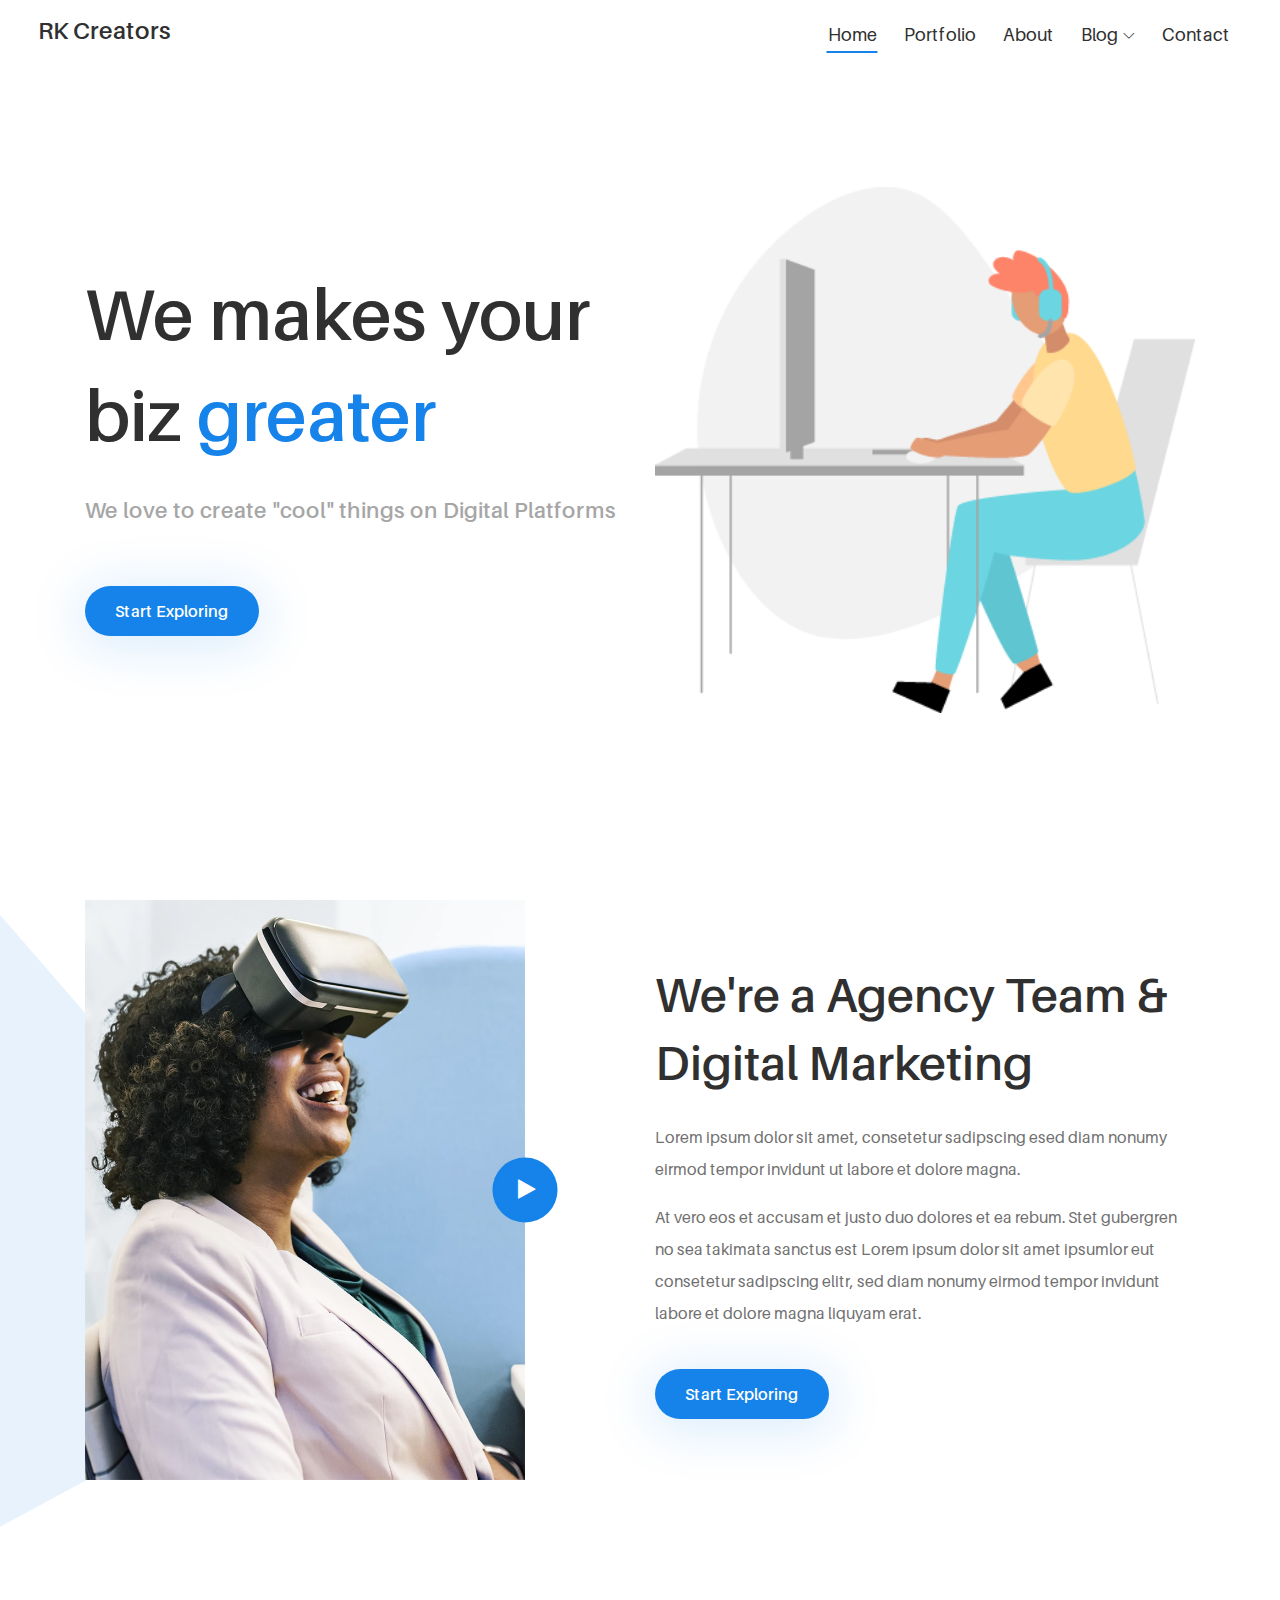
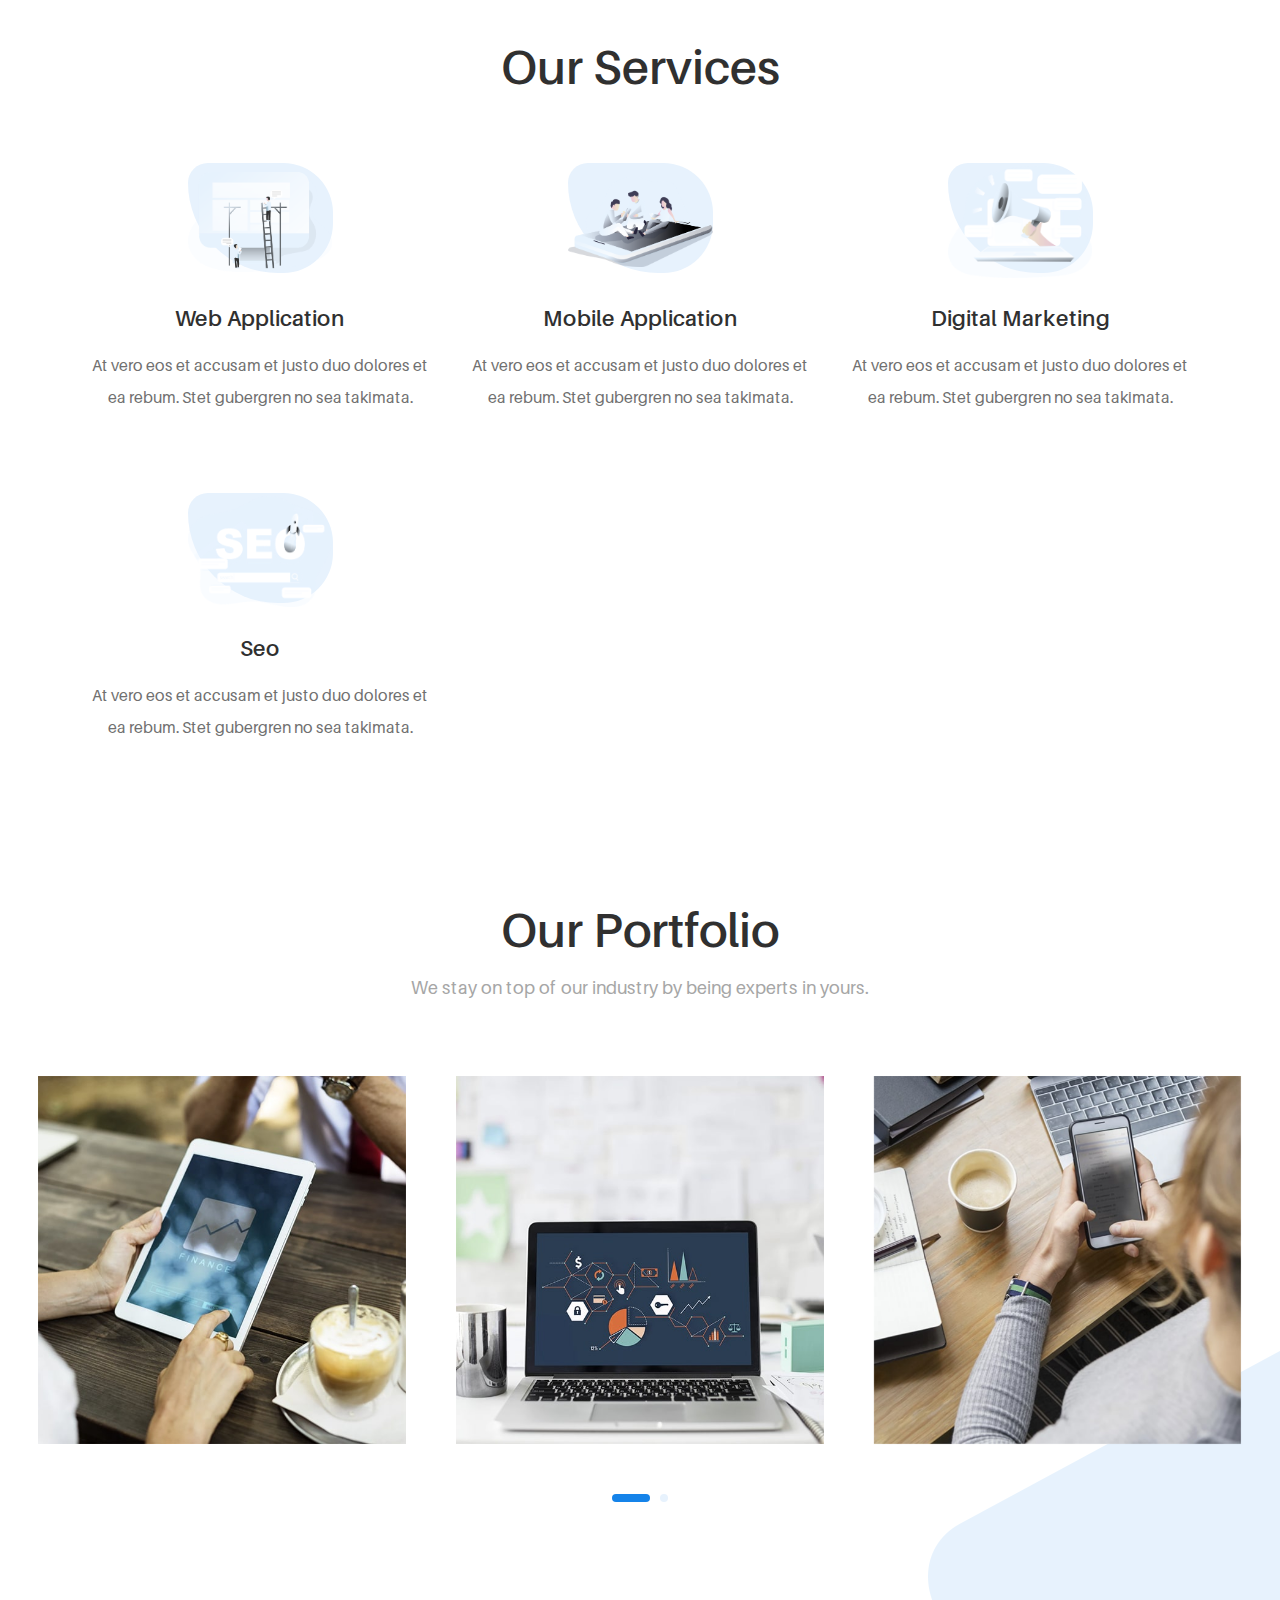
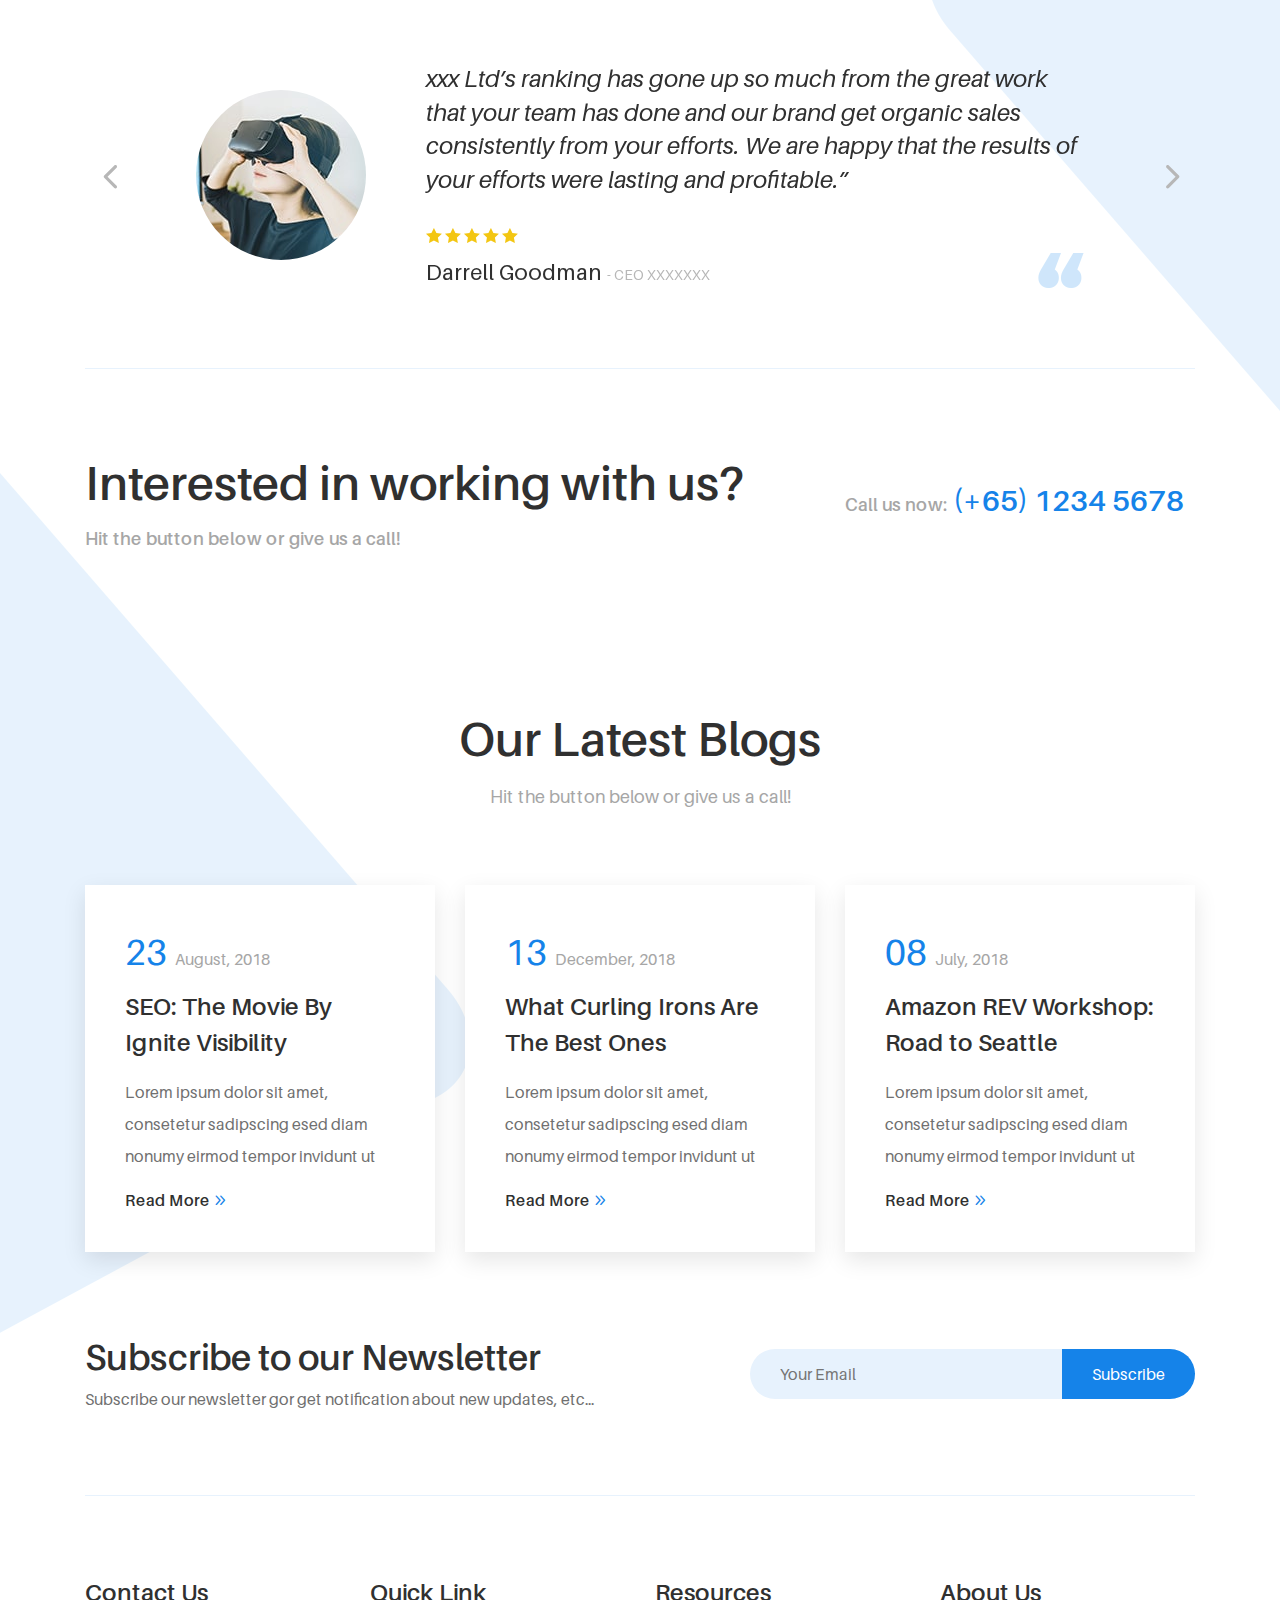
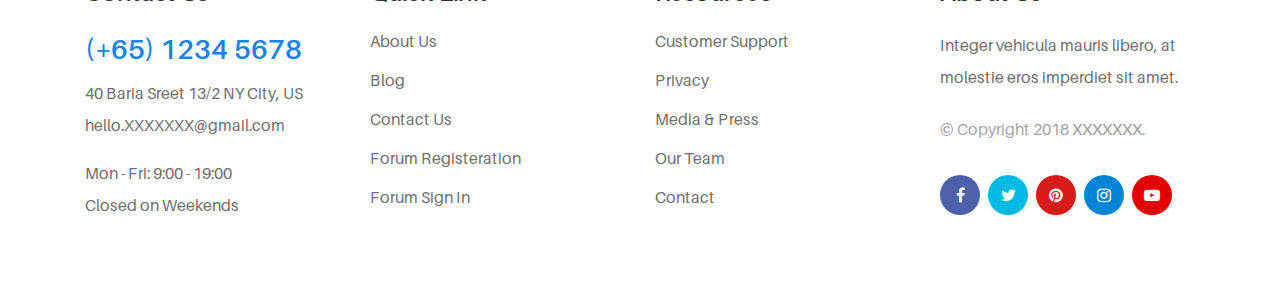
<file: index.html>
<!DOCTYPE html>
<html lang="en">

<head>
    <meta charset="UTF-8">
    <meta name="description" content="RK Creators">
    <meta http-equiv="X-UA-Compatible" content="IE=edge">
    <meta name="viewport" content="width=device-width, initial-scale=1, shrink-to-fit=no">

    <!-- Title -->
    <title>RK Creators</title>

    <!-- Favicon -->
    <link rel="icon" href="./img/core-img/favicon.ico">

    <!-- Core Stylesheet -->
    <link rel="stylesheet" href="style.css">

</head>

<body>
    <!-- Preloader -->
    <div id="preloader">
        <div class="wrapper">
            <div class="cssload-loader"></div>
        </div>
    </div>

    <!-- ***** Top Search Area Start ***** -->
    <div class="top-search-area">
        <!-- Search Modal -->
        <div class="modal fade" id="searchModal" tabindex="-1" role="dialog" aria-hidden="true">
            <div class="modal-dialog modal-dialog-centered" role="document">
                <div class="modal-content">
                    <div class="modal-body">
                        <!-- Close Button -->
                        <button type="button" class="btn close-btn" data-dismiss="modal"><i class="fa fa-times"></i></button>
                        <!-- Form -->
                        <form action="index.html" method="post">
                            <input type="search" name="top-search-bar" class="form-control" placeholder="Search and hit enter...">
                            <button type="submit">Search</button>
                        </form>
                    </div>
                </div>
            </div>
        </div>
    </div>
    <!-- ***** Top Search Area End ***** -->

    <!-- ***** Header Area Start ***** -->
    <header class="header-area">
        <!-- Main Header Start -->
        <div class="main-header-area">
            <div class="classy-nav-container breakpoint-off">
                <!-- Classy Menu -->
                <nav class="classy-navbar justify-content-between" id="uzaNav">

                    <!-- Logo -->
                    <a class="nav-brand" href="index.html"><h4>RK Creators</h4></a>

                    <!-- Navbar Toggler -->
                    <div class="classy-navbar-toggler">
                        <span class="navbarToggler"><span></span><span></span><span></span></span>
                    </div>

                    <!-- Menu -->
                    <div class="classy-menu">
                        <!-- Menu Close Button -->
                        <div class="classycloseIcon">
                            <div class="cross-wrap"><span class="top"></span><span class="bottom"></span></div>
                        </div>

                        <!-- Nav Start -->
                        <div class="classynav">
                            <ul id="nav">
                                <li class="current-item"><a href="./index.html">Home</a></li>
                                <li><a href="./portfolio.html">Portfolio</a></li>
                                <li><a href="./about.html">About</a></li>
                                <li><a href="#">Blog</a>
                                    <ul class="dropdown">
                                        <li><a href="./blog.html">- Blog</a></li>
                                        <li><a href="./single-blog.html">- Blog Details</a></li>
                                    </ul>
                                </li>
                                <li><a href="./contact.html">Contact</a></li>
                            </ul>
                        </div>
                        <!-- Nav End -->

                    </div>
                </nav>
            </div>
        </div>
    </header>
    <!-- ***** Header Area End ***** -->

    <!-- ***** Welcome Area Start ***** -->
    <section class="welcome-area">
        <div class="welcome-slides owl-carousel">

            <!-- Single Welcome Slide -->
            <div class="single-welcome-slide">
                <!-- Background Curve -->
                <div class="background-curve">
                    <!-- <img src="./img/core-img/curve-1.png" alt=""> -->
                </div>

                <!-- Welcome Content -->
                <div class="welcome-content h-100">
                    <div class="container h-100">
                        <div class="row h-100 align-items-center">
                            <!-- Welcome Text -->
                            <div class="col-12 col-md-6">
                                <div class="welcome-text">
                                    <h2 data-animation="fadeInUp" data-delay="100ms">We makes your <br> biz <span>greater</span></h2>
                                    <h5 data-animation="fadeInUp" data-delay="400ms">We love to create "cool" things on Digital Platforms</h5>
                                    <a href="#" class="btn uza-btn btn-2" data-animation="fadeInUp" data-delay="700ms">Start Exploring</a>
                                </div>
                            </div>
                            <!-- Welcome Thumbnail -->
                            <div class="col-12 col-md-6">
                                <div class="welcome-thumbnail">
                                    <img src="./img/web-img/gamer-colour-400px.png" alt="" data-animation="slideInRight" data-delay="400ms">
                                </div>
                            </div>
                        </div>
                    </div>
                </div>
            </div>

            <!-- Single Welcome Slide -->
            <div class="single-welcome-slide">
                <!-- Background Curve -->
                <div class="background-curve">
                    <!-- <img src="./img/core-img/curve-1.png" alt=""> -->
                </div>

                <!-- Welcome Content -->
                <div class="welcome-content h-100">
                    <div class="container h-100">
                        <div class="row h-100 align-items-center">
                            <!-- Welcome Text -->
                            <div class="col-12 col-md-6">
                                <div class="welcome-text">
                                    <h2 data-animation="fadeInUp" data-delay="100ms">We makes your <br> biz <span>greater</span></h2>
                                    <h5 data-animation="fadeInUp" data-delay="400ms">We love to create "cool" things on Digital Platforms</h5>
                                    <a href="#" class="btn uza-btn btn-2" data-animation="fadeInUp" data-delay="700ms">Start Exploring</a>
                                </div>
                            </div>
                            <!-- Welcome Thumbnail -->
                            <div class="col-12 col-md-6">
                                <div class="welcome-thumbnail">
                                    <img src="./img/web-img/gamer-colour-400px.png" alt="" data-animation="slideInRight" data-delay="400ms">
                                </div>
                            </div>
                        </div>
                    </div>
                </div>
            </div>

            <!-- Single Welcome Slide -->
            <div class="single-welcome-slide">
                <!-- Background Curve -->
                <div class="background-curve">
                    <!-- <img src="./img/core-img/curve-1.png" alt=""> -->
                </div>

                <!-- Welcome Content -->
                <div class="welcome-content h-100">
                    <div class="container h-100">
                        <div class="row h-100 align-items-center">
                            <!-- Welcome Text -->
                            <div class="col-12 col-md-6">
                                <div class="welcome-text">
                                    <h2 data-animation="fadeInUp" data-delay="100ms">We makes your <br> biz <span>greater</span></h2>
                                    <h5 data-animation="fadeInUp" data-delay="400ms">We love to create "cool" things on Digital Platforms</h5>
                                    <a href="#" class="btn uza-btn btn-2" data-animation="fadeInUp" data-delay="700ms">Start Exploring</a>
                                </div>
                            </div>
                            <!-- Welcome Thumbnail -->
                            <div class="col-12 col-md-6">
                                <div class="welcome-thumbnail">
                                    <img src="./img/web-img/revenue-graph-colour-400px.png" alt="" data-animation="slideInRight" data-delay="400ms">
                                </div>
                            </div>
                        </div>
                    </div>
                </div>
            </div>

        </div>
    </section>
    <!-- ***** Welcome Area End ***** -->

    <!-- ***** About Us Area Start ***** -->
    <section class="uza-about-us-area">
        <div class="container">
            <div class="row align-items-center">

                <!-- About Thumbnail -->
                <div class="col-12 col-md-6">
                    <div class="about-us-thumbnail mb-80">
                        <img src="./img/bg-img/2.jpg" alt="">
                        <!-- Video Area -->
                        <div class="uza-video-area hi-icon-effect-8">
                            <a href="https://www.youtube.com/watch?v=sSakBz_eYzQ" class="hi-icon video-play-btn"><i class="fa fa-play" aria-hidden="true"></i></a>
                        </div>
                    </div>
                </div>

                <!-- About Us Content -->
                <div class="col-12 col-md-6">
                    <div class="about-us-content mb-80">
                        <h2>We're a Agency Team &amp; Digital Marketing</h2>
                        <p>Lorem ipsum dolor sit amet, consetetur sadipscing esed diam nonumy eirmod tempor invidunt ut labore et dolore magna.</p>
                        <p>At vero eos et accusam et justo duo dolores et ea rebum. Stet gubergren no sea takimata sanctus est Lorem ipsum dolor sit amet ipsumlor eut consetetur sadipscing elitr, sed diam nonumy eirmod tempor invidunt labore et dolore magna
                            liquyam erat.</p>
                        <a href="#" class="btn uza-btn btn-2 mt-4">Start Exploring</a>
                    </div>
                </div>
            </div>
        </div>

        <!-- About Background Pattern -->
        <div class="about-bg-pattern">
            <img src="./img/core-img/curve-2.png" alt="">
        </div>
    </section>
    <!-- ***** About Us Area End ***** -->

    <!-- ***** Services Area Start ***** -->
    <section class="uza-services-area section-padding-80-0">
        <div class="container">
            <div class="row">
                <!-- Section Heading -->
                <div class="col-12">
                    <div class="section-heading text-center">
                        <h2>Our Services</h2>
                    </div>
                </div>
            </div>

            <div class="row">

                <!-- Single Service Area -->
                <div class="col-12 col-lg-4">
                    <div class="single-service-area mb-80">
                        <!-- Service Icon -->
                        <div class="service-icon">
                            <img src="./img/web-img/building_website.png" alt="">
                        </div>
                        <h5>Web Application</h5>
                        <p>At vero eos et accusam et justo duo dolores et ea rebum. Stet gubergren no sea takimata.</p>
                    </div>
                </div>

                <!-- Single Service Area -->
                <div class="col-12 col-lg-4">
                    <div class="single-service-area mb-80">
                        <!-- Service Icon -->
                        <div class="service-icon">
                            <img src="./img/web-img/mobile_testing.png" alt="">
                        </div>
                        <h5>Mobile Application</h5>
                        <p>At vero eos et accusam et justo duo dolores et ea rebum. Stet gubergren no sea takimata.</p>
                    </div>
                </div>

                <!-- Single Service Area -->
                <div class="col-12 col-lg-4">
                    <div class="single-service-area mb-80">
                        <!-- Service Icon -->
                        <div class="service-icon">
                            <img src="./img/web-img/marketing_2.png" alt="">
                        </div>
                        <h5>Digital Marketing</h5>
                        <p>At vero eos et accusam et justo duo dolores et ea rebum. Stet gubergren no sea takimata.</p>
                    </div>
                </div>

                 <!-- Single Service Area -->
                 <div class="col-12 col-lg-4">
                    <div class="single-service-area mb-80">
                        <!-- Service Icon -->
                        <div class="service-icon">
                            <img src="./img/web-img/seo.png" alt="">
                        </div>
                        <h5>Seo</h5>
                        <p>At vero eos et accusam et justo duo dolores et ea rebum. Stet gubergren no sea takimata.</p>
                    </div>
                </div>

            </div>
        </div>
    </section>
    <!-- ***** Services Area End ***** -->

    <!-- ***** Portfolio Area Start ***** -->
    <section class="uza-portfolio-area section-padding-80">
        <div class="container">
            <div class="row">
                <!-- Section Heading -->
                <div class="col-12">
                    <div class="section-heading text-center">
                        <h2>Our Portfolio</h2>
                        <p>We stay on top of our industry by being experts in yours.</p>
                    </div>
                </div>
            </div>
        </div>

        <div class="container-fluid">
            <div class="row">
                <!-- Portfolio Slides -->
                <div class="portfolio-sildes owl-carousel">

                    <!-- Single Portfolio Slide -->
                    <div class="single-portfolio-slide">
                        <img src="./img/bg-img/3.jpg" alt="">
                        <!-- Overlay Effect -->
                        <div class="overlay-effect">
                            <h4>Digital Marketing</h4>
                            <p>At vero eos et accusam et justo duo dolores et ea rebum. Stet gubergren no sea takimata sanctus est</p>
                        </div>
                        <!-- View More -->
                        <div class="view-more-btn">
                            <a href="#"><i class="arrow_right"></i></a>
                        </div>
                    </div>

                    <!-- Single Portfolio Slide -->
                    <div class="single-portfolio-slide">
                        <img src="./img/bg-img/4.jpg" alt="">
                        <!-- Overlay Effect -->
                        <div class="overlay-effect">
                            <h4>Digital Marketing</h4>
                            <p>At vero eos et accusam et justo duo dolores et ea rebum. Stet gubergren no sea takimata sanctus est</p>
                        </div>
                        <!-- View More -->
                        <div class="view-more-btn">
                            <a href="#"><i class="arrow_right"></i></a>
                        </div>
                    </div>

                    <!-- Single Portfolio Slide -->
                    <div class="single-portfolio-slide">
                        <img src="./img/bg-img/5.jpg" alt="">
                        <!-- Overlay Effect -->
                        <div class="overlay-effect">
                            <h4>Digital Marketing</h4>
                            <p>At vero eos et accusam et justo duo dolores et ea rebum. Stet gubergren no sea takimata sanctus est</p>
                        </div>
                        <!-- View More -->
                        <div class="view-more-btn">
                            <a href="#"><i class="arrow_right"></i></a>
                        </div>
                    </div>

                    <!-- Single Portfolio Slide -->
                    <div class="single-portfolio-slide">
                        <img src="./img/bg-img/6.jpg" alt="">
                        <!-- Overlay Effect -->
                        <div class="overlay-effect">
                            <h4>Digital Marketing</h4>
                            <p>At vero eos et accusam et justo duo dolores et ea rebum. Stet gubergren no sea takimata sanctus est</p>
                        </div>
                        <!-- View More -->
                        <div class="view-more-btn">
                            <a href="#"><i class="arrow_right"></i></a>
                        </div>
                    </div>

                    <!-- Single Portfolio Slide -->
                    <div class="single-portfolio-slide">
                        <img src="./img/bg-img/5.jpg" alt="">
                        <!-- Overlay Effect -->
                        <div class="overlay-effect">
                            <h4>Digital Marketing</h4>
                            <p>At vero eos et accusam et justo duo dolores et ea rebum. Stet gubergren no sea takimata sanctus est</p>
                        </div>
                        <!-- View More -->
                        <div class="view-more-btn">
                            <a href="#"><i class="arrow_right"></i></a>
                        </div>
                    </div>

                    <!-- Single Portfolio Slide -->
                    <div class="single-portfolio-slide">
                        <img src="./img/bg-img/6.jpg" alt="">
                        <!-- Overlay Effect -->
                        <div class="overlay-effect">
                            <h4>Digital Marketing</h4>
                            <p>At vero eos et accusam et justo duo dolores et ea rebum. Stet gubergren no sea takimata sanctus est</p>
                        </div>
                        <!-- View More -->
                        <div class="view-more-btn">
                            <a href="#"><i class="arrow_right"></i></a>
                        </div>
                    </div>

                </div>
            </div>
        </div>

        <!-- Client Feedback Area Start -->
        <div class="clients-feedback-area mt-80 section-padding-80 clearfix">
            <div class="container">
                <div class="row">
                    <div class="col-12">
                        <!-- Testimonial Slides -->
                        <div class="testimonial-slides owl-carousel">

                            <!-- Single Testimonial Slide -->
                            <div class="single-testimonial-slide d-flex align-items-center">
                                <!-- Testimonial Thumbnail -->
                                <div class="testimonial-thumbnail">
                                    <img src="./img/bg-img/7.jpg" alt="">
                                </div>
                                <!-- Testimonial Content -->
                                <div class="testimonial-content">
                                    <h4>xxx Ltd’s ranking has gone up so much from the great work that your team has done and our brand get organic sales consistently from your efforts. We are happy that the results of your efforts were lasting and profitable.”</h4>
                                    <!-- Ratings -->
                                    <div class="ratings">
                                        <i class="icon_star"></i>
                                        <i class="icon_star"></i>
                                        <i class="icon_star"></i>
                                        <i class="icon_star"></i>
                                        <i class="icon_star"></i>
                                    </div>
                                    <!-- Author Info -->
                                    <div class="author-info">
                                        <h5>Darrell Goodman <span>- CEO XXXXXXX</span></h5>
                                    </div>
                                    <!-- Quote Icon -->
                                    <div class="quote-icon"><img src="img/core-img/quote.png" alt=""></div>
                                </div>
                            </div>

                            <!-- Single Testimonial Slide -->
                            <div class="single-testimonial-slide d-flex align-items-center">
                                <!-- Testimonial Thumbnail -->
                                <div class="testimonial-thumbnail">
                                    <img src="./img/bg-img/23.jpg" alt="">
                                </div>
                                <!-- Testimonial Content -->
                                <div class="testimonial-content">
                                    <h4>xxx Ltd’s ranking has gone up so much from the great work that your team has done and our brand get organic sales consistently from your efforts. We are happy that the results of your efforts were lasting and profitable.”</h4>
                                    <!-- Ratings -->
                                    <div class="ratings">
                                        <i class="icon_star"></i>
                                        <i class="icon_star"></i>
                                        <i class="icon_star"></i>
                                        <i class="icon_star"></i>
                                        <i class="icon_star"></i>
                                    </div>
                                    <!-- Author Info -->
                                    <div class="author-info">
                                        <h5>Darrell Goodman <span>- CEO XXXXXXX</span></h5>
                                    </div>
                                    <!-- Quote Icon -->
                                    <div class="quote-icon"><img src="img/core-img/quote.png" alt=""></div>
                                </div>
                            </div>

                            <!-- Single Testimonial Slide -->
                            <div class="single-testimonial-slide d-flex align-items-center">
                                <!-- Testimonial Thumbnail -->
                                <div class="testimonial-thumbnail">
                                    <img src="./img/bg-img/24.jpg" alt="">
                                </div>
                                <!-- Testimonial Content -->
                                <div class="testimonial-content">
                                    <h4>xxx Ltd’s ranking has gone up so much from the great work that your team has done and our brand get organic sales consistently from your efforts. We are happy that the results of your efforts were lasting and profitable.”</h4>
                                    <!-- Ratings -->
                                    <div class="ratings">
                                        <i class="icon_star"></i>
                                        <i class="icon_star"></i>
                                        <i class="icon_star"></i>
                                        <i class="icon_star"></i>
                                        <i class="icon_star"></i>
                                    </div>
                                    <!-- Author Info -->
                                    <div class="author-info">
                                        <h5>Darrell Goodman <span>- CEO XXXXXXX</span></h5>
                                    </div>
                                    <!-- Quote Icon -->
                                    <div class="quote-icon"><img src="img/core-img/quote.png" alt=""></div>
                                </div>
                            </div>

                        </div>
                    </div>
                </div>
            </div>
        </div>
        <!-- Client Feedback Area End -->

        <!-- Border -->
        <div class="container">
            <div class="border-line"></div>
        </div>

        <!-- Background Curve -->
        <div class="portfolio-bg-curve">
            <img src="./img/core-img/curve-3.png" alt="">
        </div>
    </section>
    <!-- ***** Portfolio Area End ***** -->

    <!-- ***** Blog Area Start ***** -->
    <section class="uza-blog-area">
        <!-- Background Curve -->
        <div class="blog-bg-curve">
            <img src="./img/core-img/curve-4.png" alt="">
        </div>

        <!-- CTA Area Start -->
        <div class="uza-cta-area section-padding-0-80">
            <div class="container">
                <div class="row align-items-center">
                    <div class="col-12 col-lg-8">
                        <div class="cta-content mb-80">
                            <h2>Interested in working with us?</h2>
                            <h6>Hit the button below or give us a call!</h6>
                        </div>
                    </div>

                    <div class="col-12 col-lg-4">
                        <div class="cta-content mb-80">
                            <div class="call-now-btn">
                                <a href="#"><span>Call us now:</span> (+65) 1234 5678</a>
                            </div>
                        </div>
                    </div>
                </div>
            </div>
        </div>
        <!-- CTA Area End -->

        <div class="container">
            <div class="row">
                <!-- Section Heading -->
                <div class="col-12">
                    <div class="section-heading text-center">
                        <h2>Our Latest Blogs</h2>
                        <p>Hit the button below or give us a call!</p>
                    </div>
                </div>
            </div>

            <div class="row">

                <!-- Single Blog Post -->
                <div class="col-12 col-lg-4">
                    <div class="single-blog-post bg-img mb-80" style="background-image: url(./img/bg-img/8.jpg);">
                        <!-- Post Content -->
                        <div class="post-content">
                            <span class="post-date"><span>23</span> August, 2018</span>
                            <a href="#" class="post-title">SEO: The Movie By Ignite Visibility</a>
                            <p>Lorem ipsum dolor sit amet, consetetur sadipscing esed diam nonumy eirmod tempor invidunt ut</p>
                            <a href="#" class="read-more-btn">Read More <i class="arrow_carrot-2right"></i></a>
                        </div>
                    </div>
                </div>

                <!-- Single Blog Post -->
                <div class="col-12 col-lg-4">
                    <div class="single-blog-post bg-img mb-80" style="background-image: url(./img/bg-img/9.jpg);">
                        <!-- Post Content -->
                        <div class="post-content">
                            <span class="post-date"><span>13</span> December, 2018</span>
                            <a href="#" class="post-title">What Curling Irons Are The Best Ones</a>
                            <p>Lorem ipsum dolor sit amet, consetetur sadipscing esed diam nonumy eirmod tempor invidunt ut</p>
                            <a href="#" class="read-more-btn">Read More <i class="arrow_carrot-2right"></i></a>
                        </div>
                    </div>
                </div>

                <!-- Single Blog Post -->
                <div class="col-12 col-lg-4">
                    <div class="single-blog-post bg-img mb-80" style="background-image: url(./img/bg-img/10.jpg);">
                        <!-- Post Content -->
                        <div class="post-content">
                            <span class="post-date"><span>08</span> July, 2018</span>
                            <a href="#" class="post-title">Amazon REV Workshop: Road to Seattle</a>
                            <p>Lorem ipsum dolor sit amet, consetetur sadipscing esed diam nonumy eirmod tempor invidunt ut</p>
                            <a href="#" class="read-more-btn">Read More <i class="arrow_carrot-2right"></i></a>
                        </div>
                    </div>
                </div>

            </div>
        </div>
    </section>
    <!-- ***** Blog Area End ***** -->

    <!-- ***** Newsletter Area Start ***** -->
    <section class="uza-newsletter-area">
        <div class="container">
            <div class="row align-items-center justify-content-between">
                <!-- Newsletter Content -->
                <div class="col-12 col-md-6 col-lg-6">
                    <div class="nl-content mb-80">
                        <h2>Subscribe to our Newsletter</h2>
                        <p>Subscribe our newsletter gor get notification about new updates, etc...</p>
                    </div>
                </div>
                <!-- Newsletter Form -->
                <div class="col-12 col-md-6 col-lg-5">
                    <div class="nl-form mb-80">
                        <form action="#" method="post">
                            <input type="email" name="nl-email" value="" placeholder="Your Email">
                            <button type="submit">Subscribe</button>
                        </form>
                    </div>
                </div>
            </div>
            <!-- Border Bottom -->
            <div class="border-line"></div>
        </div>
    </section>
    <!-- ***** Newsletter Area End ***** -->

    <!-- ***** Footer Area Start ***** -->
    <footer class="footer-area section-padding-80-0">
        <div class="container">
            <div class="row justify-content-between">

                <!-- Single Footer Widget -->
                <div class="col-12 col-sm-6 col-lg-3">
                    <div class="single-footer-widget mb-80">
                        <!-- Widget Title -->
                        <h4 class="widget-title">Contact Us</h4>

                        <!-- Footer Content -->
                        <div class="footer-content mb-15">
                            <h3>(+65) 1234 5678</h3>
                            <p>40 Baria Sreet 13/2 NY City, US <br> hello.XXXXXXX@gmail.com</p>
                        </div>
                        <p class="mb-0">Mon - Fri: 9:00 - 19:00 <br>
                            Closed on Weekends</p>
                    </div>
                </div>

                <!-- Single Footer Widget -->
                <div class="col-12 col-sm-6 col-lg-3">
                    <div class="single-footer-widget mb-80">
                        <!-- Widget Title -->
                        <h4 class="widget-title">Quick Link</h4>

                        <!-- Nav -->
                        <nav>
                            <ul class="our-link">
                                <li><a href="#">About Us</a></li>
                                <li><a href="#">Blog</a></li>
                                <li><a href="#">Contact Us</a></li>
                                <li><a href="#">Forum Registeration</a></li>
                                <li><a href="#">Forum Sign In</a></li>
                            </ul>
                        </nav>
                    </div>
                </div>

                <!-- Single Footer Widget -->
                <div class="col-12 col-sm-6 col-lg-3">
                    <div class="single-footer-widget mb-80">
                        <!-- Widget Title -->
                        <h4 class="widget-title">Resources</h4>

                        <!-- Nav -->
                        <nav>
                            <ul class="our-link">
                                <li><a href="#">Customer Support</a></li>
                                <li><a href="#">Privacy</a></li>
                                <li><a href="#">Media &amp; Press</a></li>
                                <li><a href="#">Our Team</a></li>
                                <li><a href="#">Contact</a></li>
                            </ul>
                        </nav>
                    </div>
                </div>

                <!-- Single Footer Widget -->
                <div class="col-12 col-sm-6 col-lg-3">
                    <div class="single-footer-widget mb-80">
                        <!-- Widget Title -->
                        <h4 class="widget-title">About Us</h4>
                        <p>Integer vehicula mauris libero, at molestie eros imperdiet sit amet.</p>

                        <!-- Copywrite Text -->
                        <div class="copywrite-text mb-30">
                            <p>&copy; Copyright 2018 <a href="#">XXXXXXX</a>.</p>
                        </div>

                        <!-- Social Info -->
                        <div class="footer-social-info">
                            <a href="#" class="facebook" data-toggle="tooltip" data-placement="top" title="Facebook"><i class="fa fa-facebook"></i></a>
                            <a href="#" class="twitter" data-toggle="tooltip" data-placement="top" title="Twitter"><i class="fa fa-twitter"></i></a>
                            <a href="#" class="pinterest" data-toggle="tooltip" data-placement="top" title="Pinterest"><i class="fa fa-pinterest"></i></a>
                            <a href="#" class="instagram" data-toggle="tooltip" data-placement="top" title="Instagram"><i class="fa fa-instagram"></i></a>
                            <a href="#" class="youtube" data-toggle="tooltip" data-placement="top" title="YouTube"><i class="fa fa-youtube-play"></i></a>
                        </div>
                    </div>
                </div>

            </div>



        </div>
    </footer>
    <!-- ***** Footer Area End ***** -->

    <!-- ******* All JS Files ******* -->
    <!-- jQuery js -->
    <script src="js/jquery.min.js"></script>
    <!-- Popper js -->
    <script src="js/popper.min.js"></script>
    <!-- Bootstrap js -->
    <script src="js/bootstrap.min.js"></script>
    <!-- All js -->
    <script src="js/uza.bundle.js"></script>
    <!-- Active js -->
    <script src="js/default-assets/active.js"></script>

</body>

</html>
</file>
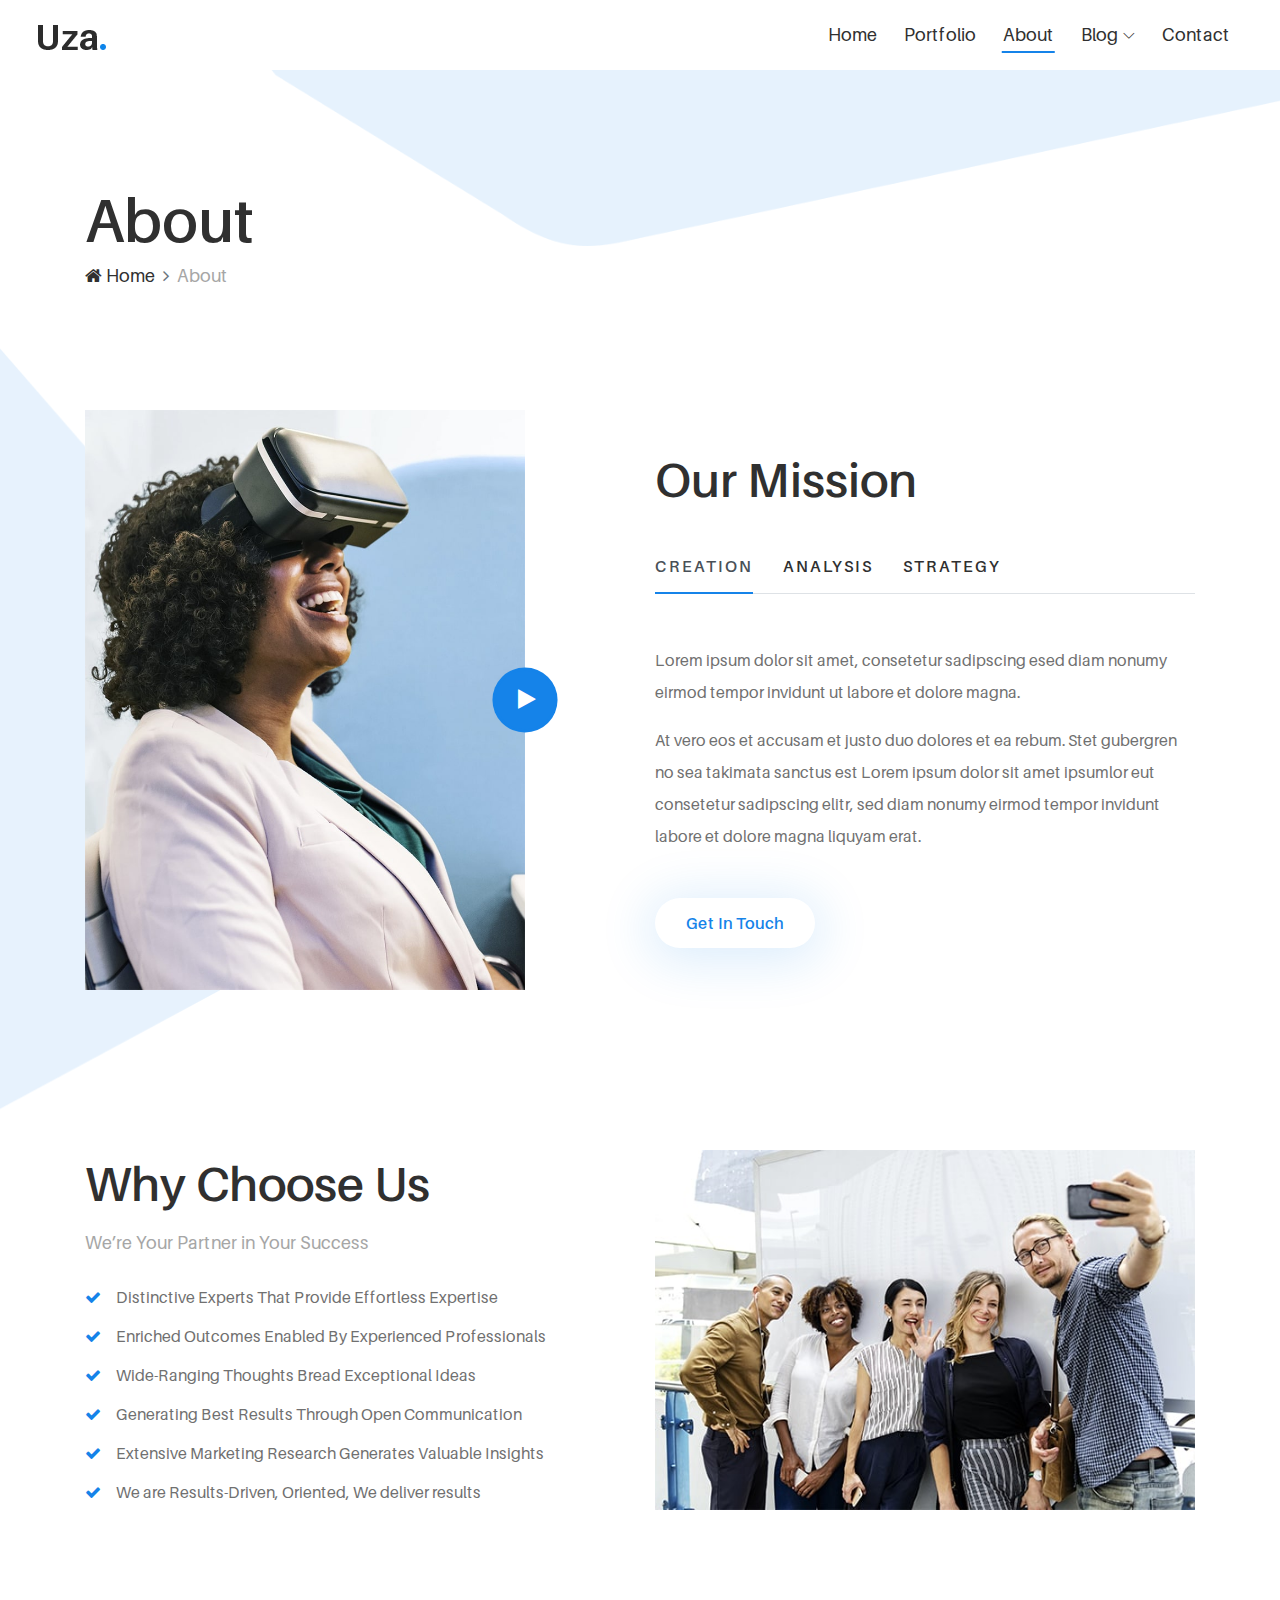
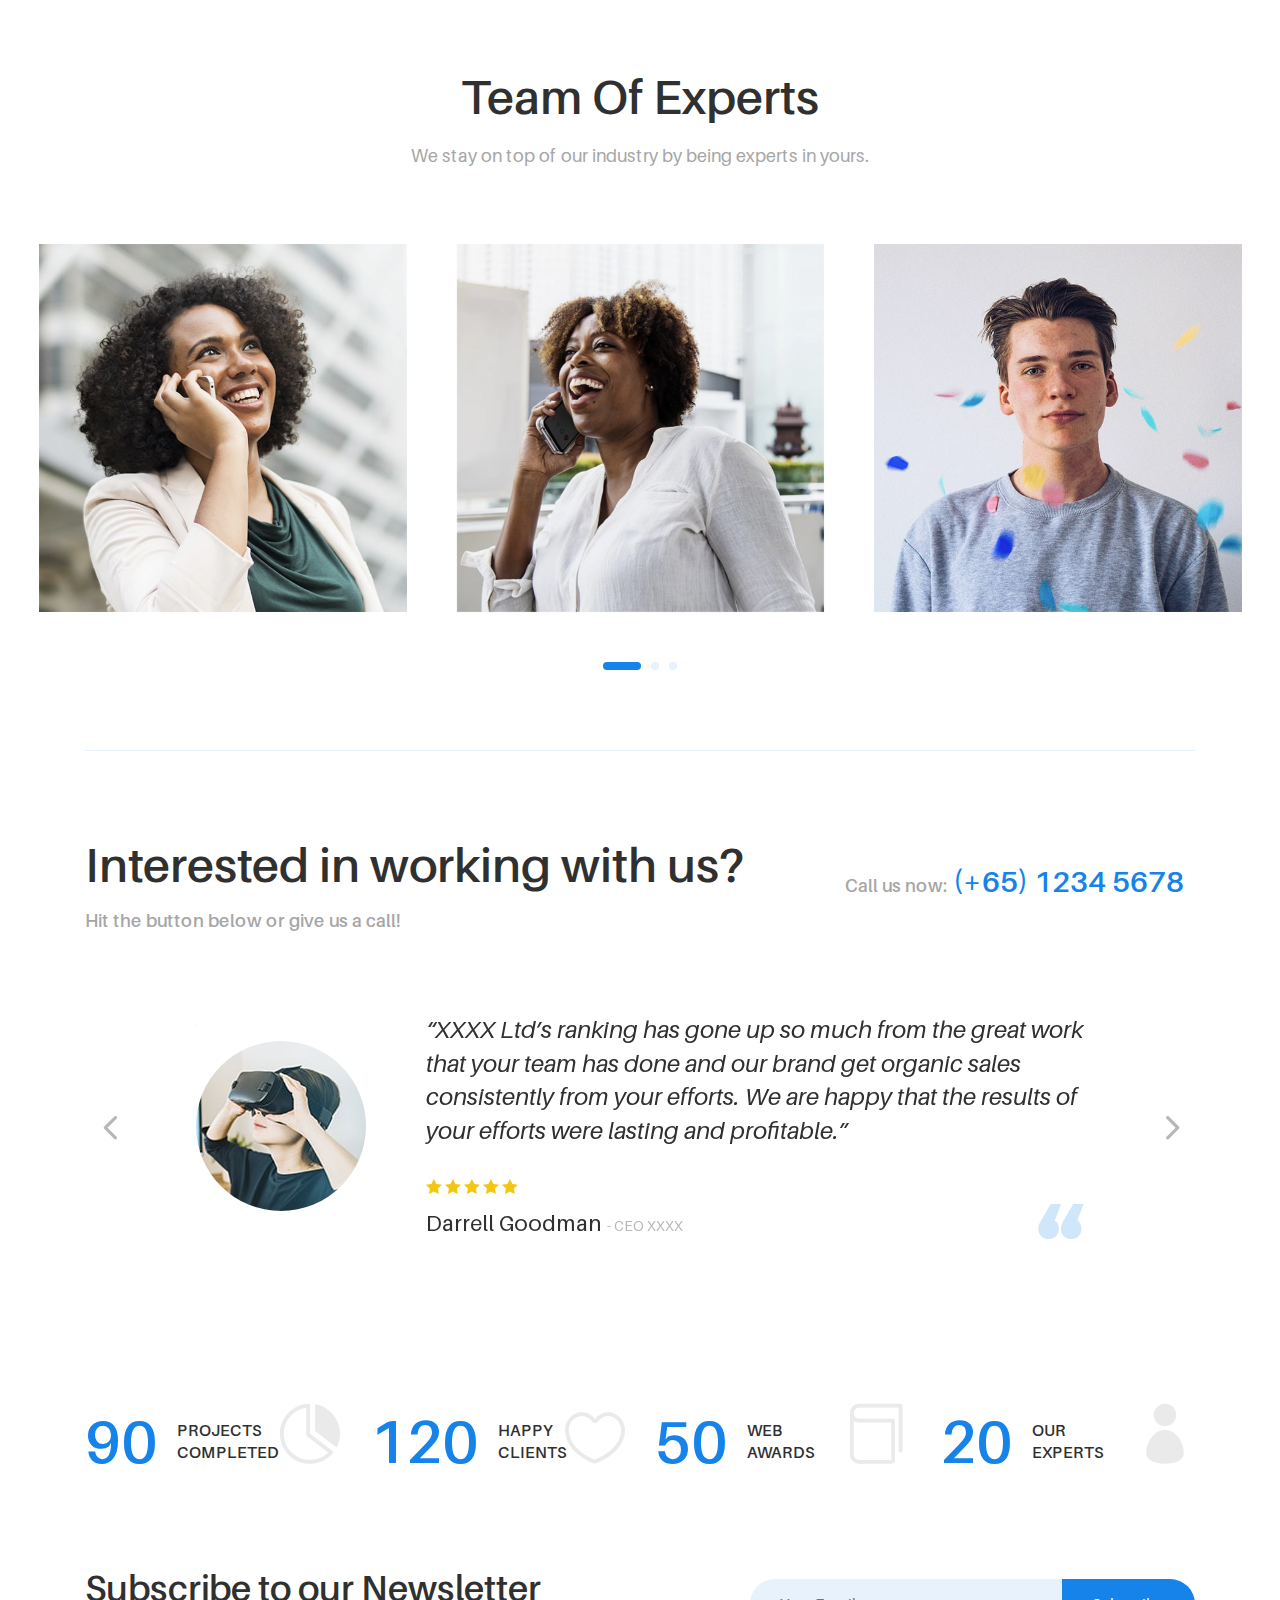
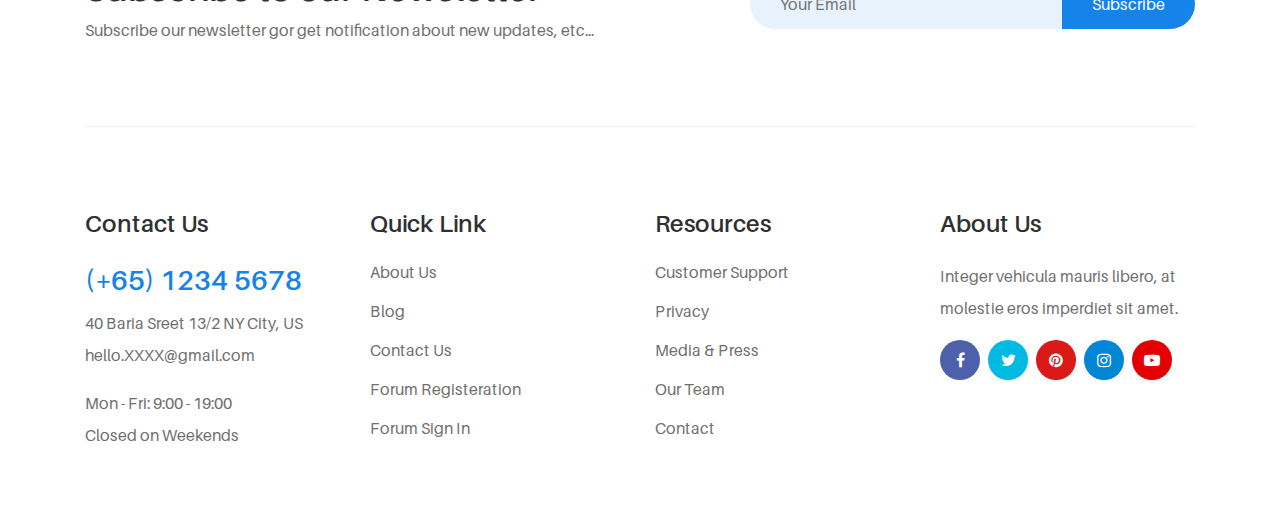
<file: about.html>
<!DOCTYPE html>
<html lang="en">

<head>
    <meta charset="UTF-8">
    <meta name="description" content="FutureComp - Model Agency HTML5 Template">
    <meta http-equiv="X-UA-Compatible" content="IE=edge">
    <meta name="viewport" content="width=device-width, initial-scale=1, shrink-to-fit=no">

    <!-- Title -->
    <title>FutureComp - Creative Agency HTML5 Template</title>

    <!-- Favicon -->
    <link rel="icon" href="./img/core-img/favicon.ico">

    <!-- Core Stylesheet -->
    <link rel="stylesheet" href="style.css">

</head>

<body>
    <!-- Preloader -->
    <div id="preloader">
        <div class="wrapper">
            <div class="cssload-loader"></div>
        </div>
    </div>

    <!-- ***** Top Search Area Start ***** -->
    <div class="top-search-area">
        <!-- Search Modal -->
        <div class="modal fade" id="searchModal" tabindex="-1" role="dialog" aria-hidden="true">
            <div class="modal-dialog modal-dialog-centered" role="document">
                <div class="modal-content">
                    <div class="modal-body">
                        <!-- Close Button -->
                        <button type="button" class="btn close-btn" data-dismiss="modal"><i class="fa fa-times"></i></button>
                        <!-- Form -->
                        <form action="index.html" method="post">
                            <input type="search" name="top-search-bar" class="form-control" placeholder="Search and hit enter...">
                            <button type="submit">Search</button>
                        </form>
                    </div>
                </div>
            </div>
        </div>
    </div>
    <!-- ***** Top Search Area End ***** -->

    <!-- ***** Header Area Start ***** -->
    <header class="header-area">
        <!-- Main Header Start -->
        <div class="main-header-area">
            <div class="classy-nav-container breakpoint-off">
                <!-- Classy Menu -->
                <nav class="classy-navbar justify-content-between" id="uzaNav">

                    <!-- Logo -->
                    <a class="nav-brand" href="index.html"><img src="./img/core-img/logo.png" alt=""></a>

                    <!-- Navbar Toggler -->
                    <div class="classy-navbar-toggler">
                        <span class="navbarToggler"><span></span><span></span><span></span></span>
                    </div>

                    <!-- Menu -->
                    <div class="classy-menu">
                        <!-- Menu Close Button -->
                        <div class="classycloseIcon">
                            <div class="cross-wrap"><span class="top"></span><span class="bottom"></span></div>
                        </div>

                        <!-- Nav Start -->
                        <div class="classynav">
                            <ul id="nav">
                                <li><a href="./index.html">Home</a></li>
                                <li><a href="./portfolio.html">Portfolio</a></li>
                                <li class="current-item"><a href="./about.html">About</a></li>
                                <li><a href="#">Blog</a>
                                    <ul class="dropdown">
                                        <li><a href="./blog.html">- Blog</a></li>
                                        <li><a href="./single-blog.html">- Blog Details</a></li>
                                    </ul>
                                </li>
                                <li><a href="./contact.html">Contact</a></li>
                            </ul>
                        </div>
                        <!-- Nav End -->

                    </div>
                </nav>
            </div>
        </div>
    </header>
    <!-- ***** Header Area End ***** -->

    <!-- ***** Breadcrumb Area Start ***** -->
    <div class="breadcrumb-area">
        <div class="container h-100">
            <div class="row h-100 align-items-end">
                <div class="col-12">
                    <div class="breadcumb--con">
                        <h2 class="title">About</h2>
                        <nav aria-label="breadcrumb">
                            <ol class="breadcrumb">
                                <li class="breadcrumb-item"><a href="#"><i class="fa fa-home"></i> Home</a></li>
                                <li class="breadcrumb-item active" aria-current="page">About</li>
                            </ol>
                        </nav>
                    </div>
                </div>
            </div>
        </div>

        <!-- Background Curve -->
        <div class="breadcrumb-bg-curve">
            <img src="./img/core-img/curve-5.png" alt="">
        </div>
    </div>
    <!-- ***** Breadcrumb Area End ***** -->

    <!-- ***** About Us Area Start ***** -->
    <section class="uza-about-us-area section-padding-80">
        <div class="container">
            <div class="row align-items-center">
                <!-- About Thumbnail -->
                <div class="col-12 col-lg-6">
                    <div class="about-us-thumbnail mb-80">
                        <img src="./img/bg-img/2.jpg" alt="">
                        <!-- Video Area -->
                        <div class="uza-video-area hi-icon-effect-8">
                            <a href="https://www.youtube.com/watch?v=sSakBz_eYzQ" class="hi-icon video-play-btn"><i class="fa fa-play" aria-hidden="true"></i></a>
                        </div>
                    </div>
                </div>

                <!-- About Us Content -->
                <div class="col-12 col-lg-6">
                    <div class="section-heading mb-5">
                        <h2>Our Mission</h2>
                    </div>

                    <div class="about-us-content mb-80">
                        <div class="about-tab-area">
                            <ul class="nav nav-tabs mb-50" id="mona_modelTab" role="tablist">
                                <li class="nav-item">
                                    <a class="nav-link active" id="tab1" data-toggle="tab" href="#tab-1" role="tab" aria-controls="tab-1" aria-selected="true">CREATION</a>
                                </li>
                                <li class="nav-item">
                                    <a class="nav-link" id="tab2" data-toggle="tab" href="#tab-2" role="tab" aria-controls="tab-2" aria-selected="false"> ANALYSIS</a>
                                </li>
                                <li class="nav-item">
                                    <a class="nav-link" id="tab3" data-toggle="tab" href="#tab-3" role="tab" aria-controls="tab-3" aria-selected="false">STRATEGY</a>
                                </li>
                            </ul>
                        </div>

                        <!-- Mona Tab Content -->
                        <div class="about-tab-content">
                            <div class="tab-content" id="mona_modelTabContent">
                                <div class="tab-pane fade show active" id="tab-1" role="tabpanel" aria-labelledby="tab1">
                                    <!-- Tab Content Text -->
                                    <div class="tab-content-text">
                                        <p>Lorem ipsum dolor sit amet, consetetur sadipscing esed diam nonumy eirmod tempor invidunt ut labore et dolore magna.</p>
                                        <p>At vero eos et accusam et justo duo dolores et ea rebum. Stet gubergren no sea takimata sanctus est Lorem ipsum dolor sit amet ipsumlor eut consetetur sadipscing elitr, sed diam nonumy eirmod tempor invidunt labore et dolore magna liquyam erat.</p>
                                        <a href="#" class="btn uza-btn mt-30">Get In Touch</a>
                                    </div>
                                </div>

                                <div class="tab-pane fade" id="tab-2" role="tabpanel" aria-labelledby="tab2">
                                    <!-- Tab Content Text -->
                                    <div class="tab-content-text">
                                        <p>At vero eos et accusam et justo duo dolores et ea rebum. Stet gubergren no sea takimata sanctus est Lorem ipsum dolor sit amet ipsumlor eut consetetur sadipscing elitr, sed diam nonumy eirmod tempor invidunt labore et dolore magna liquyam erat.</p>
                                        <p>Lorem ipsum dolor sit amet, consetetur sadipscing esed diam nonumy eirmod tempor invidunt ut labore et dolore magna.</p>
                                        <a href="#" class="btn uza-btn mt-30">Get In Touch</a>
                                    </div>
                                </div>

                                <div class="tab-pane fade" id="tab-3" role="tabpanel" aria-labelledby="tab3">
                                    <!-- Tab Content Text -->
                                    <div class="tab-content-text">
                                        <p>At vero eos et accusam et justo duo dolores et ea rebum. Stet gubergren no sea takimata. Lorem ipsum dolor sit amet, consetetur sadipscing esed diam nonumy eirmod tempor invidunt ut labore et dolore magna.</p>
                                        <p>sanctus est Lorem ipsum dolor sit amet ipsumlor eut consetetur sadipscing elitr, sed diam nonumy eirmod tempor invidunt labore et dolore magna liquyam erat.</p>
                                        <a href="#" class="btn uza-btn mt-30">Get In Touch</a>
                                    </div>
                                </div>
                            </div>
                        </div>
                    </div>
                </div>
            </div>
        </div>

        <!-- About Background Pattern -->
        <div class="about-bg-pattern">
            <img src="./img/core-img/curve-2.png" alt="">
        </div>
    </section>
    <!-- ***** About Us Area End ***** -->

    <!-- ***** Why Choose Us Area Start ***** -->
    <section class="uza-why-choose-us-area">
        <div class="container">
            <div class="row align-items-center">
                <!-- Choose Us Content -->
                <div class="col-12 col-lg-6">
                    <div class="choose-us-content mb-80">
                        <div class="section-heading mb-4">
                            <h2>Why Choose Us</h2>
                            <p>We’re Your Partner in Your Success</p>
                        </div>
                        <ul>
                            <li><i class="fa fa-check" aria-hidden="true"></i> Distinctive Experts That Provide Effortless Expertise</li>
                            <li><i class="fa fa-check" aria-hidden="true"></i> Enriched Outcomes Enabled By Experienced Professionals</li>
                            <li><i class="fa fa-check" aria-hidden="true"></i> Wide-Ranging Thoughts Bread Exceptional Ideas</li>
                            <li><i class="fa fa-check" aria-hidden="true"></i> Generating Best Results Through Open Communication</li>
                            <li><i class="fa fa-check" aria-hidden="true"></i> Extensive Marketing Research Generates Valuable Insights</li>
                            <li><i class="fa fa-check" aria-hidden="true"></i> We are Results-Driven, Oriented, We deliver results</li>
                        </ul>
                    </div>
                </div>
                <!-- Choose Us Thumbnail -->
                <div class="col-12 col-lg-6">
                    <div class="choose-us-thumbnail mb-80">
                        <img class="w-100" src="img/bg-img/22.jpg" alt="">
                    </div>
                </div>
            </div>
        </div>
    </section>
    <!-- ***** Why Choose Us Area End ***** -->

    <!-- ***** Team Member Area Start ***** -->
    <section class="uza-portfolio-area section-padding-80">
        <div class="container">
            <div class="row">
                <!-- Section Heading -->
                <div class="col-12">
                    <div class="section-heading text-center">
                        <h2>Team of Experts</h2>
                        <p>We stay on top of our industry by being experts in yours.</p>
                    </div>
                </div>
            </div>
        </div>

        <div class="container-fluid">
            <div class="row">
                <!-- Team Member Slides -->
                <div class="team-sildes owl-carousel">

                    <!-- Single Team Slide -->
                    <div class="single-team-slide">
                        <img src="./img/bg-img/18.jpg" alt="">
                        <!-- Overlay Effect -->
                        <div class="overlay-effect">
                            <h6>DESIGNER</h6>
                            <h4>Roger Black</h4>
                            <p>At vero eos et accusam et justo duo dolores et ea rebum. Stet gubergren no sea takimata sanctus est.</p>
                        </div>
                        <!-- Social Info -->
                        <div class="team-social-info">
                            <a href="#" class="facebook" data-toggle="tooltip" data-placement="top" title="Facebook"><i class="fa fa-facebook"></i></a>
                            <a href="#" class="twitter" data-toggle="tooltip" data-placement="top" title="Twitter"><i class="fa fa-twitter"></i></a>
                            <a href="#" class="pinterest" data-toggle="tooltip" data-placement="top" title="Pinterest"><i class="fa fa-pinterest"></i></a>
                            <a href="#" class="instagram" data-toggle="tooltip" data-placement="top" title="Instagram"><i class="fa fa-instagram"></i></a>
                            <a href="#" class="youtube" data-toggle="tooltip" data-placement="top" title="YouTube"><i class="fa fa-youtube-play"></i></a>
                        </div>
                    </div>

                    <!-- Single Team Slide -->
                    <div class="single-team-slide">
                        <img src="./img/bg-img/19.jpg" alt="">
                        <!-- Overlay Effect -->
                        <div class="overlay-effect">
                            <h6>DESIGNER</h6>
                            <h4>Roger Black</h4>
                            <p>At vero eos et accusam et justo duo dolores et ea rebum. Stet gubergren no sea takimata sanctus est.</p>
                        </div>
                        <!-- Social Info -->
                        <div class="team-social-info">
                            <a href="#" class="facebook" data-toggle="tooltip" data-placement="top" title="Facebook"><i class="fa fa-facebook"></i></a>
                            <a href="#" class="twitter" data-toggle="tooltip" data-placement="top" title="Twitter"><i class="fa fa-twitter"></i></a>
                            <a href="#" class="pinterest" data-toggle="tooltip" data-placement="top" title="Pinterest"><i class="fa fa-pinterest"></i></a>
                            <a href="#" class="instagram" data-toggle="tooltip" data-placement="top" title="Instagram"><i class="fa fa-instagram"></i></a>
                            <a href="#" class="youtube" data-toggle="tooltip" data-placement="top" title="YouTube"><i class="fa fa-youtube-play"></i></a>
                        </div>
                    </div>

                    <!-- Single Team Slide -->
                    <div class="single-team-slide">
                        <img src="./img/bg-img/20.jpg" alt="">
                        <!-- Overlay Effect -->
                        <div class="overlay-effect">
                            <h6>DESIGNER</h6>
                            <h4>Roger Black</h4>
                            <p>At vero eos et accusam et justo duo dolores et ea rebum. Stet gubergren no sea takimata sanctus est.</p>
                        </div>
                        <!-- Social Info -->
                        <div class="team-social-info">
                            <a href="#" class="facebook" data-toggle="tooltip" data-placement="top" title="Facebook"><i class="fa fa-facebook"></i></a>
                            <a href="#" class="twitter" data-toggle="tooltip" data-placement="top" title="Twitter"><i class="fa fa-twitter"></i></a>
                            <a href="#" class="pinterest" data-toggle="tooltip" data-placement="top" title="Pinterest"><i class="fa fa-pinterest"></i></a>
                            <a href="#" class="instagram" data-toggle="tooltip" data-placement="top" title="Instagram"><i class="fa fa-instagram"></i></a>
                            <a href="#" class="youtube" data-toggle="tooltip" data-placement="top" title="YouTube"><i class="fa fa-youtube-play"></i></a>
                        </div>
                    </div>

                    <!-- Single Team Slide -->
                    <div class="single-team-slide">
                        <img src="./img/bg-img/21.jpg" alt="">
                        <!-- Overlay Effect -->
                        <div class="overlay-effect">
                            <h6>DESIGNER</h6>
                            <h4>Roger Black</h4>
                            <p>At vero eos et accusam et justo duo dolores et ea rebum. Stet gubergren no sea takimata sanctus est.</p>
                        </div>
                        <!-- Social Info -->
                        <div class="team-social-info">
                            <a href="#" class="facebook" data-toggle="tooltip" data-placement="top" title="Facebook"><i class="fa fa-facebook"></i></a>
                            <a href="#" class="twitter" data-toggle="tooltip" data-placement="top" title="Twitter"><i class="fa fa-twitter"></i></a>
                            <a href="#" class="pinterest" data-toggle="tooltip" data-placement="top" title="Pinterest"><i class="fa fa-pinterest"></i></a>
                            <a href="#" class="instagram" data-toggle="tooltip" data-placement="top" title="Instagram"><i class="fa fa-instagram"></i></a>
                            <a href="#" class="youtube" data-toggle="tooltip" data-placement="top" title="YouTube"><i class="fa fa-youtube-play"></i></a>
                        </div>
                    </div>

                    <!-- Single Team Slide -->
                    <div class="single-team-slide">
                        <img src="./img/bg-img/18.jpg" alt="">
                        <!-- Overlay Effect -->
                        <div class="overlay-effect">
                            <h6>DESIGNER</h6>
                            <h4>Roger Black</h4>
                            <p>At vero eos et accusam et justo duo dolores et ea rebum. Stet gubergren no sea takimata sanctus est.</p>
                        </div>
                        <!-- Social Info -->
                        <div class="team-social-info">
                            <a href="#" class="facebook" data-toggle="tooltip" data-placement="top" title="Facebook"><i class="fa fa-facebook"></i></a>
                            <a href="#" class="twitter" data-toggle="tooltip" data-placement="top" title="Twitter"><i class="fa fa-twitter"></i></a>
                            <a href="#" class="pinterest" data-toggle="tooltip" data-placement="top" title="Pinterest"><i class="fa fa-pinterest"></i></a>
                            <a href="#" class="instagram" data-toggle="tooltip" data-placement="top" title="Instagram"><i class="fa fa-instagram"></i></a>
                            <a href="#" class="youtube" data-toggle="tooltip" data-placement="top" title="YouTube"><i class="fa fa-youtube-play"></i></a>
                        </div>
                    </div>

                    <!-- Single Team Slide -->
                    <div class="single-team-slide">
                        <img src="./img/bg-img/19.jpg" alt="">
                        <!-- Overlay Effect -->
                        <div class="overlay-effect">
                            <h6>DESIGNER</h6>
                            <h4>Roger Black</h4>
                            <p>At vero eos et accusam et justo duo dolores et ea rebum. Stet gubergren no sea takimata sanctus est.</p>
                        </div>
                        <!-- Social Info -->
                        <div class="team-social-info">
                            <a href="#" class="facebook" data-toggle="tooltip" data-placement="top" title="Facebook"><i class="fa fa-facebook"></i></a>
                            <a href="#" class="twitter" data-toggle="tooltip" data-placement="top" title="Twitter"><i class="fa fa-twitter"></i></a>
                            <a href="#" class="pinterest" data-toggle="tooltip" data-placement="top" title="Pinterest"><i class="fa fa-pinterest"></i></a>
                            <a href="#" class="instagram" data-toggle="tooltip" data-placement="top" title="Instagram"><i class="fa fa-instagram"></i></a>
                            <a href="#" class="youtube" data-toggle="tooltip" data-placement="top" title="YouTube"><i class="fa fa-youtube-play"></i></a>
                        </div>
                    </div>

                    <!-- Single Team Slide -->
                    <div class="single-team-slide">
                        <img src="./img/bg-img/20.jpg" alt="">
                        <!-- Overlay Effect -->
                        <div class="overlay-effect">
                            <h6>DESIGNER</h6>
                            <h4>Roger Black</h4>
                            <p>At vero eos et accusam et justo duo dolores et ea rebum. Stet gubergren no sea takimata sanctus est.</p>
                        </div>
                        <!-- Social Info -->
                        <div class="team-social-info">
                            <a href="#" class="facebook" data-toggle="tooltip" data-placement="top" title="Facebook"><i class="fa fa-facebook"></i></a>
                            <a href="#" class="twitter" data-toggle="tooltip" data-placement="top" title="Twitter"><i class="fa fa-twitter"></i></a>
                            <a href="#" class="pinterest" data-toggle="tooltip" data-placement="top" title="Pinterest"><i class="fa fa-pinterest"></i></a>
                            <a href="#" class="instagram" data-toggle="tooltip" data-placement="top" title="Instagram"><i class="fa fa-instagram"></i></a>
                            <a href="#" class="youtube" data-toggle="tooltip" data-placement="top" title="YouTube"><i class="fa fa-youtube-play"></i></a>
                        </div>
                    </div>

                    <!-- Single Team Slide -->
                    <div class="single-team-slide">
                        <img src="./img/bg-img/21.jpg" alt="">
                        <!-- Overlay Effect -->
                        <div class="overlay-effect">
                            <h6>DESIGNER</h6>
                            <h4>Roger Black</h4>
                            <p>At vero eos et accusam et justo duo dolores et ea rebum. Stet gubergren no sea takimata sanctus est.</p>
                        </div>
                        <!-- Social Info -->
                        <div class="team-social-info">
                            <a href="#" class="facebook" data-toggle="tooltip" data-placement="top" title="Facebook"><i class="fa fa-facebook"></i></a>
                            <a href="#" class="twitter" data-toggle="tooltip" data-placement="top" title="Twitter"><i class="fa fa-twitter"></i></a>
                            <a href="#" class="pinterest" data-toggle="tooltip" data-placement="top" title="Pinterest"><i class="fa fa-pinterest"></i></a>
                            <a href="#" class="instagram" data-toggle="tooltip" data-placement="top" title="Instagram"><i class="fa fa-instagram"></i></a>
                            <a href="#" class="youtube" data-toggle="tooltip" data-placement="top" title="YouTube"><i class="fa fa-youtube-play"></i></a>
                        </div>
                    </div>

                </div>
            </div>
        </div>

        <!-- Border -->
        <div class="container">
            <div class="border-line mt-80"></div>
        </div>
    </section>
    <!-- ***** Team Member Area End ***** -->

    <!-- ***** CTA Area Start ***** -->
    <div class="uza-cta-area">
        <div class="container">
            <div class="row align-items-center">
                <div class="col-12 col-lg-8">
                    <div class="cta-content mb-80">
                        <h2>Interested in working with us?</h2>
                        <h6>Hit the button below or give us a call!</h6>
                    </div>
                </div>

                <div class="col-12 col-lg-4">
                    <div class="cta-content mb-80">
                        <div class="call-now-btn">
                            <a href="#"><span>Call us now:</span> (+65) 1234 5678</a>
                        </div>
                    </div>
                </div>
            </div>
        </div>
    </div>
    <!-- ***** CTA Area End ***** -->

    <!-- ***** Client Feedback Area Start ***** -->
    <div class="clients-feedback-area section-padding-0-80 clearfix">
        <div class="container">
            <div class="row">
                <div class="col-12">
                    <!-- Testimonial Slides -->
                    <div class="testimonial-slides owl-carousel">

                        <!-- Single Testimonial Slide -->
                        <div class="single-testimonial-slide d-flex align-items-center">
                            <!-- Testimonial Thumbnail -->
                            <div class="testimonial-thumbnail">
                                <img src="./img/bg-img/7.jpg" alt="">
                            </div>
                            <!-- Testimonial Content -->
                            <div class="testimonial-content">
                                <h4>“XXXX Ltd’s ranking has gone up so much from the great work that your team has done and our brand get organic sales consistently from your efforts. We are happy that the results of your efforts were lasting and profitable.”</h4>
                                <!-- Ratings -->
                                <div class="ratings">
                                    <i class="icon_star"></i>
                                    <i class="icon_star"></i>
                                    <i class="icon_star"></i>
                                    <i class="icon_star"></i>
                                    <i class="icon_star"></i>
                                </div>
                                <!-- Author Info -->
                                <div class="author-info">
                                    <h5>Darrell Goodman <span>- CEO XXXX</span></h5>
                                </div>
                                <!-- Quote Icon -->
                                <div class="quote-icon"><img src="img/core-img/quote.png" alt=""></div>
                            </div>
                        </div>

                        <!-- Single Testimonial Slide -->
                        <div class="single-testimonial-slide d-flex align-items-center">
                            <!-- Testimonial Thumbnail -->
                            <div class="testimonial-thumbnail">
                                <img src="./img/bg-img/23.jpg" alt="">
                            </div>
                            <!-- Testimonial Content -->
                            <div class="testimonial-content">
                                <h4>“XXXX Ltd’s ranking has gone up so much from the great work that your team has done and our brand get organic sales consistently from your efforts. We are happy that the results of your efforts were lasting and profitable.”</h4>
                                <!-- Ratings -->
                                <div class="ratings">
                                    <i class="icon_star"></i>
                                    <i class="icon_star"></i>
                                    <i class="icon_star"></i>
                                    <i class="icon_star"></i>
                                    <i class="icon_star"></i>
                                </div>
                                <!-- Author Info -->
                                <div class="author-info">
                                    <h5>Darrell Goodman <span>- CEO XXXX</span></h5>
                                </div>
                                <!-- Quote Icon -->
                                <div class="quote-icon"><img src="img/core-img/quote.png" alt=""></div>
                            </div>
                        </div>

                        <!-- Single Testimonial Slide -->
                        <div class="single-testimonial-slide d-flex align-items-center">
                            <!-- Testimonial Thumbnail -->
                            <div class="testimonial-thumbnail">
                                <img src="./img/bg-img/24.jpg" alt="">
                            </div>
                            <!-- Testimonial Content -->
                            <div class="testimonial-content">
                                <h4>“XXXX Ltd’s ranking has gone up so much from the great work that your team has done and our brand get organic sales consistently from your efforts. We are happy that the results of your efforts were lasting and profitable.”</h4>
                                <!-- Ratings -->
                                <div class="ratings">
                                    <i class="icon_star"></i>
                                    <i class="icon_star"></i>
                                    <i class="icon_star"></i>
                                    <i class="icon_star"></i>
                                    <i class="icon_star"></i>
                                </div>
                                <!-- Author Info -->
                                <div class="author-info">
                                    <h5>Darrell Goodman <span>- CEO XXXX</span></h5>
                                </div>
                                <!-- Quote Icon -->
                                <div class="quote-icon"><img src="img/core-img/quote.png" alt=""></div>
                            </div>
                        </div>

                    </div>
                </div>
            </div>
        </div>
    </div>
    <!-- ***** Client Feedback Area End ***** -->

    <!-- ***** Cool Facts Area Start ***** -->
    <div class="uza-cf-area section-padding-80-0">
        <div class="container">
            <div class="row">

                <!-- Single Cool Facts Area -->
                <div class="col-12 col-sm-6 col-lg-3">
                    <div class="single-cf-area d-flex align-items-center mb-80">
                        <h2><span class="counter">90</span></h2>
                        <div class="cf-text">
                            <h6>Projects<br>Completed</h6>
                        </div>
                        <div class="bg-icon"><i class="icon_piechart"></i></div>
                    </div>
                </div>

                <!-- Single Cool Facts Area -->
                <div class="col-12 col-sm-6 col-lg-3">
                    <div class="single-cf-area d-flex align-items-center mb-80">
                        <h2><span class="counter">120</span></h2>
                        <div class="cf-text">
                            <h6>Happy<br>clients</h6>
                        </div>
                        <div class="bg-icon"><i class="icon_heart_alt"></i></div>
                    </div>
                </div>

                <!-- Single Cool Facts Area -->
                <div class="col-12 col-sm-6 col-lg-3">
                    <div class="single-cf-area d-flex align-items-center mb-80">
                        <h2><span class="counter">50</span></h2>
                        <div class="cf-text">
                            <h6>WEB<br>awards</h6>
                        </div>
                        <div class="bg-icon"><i class="icon_book_alt"></i></div>
                    </div>
                </div>

                <!-- Single Cool Facts Area -->
                <div class="col-12 col-sm-6 col-lg-3">
                    <div class="single-cf-area d-flex align-items-center mb-80">
                        <h2><span class="counter">20</span></h2>
                        <div class="cf-text">
                            <h6>Our<br>experts</h6>
                        </div>
                        <div class="bg-icon"><i class="icon_profile"></i></div>
                    </div>
                </div>

            </div>
        </div>
    </div>
    <!-- ***** Cool Facts Area End ***** -->

    <!-- ***** Newsletter Area Start ***** -->
    <section class="uza-newsletter-area">
        <div class="container">
            <div class="row align-items-center justify-content-between">
                <!-- Newsletter Content -->
                <div class="col-12 col-md-6 col-lg-6">
                    <div class="nl-content mb-80">
                        <h2>Subscribe to our Newsletter</h2>
                        <p>Subscribe our newsletter gor get notification about new updates, etc...</p>
                    </div>
                </div>
                <!-- Newsletter Form -->
                <div class="col-12 col-md-6 col-lg-5">
                    <div class="nl-form mb-80">
                        <form action="#" method="post">
                            <input type="email" name="nl-email" value="" placeholder="Your Email">
                            <button type="submit">Subscribe</button>
                        </form>
                    </div>
                </div>
            </div>
            <!-- Border Bottom -->
            <div class="border-line"></div>
        </div>
    </section>
    <!-- ***** Newsletter Area End ***** -->

    <!-- ***** Footer Area Start ***** -->
    <footer class="footer-area section-padding-80-0">
        <div class="container">
            <div class="row justify-content-between">

                <!-- Single Footer Widget -->
                <div class="col-12 col-sm-6 col-lg-3">
                    <div class="single-footer-widget mb-80">
                        <!-- Widget Title -->
                        <h4 class="widget-title">Contact Us</h4>

                        <!-- Footer Content -->
                        <div class="footer-content mb-15">
                            <h3>(+65) 1234 5678</h3>
                            <p>40 Baria Sreet 13/2 NY City, US <br> hello.XXXX@gmail.com</p>
                        </div>
                        <p class="mb-0">Mon - Fri: 9:00 - 19:00 <br>
                            Closed on Weekends</p>
                    </div>
                </div>

                <!-- Single Footer Widget -->
                <div class="col-12 col-sm-6 col-lg-3">
                    <div class="single-footer-widget mb-80">
                        <!-- Widget Title -->
                        <h4 class="widget-title">Quick Link</h4>

                        <!-- Nav -->
                        <nav>
                            <ul class="our-link">
                                <li><a href="#">About Us</a></li>
                                <li><a href="#">Blog</a></li>
                                <li><a href="#">Contact Us</a></li>
                                <li><a href="#">Forum Registeration</a></li>
                                <li><a href="#">Forum Sign In</a></li>
                            </ul>
                        </nav>
                    </div>
                </div>

                <!-- Single Footer Widget -->
                <div class="col-12 col-sm-6 col-lg-3">
                    <div class="single-footer-widget mb-80">
                        <!-- Widget Title -->
                        <h4 class="widget-title">Resources</h4>

                        <!-- Nav -->
                        <nav>
                            <ul class="our-link">
                                <li><a href="#">Customer Support</a></li>
                                <li><a href="#">Privacy</a></li>
                                <li><a href="#">Media &amp; Press</a></li>
                                <li><a href="#">Our Team</a></li>
                                <li><a href="#">Contact</a></li>
                            </ul>
                        </nav>
                    </div>
                </div>

                <!-- Single Footer Widget -->
                <div class="col-12 col-sm-6 col-lg-3">
                    <div class="single-footer-widget mb-80">
                        <!-- Widget Title -->
                        <h4 class="widget-title">About Us</h4>
                        <p>Integer vehicula mauris libero, at molestie eros imperdiet sit amet.</p>
                        

                        <!-- Social Info -->
                        <div class="footer-social-info">
                            <a href="#" class="facebook" data-toggle="tooltip" data-placement="top" title="Facebook"><i class="fa fa-facebook"></i></a>
                            <a href="#" class="twitter" data-toggle="tooltip" data-placement="top" title="Twitter"><i class="fa fa-twitter"></i></a>
                            <a href="#" class="pinterest" data-toggle="tooltip" data-placement="top" title="Pinterest"><i class="fa fa-pinterest"></i></a>
                            <a href="#" class="instagram" data-toggle="tooltip" data-placement="top" title="Instagram"><i class="fa fa-instagram"></i></a>
                            <a href="#" class="youtube" data-toggle="tooltip" data-placement="top" title="YouTube"><i class="fa fa-youtube-play"></i></a>
                        </div>
                    </div>
                </div>

            </div>
        </div>
    </footer>
    <!-- ***** Footer Area End ***** -->

    <!-- ******* All JS Files ******* -->
    <!-- jQuery js -->
    <script src="js/jquery.min.js"></script>
    <!-- Popper js -->
    <script src="js/popper.min.js"></script>
    <!-- Bootstrap js -->
    <script src="js/bootstrap.min.js"></script>
    <!-- All js -->
    <script src="js/uza.bundle.js"></script>
    <!-- Active js -->
    <script src="js/default-assets/active.js"></script>

</body>

</html>
</file>
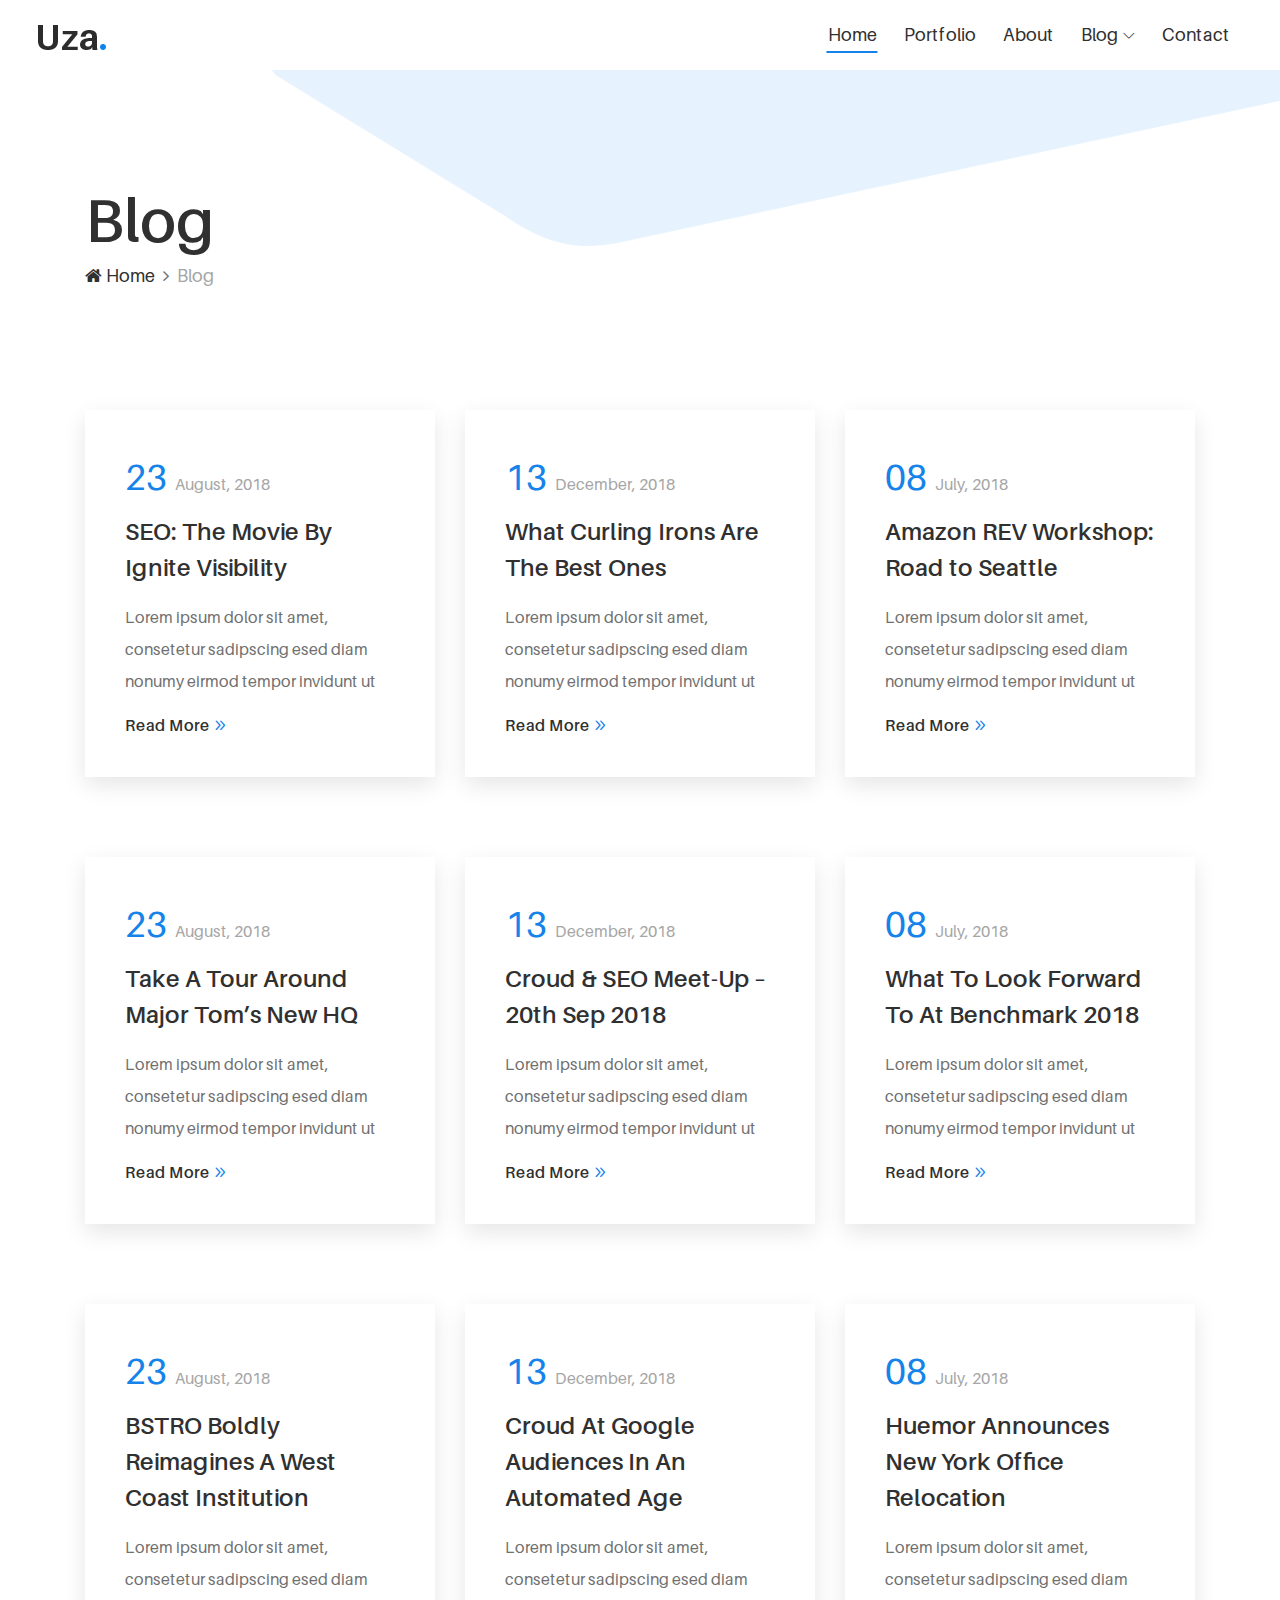
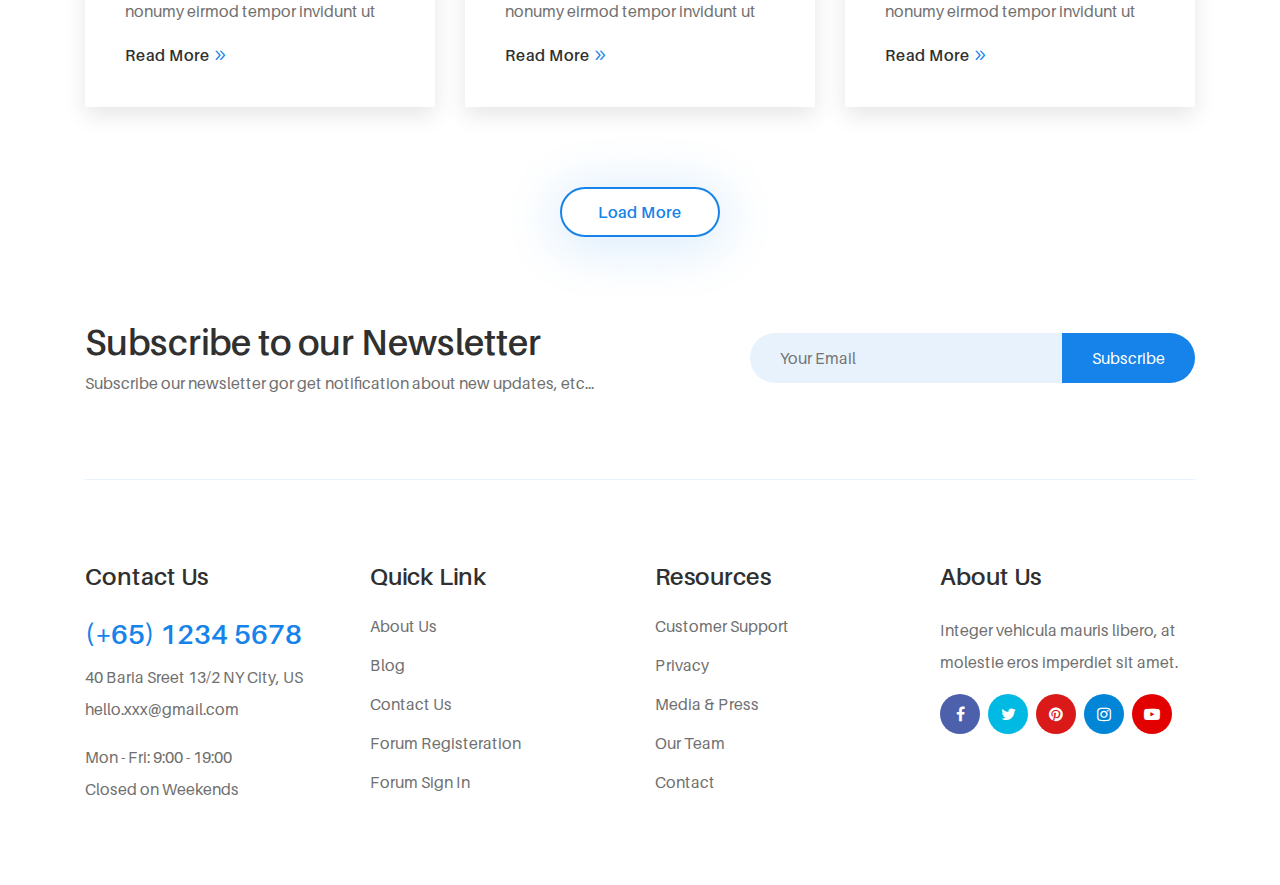
<file: blog.html>
<!DOCTYPE html>
<html lang="en">

<head>
    <meta charset="UTF-8">
    <meta name="description" content="FutureComp - Model Agency HTML5 Template">
    <meta http-equiv="X-UA-Compatible" content="IE=edge">
    <meta name="viewport" content="width=device-width, initial-scale=1, shrink-to-fit=no">

    <!-- Title -->
    <title>FutureComp - Creative Agency HTML5 Template</title>

    <!-- Favicon -->
    <link rel="icon" href="./img/core-img/favicon.ico">

    <!-- Core Stylesheet -->
    <link rel="stylesheet" href="style.css">

</head>

<body>
    <!-- Preloader -->
    <div id="preloader">
        <div class="wrapper">
            <div class="cssload-loader"></div>
        </div>
    </div>

    <!-- ***** Top Search Area Start ***** -->
    <div class="top-search-area">
        <!-- Search Modal -->
        <div class="modal fade" id="searchModal" tabindex="-1" role="dialog" aria-hidden="true">
            <div class="modal-dialog modal-dialog-centered" role="document">
                <div class="modal-content">
                    <div class="modal-body">
                        <!-- Close Button -->
                        <button type="button" class="btn close-btn" data-dismiss="modal"><i class="fa fa-times"></i></button>
                        <!-- Form -->
                        <form action="index.html" method="post">
                            <input type="search" name="top-search-bar" class="form-control" placeholder="Search and hit enter...">
                            <button type="submit">Search</button>
                        </form>
                    </div>
                </div>
            </div>
        </div>
    </div>
    <!-- ***** Top Search Area End ***** -->

    <!-- ***** Header Area Start ***** -->
    <header class="header-area">
        <!-- Main Header Start -->
        <div class="main-header-area">
            <div class="classy-nav-container breakpoint-off">
                <!-- Classy Menu -->
                <nav class="classy-navbar justify-content-between" id="uzaNav">

                    <!-- Logo -->
                    <a class="nav-brand" href="index.html"><img src="./img/core-img/logo.png" alt=""></a>

                    <!-- Navbar Toggler -->
                    <div class="classy-navbar-toggler">
                        <span class="navbarToggler"><span></span><span></span><span></span></span>
                    </div>

                    <!-- Menu -->
                    <div class="classy-menu">
                        <!-- Menu Close Button -->
                        <div class="classycloseIcon">
                            <div class="cross-wrap"><span class="top"></span><span class="bottom"></span></div>
                        </div>

                        <!-- Nav Start -->
                        <div class="classynav">
                            <ul id="nav">
                                <li class="current-item"><a href="./index.html">Home</a></li>
                                <li><a href="./portfolio.html">Portfolio</a></li>
                                <li><a href="./about.html">About</a></li>
                                <li><a href="#">Blog</a>
                                    <ul class="dropdown">
                                        <li><a href="./blog.html">- Blog</a></li>
                                        <li><a href="./single-blog.html">- Blog Details</a></li>
                                    </ul>
                                </li>
                                <li><a href="./contact.html">Contact</a></li>
                            </ul>
                        </div>
                        <!-- Nav End -->

                    </div>
                </nav>
            </div>
        </div>
    </header>
    <!-- ***** Header Area End ***** -->

    <!-- ***** Breadcrumb Area Start ***** -->
    <div class="breadcrumb-area">
        <div class="container h-100">
            <div class="row h-100 align-items-end">
                <div class="col-12">
                    <div class="breadcumb--con">
                        <h2 class="title">Blog</h2>
                        <nav aria-label="breadcrumb">
                            <ol class="breadcrumb">
                                <li class="breadcrumb-item"><a href="#"><i class="fa fa-home"></i> Home</a></li>
                                <li class="breadcrumb-item active" aria-current="page">Blog</li>
                            </ol>
                        </nav>
                    </div>
                </div>
            </div>
        </div>

        <!-- Background Curve -->
        <div class="breadcrumb-bg-curve">
            <img src="./img/core-img/curve-5.png" alt="">
        </div>
    </div>
    <!-- ***** Breadcrumb Area End ***** -->

    <!-- ***** Blog Area Start ***** -->
    <div class="uza-blog-area section-padding-80">
        <div class="container">
            <div class="row">
                <!-- Single Blog Post -->
                <div class="col-12 col-lg-4">
                    <div class="single-blog-post bg-img mb-80" style="background-image: url(./img/bg-img/8.jpg);">
                        <!-- Post Content -->
                        <div class="post-content">
                            <span class="post-date"><span>23</span> August, 2018</span>
                            <a href="#" class="post-title">SEO: The Movie By Ignite Visibility</a>
                            <p>Lorem ipsum dolor sit amet, consetetur sadipscing esed diam nonumy eirmod tempor invidunt ut</p>
                            <a href="#" class="read-more-btn">Read More <i class="arrow_carrot-2right"></i></a>
                        </div>
                    </div>
                </div>

                <!-- Single Blog Post -->
                <div class="col-12 col-lg-4">
                    <div class="single-blog-post bg-img mb-80" style="background-image: url(./img/bg-img/9.jpg);">
                        <!-- Post Content -->
                        <div class="post-content">
                            <span class="post-date"><span>13</span> December, 2018</span>
                            <a href="#" class="post-title">What Curling Irons Are The Best Ones</a>
                            <p>Lorem ipsum dolor sit amet, consetetur sadipscing esed diam nonumy eirmod tempor invidunt ut</p>
                            <a href="#" class="read-more-btn">Read More <i class="arrow_carrot-2right"></i></a>
                        </div>
                    </div>
                </div>

                <!-- Single Blog Post -->
                <div class="col-12 col-lg-4">
                    <div class="single-blog-post bg-img mb-80" style="background-image: url(./img/bg-img/10.jpg);">
                        <!-- Post Content -->
                        <div class="post-content">
                            <span class="post-date"><span>08</span> July, 2018</span>
                            <a href="#" class="post-title">Amazon REV Workshop: Road to Seattle</a>
                            <p>Lorem ipsum dolor sit amet, consetetur sadipscing esed diam nonumy eirmod tempor invidunt ut</p>
                            <a href="#" class="read-more-btn">Read More <i class="arrow_carrot-2right"></i></a>
                        </div>
                    </div>
                </div>
                
                <!-- Single Blog Post -->
                <div class="col-12 col-lg-4">
                    <div class="single-blog-post bg-img mb-80" style="background-image: url(./img/bg-img/8.jpg);">
                        <!-- Post Content -->
                        <div class="post-content">
                            <span class="post-date"><span>23</span> August, 2018</span>
                            <a href="#" class="post-title">Take A Tour Around Major Tom’s New HQ</a>
                            <p>Lorem ipsum dolor sit amet, consetetur sadipscing esed diam nonumy eirmod tempor invidunt ut</p>
                            <a href="#" class="read-more-btn">Read More <i class="arrow_carrot-2right"></i></a>
                        </div>
                    </div>
                </div>

                <!-- Single Blog Post -->
                <div class="col-12 col-lg-4">
                    <div class="single-blog-post bg-img mb-80" style="background-image: url(./img/bg-img/18.jpg);">
                        <!-- Post Content -->
                        <div class="post-content">
                            <span class="post-date"><span>13</span> December, 2018</span>
                            <a href="#" class="post-title">Croud &amp; SEO Meet-Up – 20th Sep 2018</a>
                            <p>Lorem ipsum dolor sit amet, consetetur sadipscing esed diam nonumy eirmod tempor invidunt ut</p>
                            <a href="#" class="read-more-btn">Read More <i class="arrow_carrot-2right"></i></a>
                        </div>
                    </div>
                </div>

                <!-- Single Blog Post -->
                <div class="col-12 col-lg-4">
                    <div class="single-blog-post bg-img mb-80" style="background-image: url(./img/bg-img/19.jpg);">
                        <!-- Post Content -->
                        <div class="post-content">
                            <span class="post-date"><span>08</span> July, 2018</span>
                            <a href="#" class="post-title">What To Look Forward To At Benchmark 2018</a>
                            <p>Lorem ipsum dolor sit amet, consetetur sadipscing esed diam nonumy eirmod tempor invidunt ut</p>
                            <a href="#" class="read-more-btn">Read More <i class="arrow_carrot-2right"></i></a>
                        </div>
                    </div>
                </div>
                
                <!-- Single Blog Post -->
                <div class="col-12 col-lg-4">
                    <div class="single-blog-post bg-img mb-80" style="background-image: url(./img/bg-img/20.jpg);">
                        <!-- Post Content -->
                        <div class="post-content">
                            <span class="post-date"><span>23</span> August, 2018</span>
                            <a href="#" class="post-title">BSTRO Boldly Reimagines A West Coast Institution</a>
                            <p>Lorem ipsum dolor sit amet, consetetur sadipscing esed diam nonumy eirmod tempor invidunt ut</p>
                            <a href="#" class="read-more-btn">Read More <i class="arrow_carrot-2right"></i></a>
                        </div>
                    </div>
                </div>

                <!-- Single Blog Post -->
                <div class="col-12 col-lg-4">
                    <div class="single-blog-post bg-img mb-80" style="background-image: url(./img/bg-img/21.jpg);">
                        <!-- Post Content -->
                        <div class="post-content">
                            <span class="post-date"><span>13</span> December, 2018</span>
                            <a href="#" class="post-title">Croud At Google Audiences In An Automated Age</a>
                            <p>Lorem ipsum dolor sit amet, consetetur sadipscing esed diam nonumy eirmod tempor invidunt ut</p>
                            <a href="#" class="read-more-btn">Read More <i class="arrow_carrot-2right"></i></a>
                        </div>
                    </div>
                </div>

                <!-- Single Blog Post -->
                <div class="col-12 col-lg-4">
                    <div class="single-blog-post bg-img mb-80" style="background-image: url(./img/bg-img/18.jpg);">
                        <!-- Post Content -->
                        <div class="post-content">
                            <span class="post-date"><span>08</span> July, 2018</span>
                            <a href="#" class="post-title">Huemor Announces New York Office Relocation</a>
                            <p>Lorem ipsum dolor sit amet, consetetur sadipscing esed diam nonumy eirmod tempor invidunt ut</p>
                            <a href="#" class="read-more-btn">Read More <i class="arrow_carrot-2right"></i></a>
                        </div>
                    </div>
                </div>
            </div>
            
            <div class="row">
                <div class="col-12 text-center">
                    <a href="#" class="btn uza-btn btn-3">Load More</a>
                </div>
            </div>
        </div>
    </div>
    <!-- ***** Blog Area End ***** -->

    <!-- ***** Newsletter Area Start ***** -->
    <section class="uza-newsletter-area">
        <div class="container">
            <div class="row align-items-center justify-content-between">
                <!-- Newsletter Content -->
                <div class="col-12 col-md-6 col-lg-6">
                    <div class="nl-content mb-80">
                        <h2>Subscribe to our Newsletter</h2>
                        <p>Subscribe our newsletter gor get notification about new updates, etc...</p>
                    </div>
                </div>
                <!-- Newsletter Form -->
                <div class="col-12 col-md-6 col-lg-5">
                    <div class="nl-form mb-80">
                        <form action="#" method="post">
                            <input type="email" name="nl-email" value="" placeholder="Your Email">
                            <button type="submit">Subscribe</button>
                        </form>
                    </div>
                </div>
            </div>
            <!-- Border Bottom -->
            <div class="border-line"></div>
        </div>
    </section>
    <!-- ***** Newsletter Area End ***** -->

    <!-- ***** Footer Area Start ***** -->
    <footer class="footer-area section-padding-80-0">
        <div class="container">
            <div class="row justify-content-between">

                <!-- Single Footer Widget -->
                <div class="col-12 col-sm-6 col-lg-3">
                    <div class="single-footer-widget mb-80">
                        <!-- Widget Title -->
                        <h4 class="widget-title">Contact Us</h4>

                        <!-- Footer Content -->
                        <div class="footer-content mb-15">
                            <h3>(+65) 1234 5678</h3>
                            <p>40 Baria Sreet 13/2 NY City, US <br> hello.xxx@gmail.com</p>
                        </div>
                        <p class="mb-0">Mon - Fri: 9:00 - 19:00 <br>
                            Closed on Weekends</p>
                    </div>
                </div>

                <!-- Single Footer Widget -->
                <div class="col-12 col-sm-6 col-lg-3">
                    <div class="single-footer-widget mb-80">
                        <!-- Widget Title -->
                        <h4 class="widget-title">Quick Link</h4>

                        <!-- Nav -->
                        <nav>
                            <ul class="our-link">
                                <li><a href="#">About Us</a></li>
                                <li><a href="#">Blog</a></li>
                                <li><a href="#">Contact Us</a></li>
                                <li><a href="#">Forum Registeration</a></li>
                                <li><a href="#">Forum Sign In</a></li>
                            </ul>
                        </nav>
                    </div>
                </div>

                <!-- Single Footer Widget -->
                <div class="col-12 col-sm-6 col-lg-3">
                    <div class="single-footer-widget mb-80">
                        <!-- Widget Title -->
                        <h4 class="widget-title">Resources</h4>

                        <!-- Nav -->
                        <nav>
                            <ul class="our-link">
                                <li><a href="#">Customer Support</a></li>
                                <li><a href="#">Privacy</a></li>
                                <li><a href="#">Media &amp; Press</a></li>
                                <li><a href="#">Our Team</a></li>
                                <li><a href="#">Contact</a></li>
                            </ul>
                        </nav>
                    </div>
                </div>

                <!-- Single Footer Widget -->
                <div class="col-12 col-sm-6 col-lg-3">
                    <div class="single-footer-widget mb-80">
                        <!-- Widget Title -->
                        <h4 class="widget-title">About Us</h4>
                        <p>Integer vehicula mauris libero, at molestie eros imperdiet sit amet.</p>

                        

                        <!-- Social Info -->
                        <div class="footer-social-info">
                            <a href="#" class="facebook" data-toggle="tooltip" data-placement="top" title="Facebook"><i class="fa fa-facebook"></i></a>
                            <a href="#" class="twitter" data-toggle="tooltip" data-placement="top" title="Twitter"><i class="fa fa-twitter"></i></a>
                            <a href="#" class="pinterest" data-toggle="tooltip" data-placement="top" title="Pinterest"><i class="fa fa-pinterest"></i></a>
                            <a href="#" class="instagram" data-toggle="tooltip" data-placement="top" title="Instagram"><i class="fa fa-instagram"></i></a>
                            <a href="#" class="youtube" data-toggle="tooltip" data-placement="top" title="YouTube"><i class="fa fa-youtube-play"></i></a>
                        </div>
                    </div>
                </div>

            </div>

 

        </div>
    </footer>
    <!-- ***** Footer Area End ***** -->

    <!-- ******* All JS Files ******* -->
    <!-- jQuery js -->
    <script src="js/jquery.min.js"></script>
    <!-- Popper js -->
    <script src="js/popper.min.js"></script>
    <!-- Bootstrap js -->
    <script src="js/bootstrap.min.js"></script>
    <!-- All js -->
    <script src="js/uza.bundle.js"></script>
    <!-- Active js -->
    <script src="js/default-assets/active.js"></script>

</body>

</html>
</file>
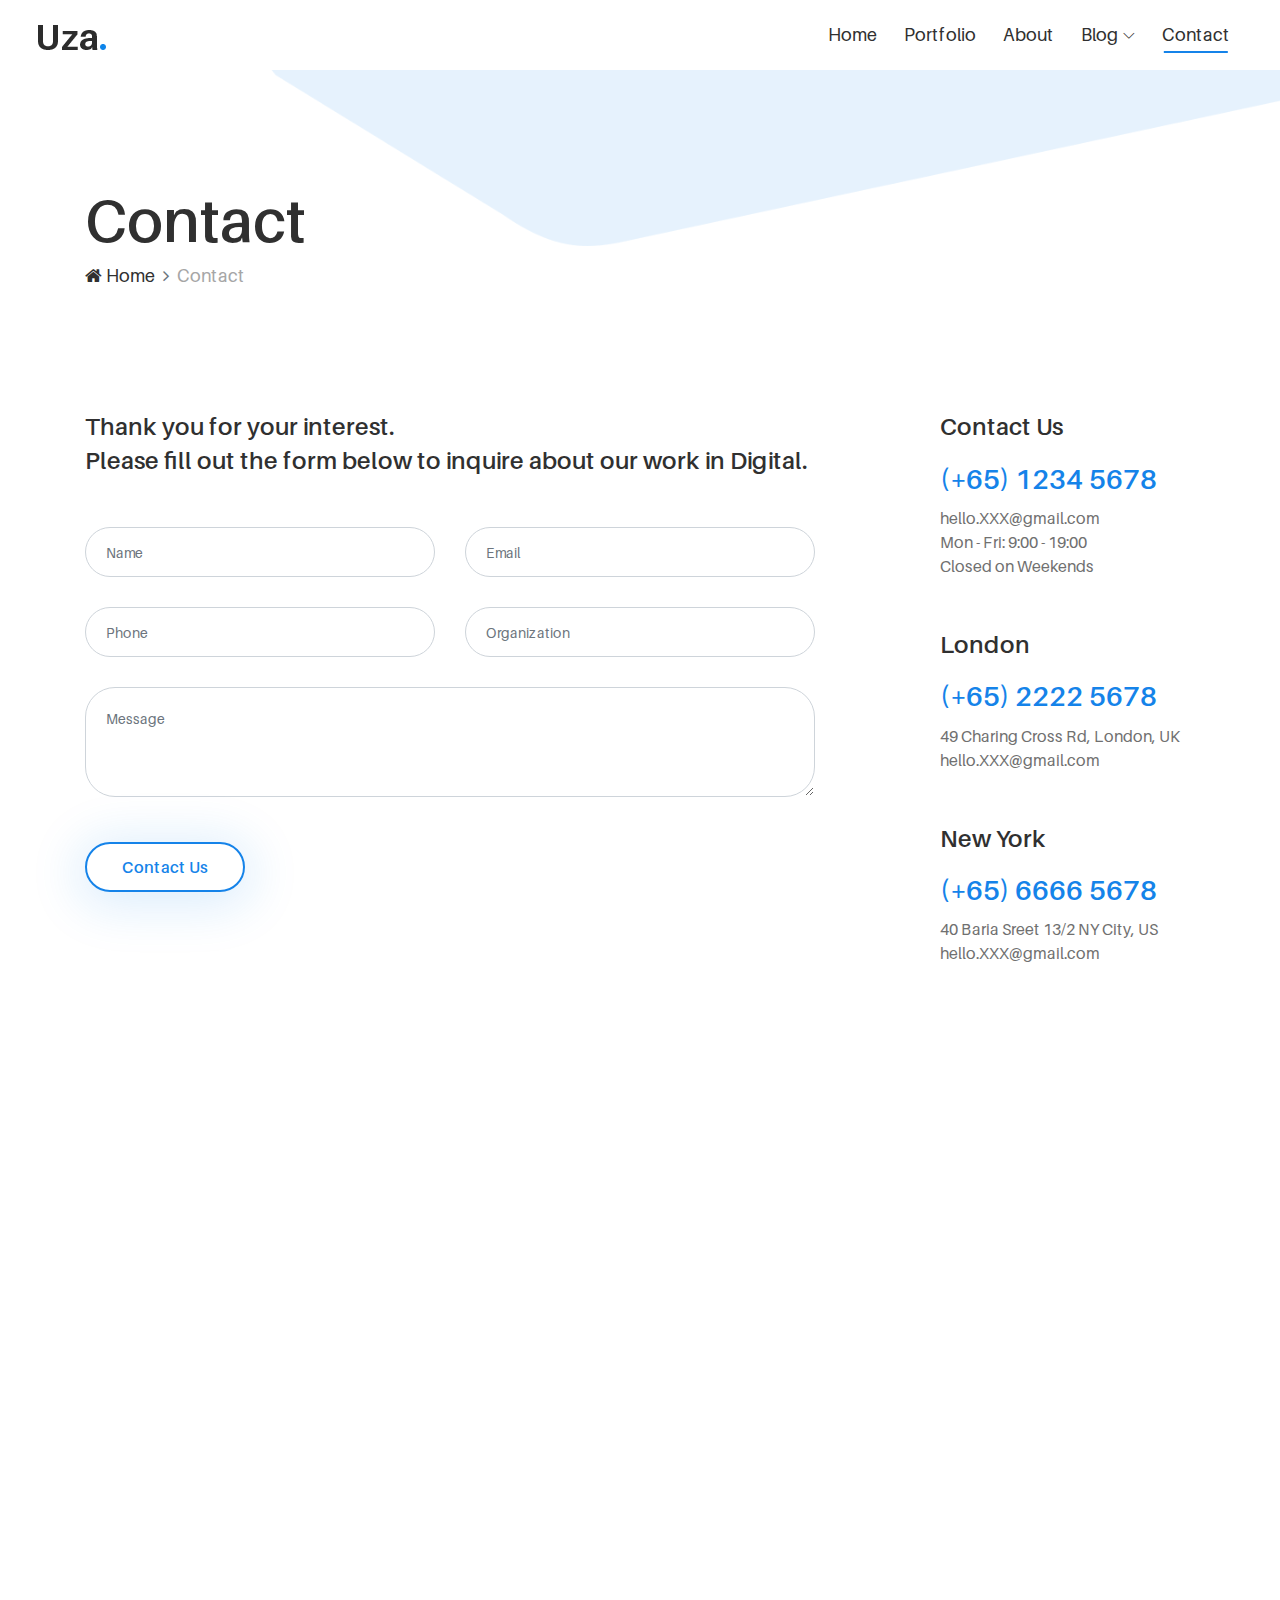
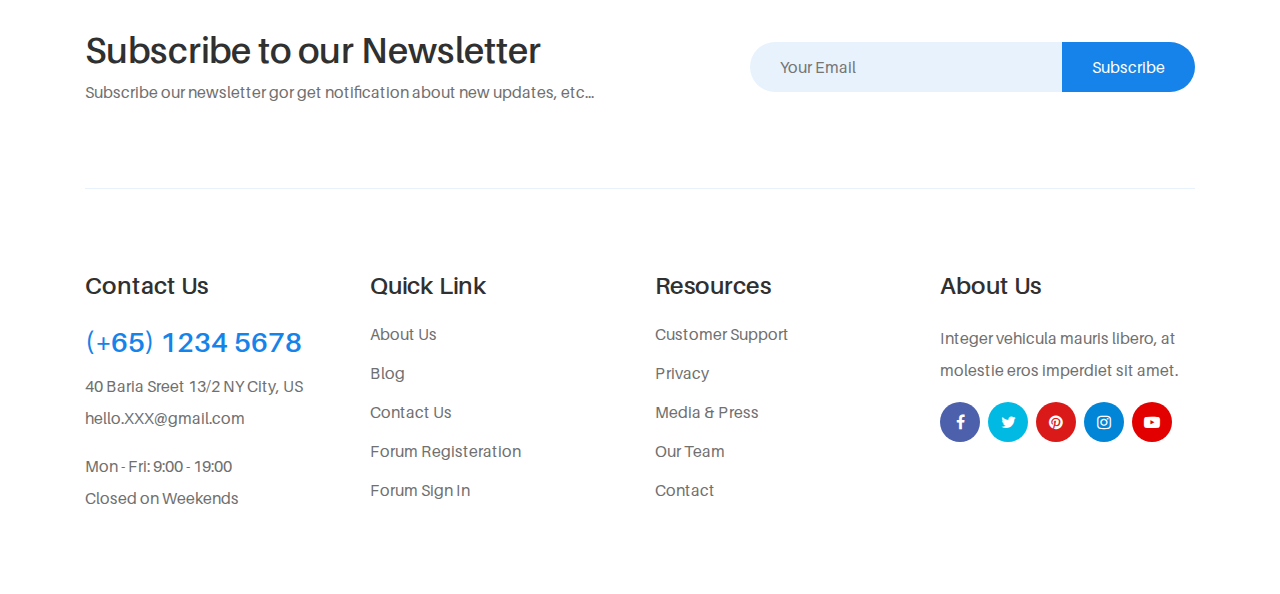
<file: contact.html>
<!DOCTYPE html>
<html lang="en">

<head>
    <meta charset="UTF-8">
    <meta name="description" content="FutureComp - Model Agency HTML5 Template">
    <meta http-equiv="X-UA-Compatible" content="IE=edge">
    <meta name="viewport" content="width=device-width, initial-scale=1, shrink-to-fit=no">

    <!-- Title -->
    <title>FutureComp - Creative Agency HTML5 Template</title>

    <!-- Favicon -->
    <link rel="icon" href="./img/core-img/favicon.ico">

    <!-- Core Stylesheet -->
    <link rel="stylesheet" href="style.css">

</head>

<body>
    <!-- Preloader -->
    <div id="preloader">
        <div class="wrapper">
            <div class="cssload-loader"></div>
        </div>
    </div>

    <!-- ***** Top Search Area Start ***** -->
    <div class="top-search-area">
        <!-- Search Modal -->
        <div class="modal fade" id="searchModal" tabindex="-1" role="dialog" aria-hidden="true">
            <div class="modal-dialog modal-dialog-centered" role="document">
                <div class="modal-content">
                    <div class="modal-body">
                        <!-- Close Button -->
                        <button type="button" class="btn close-btn" data-dismiss="modal"><i class="fa fa-times"></i></button>
                        <!-- Form -->
                        <form action="index.html" method="post">
                            <input type="search" name="top-search-bar" class="form-control" placeholder="Search and hit enter...">
                            <button type="submit">Search</button>
                        </form>
                    </div>
                </div>
            </div>
        </div>
    </div>
    <!-- ***** Top Search Area End ***** -->

    <!-- ***** Header Area Start ***** -->
    <header class="header-area">
        <!-- Main Header Start -->
        <div class="main-header-area">
            <div class="classy-nav-container breakpoint-off">
                <!-- Classy Menu -->
                <nav class="classy-navbar justify-content-between" id="uzaNav">

                    <!-- Logo -->
                    <a class="nav-brand" href="index.html"><img src="./img/core-img/logo.png" alt=""></a>

                    <!-- Navbar Toggler -->
                    <div class="classy-navbar-toggler">
                        <span class="navbarToggler"><span></span><span></span><span></span></span>
                    </div>

                    <!-- Menu -->
                    <div class="classy-menu">
                        <!-- Menu Close Button -->
                        <div class="classycloseIcon">
                            <div class="cross-wrap"><span class="top"></span><span class="bottom"></span></div>
                        </div>

                        <!-- Nav Start -->
                        <div class="classynav">
                            <ul id="nav">
                                <li><a href="./index.html">Home</a></li>
                                <li><a href="./portfolio.html">Portfolio</a></li>
                                <li><a href="./about.html">About</a></li>
                                <li><a href="#">Blog</a>
                                    <ul class="dropdown">
                                        <li><a href="./blog.html">- Blog</a></li>
                                        <li><a href="./single-blog.html">- Blog Details</a></li>
                                    </ul>
                                </li>
                                <li class="current-item"><a href="./contact.html">Contact</a></li>
                            </ul>
                        </div>
                        <!-- Nav End -->

                    </div>
                </nav>
            </div>
        </div>
    </header>
    <!-- ***** Header Area End ***** -->

    <!-- ***** Breadcrumb Area Start ***** -->
    <div class="breadcrumb-area">
        <div class="container h-100">
            <div class="row h-100 align-items-end">
                <div class="col-12">
                    <div class="breadcumb--con">
                        <h2 class="title">Contact</h2>
                        <nav aria-label="breadcrumb">
                            <ol class="breadcrumb">
                                <li class="breadcrumb-item"><a href="#"><i class="fa fa-home"></i> Home</a></li>
                                <li class="breadcrumb-item active" aria-current="page">Contact</li>
                            </ol>
                        </nav>
                    </div>
                </div>
            </div>
        </div>

        <!-- Background Curve -->
        <div class="breadcrumb-bg-curve">
            <img src="./img/core-img/curve-5.png" alt="">
        </div>
    </div>
    <!-- ***** Breadcrumb Area End ***** -->

    <!-- ***** Contact Area Start ***** -->
    <section class="uza-contact-area section-padding-80">
        <div class="container">
            <div class="row justify-content-between">
                <!-- Contact Form -->
                <div class="col-12 col-lg-8">
                    <div class="uza-contact-form mb-80">
                        <div class="contact-heading mb-50">
                            <h4>Thank you for your interest. <br>Please fill out the form below to inquire about our work in Digital.</h4>
                        </div>
                        <form action="#" method="post">
                            <div class="row">
                                <div class="col-lg-6">
                                    <div class="form-group">
                                        <input type="text" class="form-control mb-30" name="full-name" placeholder="Name">
                                    </div>
                                </div>
                                <div class="col-lg-6">
                                    <div class="form-group">
                                        <input type="email" class="form-control mb-30" name="email" placeholder="Email">
                                    </div>
                                </div>
                                <div class="col-lg-6">
                                    <div class="form-group">
                                        <input type="text" class="form-control mb-30" name="full-name" placeholder="Phone">
                                    </div>
                                </div>
                                <div class="col-lg-6">
                                    <div class="form-group">
                                        <input type="text" class="form-control mb-30" name="email" placeholder="Organization">
                                    </div>
                                </div>
                                <div class="col-12">
                                    <div class="form-group">
                                        <textarea class="form-control mb-30" name="message" rows="8" cols="80" placeholder="Message"></textarea>
                                    </div>
                                </div>
                                <div class="col-12">
                                    <button class="btn uza-btn btn-3 mt-15">Contact Us</button>
                                </div>
                            </div>
                        </form>
                    </div>
                </div>

                <!-- Single Contact Card -->
                <div class="col-12 col-lg-3">
                    <div class="contact-sidebar-area mb-80">
                        <!-- Single Sidebar Area -->
                        <div class="single-contact-card mb-50">
                            <h4>Contact Us</h4>
                            <h3>(+65) 1234 5678</h3>
                            <h6>hello.XXX@gmail.com</h6>
                            <h6>Mon - Fri: 9:00 - 19:00 <br>Closed on Weekends</h6>
                        </div>

                        <!-- Single Sidebar Area -->
                        <div class="single-contact-card mb-50">
                            <h4>London</h4>
                            <h3>(+65) 2222 5678</h3>
                            <h6>49 Charing Cross Rd, London, UK <br>hello.XXX@gmail.com</h6>
                        </div>

                        <!-- Single Sidebar Area -->
                        <div class="single-contact-card mb-50">
                            <h4>New York</h4>
                            <h3>(+65) 6666 5678</h3>
                            <h6>40 Baria Sreet 13/2 NY City, US <br>hello.XXX@gmail.com</h6>
                        </div>
                    </div>
                </div>
            </div>

            <div class="row">
                <!-- Google Maps -->
                <div class="col-12">
                    <div class="google-maps">
                        <iframe src="https://www.google.com/maps/embed?pb=!1m18!1m12!1m3!1d11956.9355465873!2d24.0768412544878!3d56.9550599906977!2m3!1f0!2f0!3f0!3m2!1i1024!2i768!4f13.1!3m3!1m2!1s0x46eecfb0e5073ded%3A0x400cfcd68f2fe30!2z4Kaw4Ka_4KaX4Ka-LCDgprLgp43gpq_gpr7gpp_gp43gpq3gpr_gpoY!5e0!3m2!1sbn!2sbd!4v1543911160102" allowfullscreen></iframe>
                    </div>
                </div>
            </div>
        </div>
    </section>
    <!-- ***** Contact Area End ***** -->

    <!-- ***** Newsletter Area Start ***** -->
    <section class="uza-newsletter-area">
        <div class="container">
            <div class="row align-items-center justify-content-between">
                <!-- Newsletter Content -->
                <div class="col-12 col-md-6 col-lg-6">
                    <div class="nl-content mb-80">
                        <h2>Subscribe to our Newsletter</h2>
                        <p>Subscribe our newsletter gor get notification about new updates, etc...</p>
                    </div>
                </div>
                <!-- Newsletter Form -->
                <div class="col-12 col-md-6 col-lg-5">
                    <div class="nl-form mb-80">
                        <form action="#" method="post">
                            <input type="email" name="nl-email" value="" placeholder="Your Email">
                            <button type="submit">Subscribe</button>
                        </form>
                    </div>
                </div>
            </div>
            <!-- Border Bottom -->
            <div class="border-line"></div>
        </div>
    </section>
    <!-- ***** Newsletter Area End ***** -->

    <!-- ***** Footer Area Start ***** -->
    <footer class="footer-area section-padding-80-0">
        <div class="container">
            <div class="row justify-content-between">

                <!-- Single Footer Widget -->
                <div class="col-12 col-sm-6 col-lg-3">
                    <div class="single-footer-widget mb-80">
                        <!-- Widget Title -->
                        <h4 class="widget-title">Contact Us</h4>

                        <!-- Footer Content -->
                        <div class="footer-content mb-15">
                            <h3>(+65) 1234 5678</h3>
                            <p>40 Baria Sreet 13/2 NY City, US <br> hello.XXX@gmail.com</p>
                        </div>
                        <p class="mb-0">Mon - Fri: 9:00 - 19:00 <br>
                            Closed on Weekends</p>
                    </div>
                </div>

                <!-- Single Footer Widget -->
                <div class="col-12 col-sm-6 col-lg-3">
                    <div class="single-footer-widget mb-80">
                        <!-- Widget Title -->
                        <h4 class="widget-title">Quick Link</h4>

                        <!-- Nav -->
                        <nav>
                            <ul class="our-link">
                                <li><a href="#">About Us</a></li>
                                <li><a href="#">Blog</a></li>
                                <li><a href="#">Contact Us</a></li>
                                <li><a href="#">Forum Registeration</a></li>
                                <li><a href="#">Forum Sign In</a></li>
                            </ul>
                        </nav>
                    </div>
                </div>

                <!-- Single Footer Widget -->
                <div class="col-12 col-sm-6 col-lg-3">
                    <div class="single-footer-widget mb-80">
                        <!-- Widget Title -->
                        <h4 class="widget-title">Resources</h4>

                        <!-- Nav -->
                        <nav>
                            <ul class="our-link">
                                <li><a href="#">Customer Support</a></li>
                                <li><a href="#">Privacy</a></li>
                                <li><a href="#">Media &amp; Press</a></li>
                                <li><a href="#">Our Team</a></li>
                                <li><a href="#">Contact</a></li>
                            </ul>
                        </nav>
                    </div>
                </div>

                <!-- Single Footer Widget -->
                <div class="col-12 col-sm-6 col-lg-3">
                    <div class="single-footer-widget mb-80">
                        <!-- Widget Title -->
                        <h4 class="widget-title">About Us</h4>
                        <p>Integer vehicula mauris libero, at molestie eros imperdiet sit amet.</p>

                        

                        <!-- Social Info -->
                        <div class="footer-social-info">
                            <a href="#" class="facebook" data-toggle="tooltip" data-placement="top" title="Facebook"><i class="fa fa-facebook"></i></a>
                            <a href="#" class="twitter" data-toggle="tooltip" data-placement="top" title="Twitter"><i class="fa fa-twitter"></i></a>
                            <a href="#" class="pinterest" data-toggle="tooltip" data-placement="top" title="Pinterest"><i class="fa fa-pinterest"></i></a>
                            <a href="#" class="instagram" data-toggle="tooltip" data-placement="top" title="Instagram"><i class="fa fa-instagram"></i></a>
                            <a href="#" class="youtube" data-toggle="tooltip" data-placement="top" title="YouTube"><i class="fa fa-youtube-play"></i></a>
                        </div>
                    </div>
                </div>

            </div>


            
        </div>
    </footer>
    <!-- ***** Footer Area End ***** -->

    <!-- ******* All JS Files ******* -->
    <!-- jQuery js -->
    <script src="js/jquery.min.js"></script>
    <!-- Popper js -->
    <script src="js/popper.min.js"></script>
    <!-- Bootstrap js -->
    <script src="js/bootstrap.min.js"></script>
    <!-- All js -->
    <script src="js/uza.bundle.js"></script>
    <!-- Active js -->
    <script src="js/default-assets/active.js"></script>

</body>

</html>
</file>
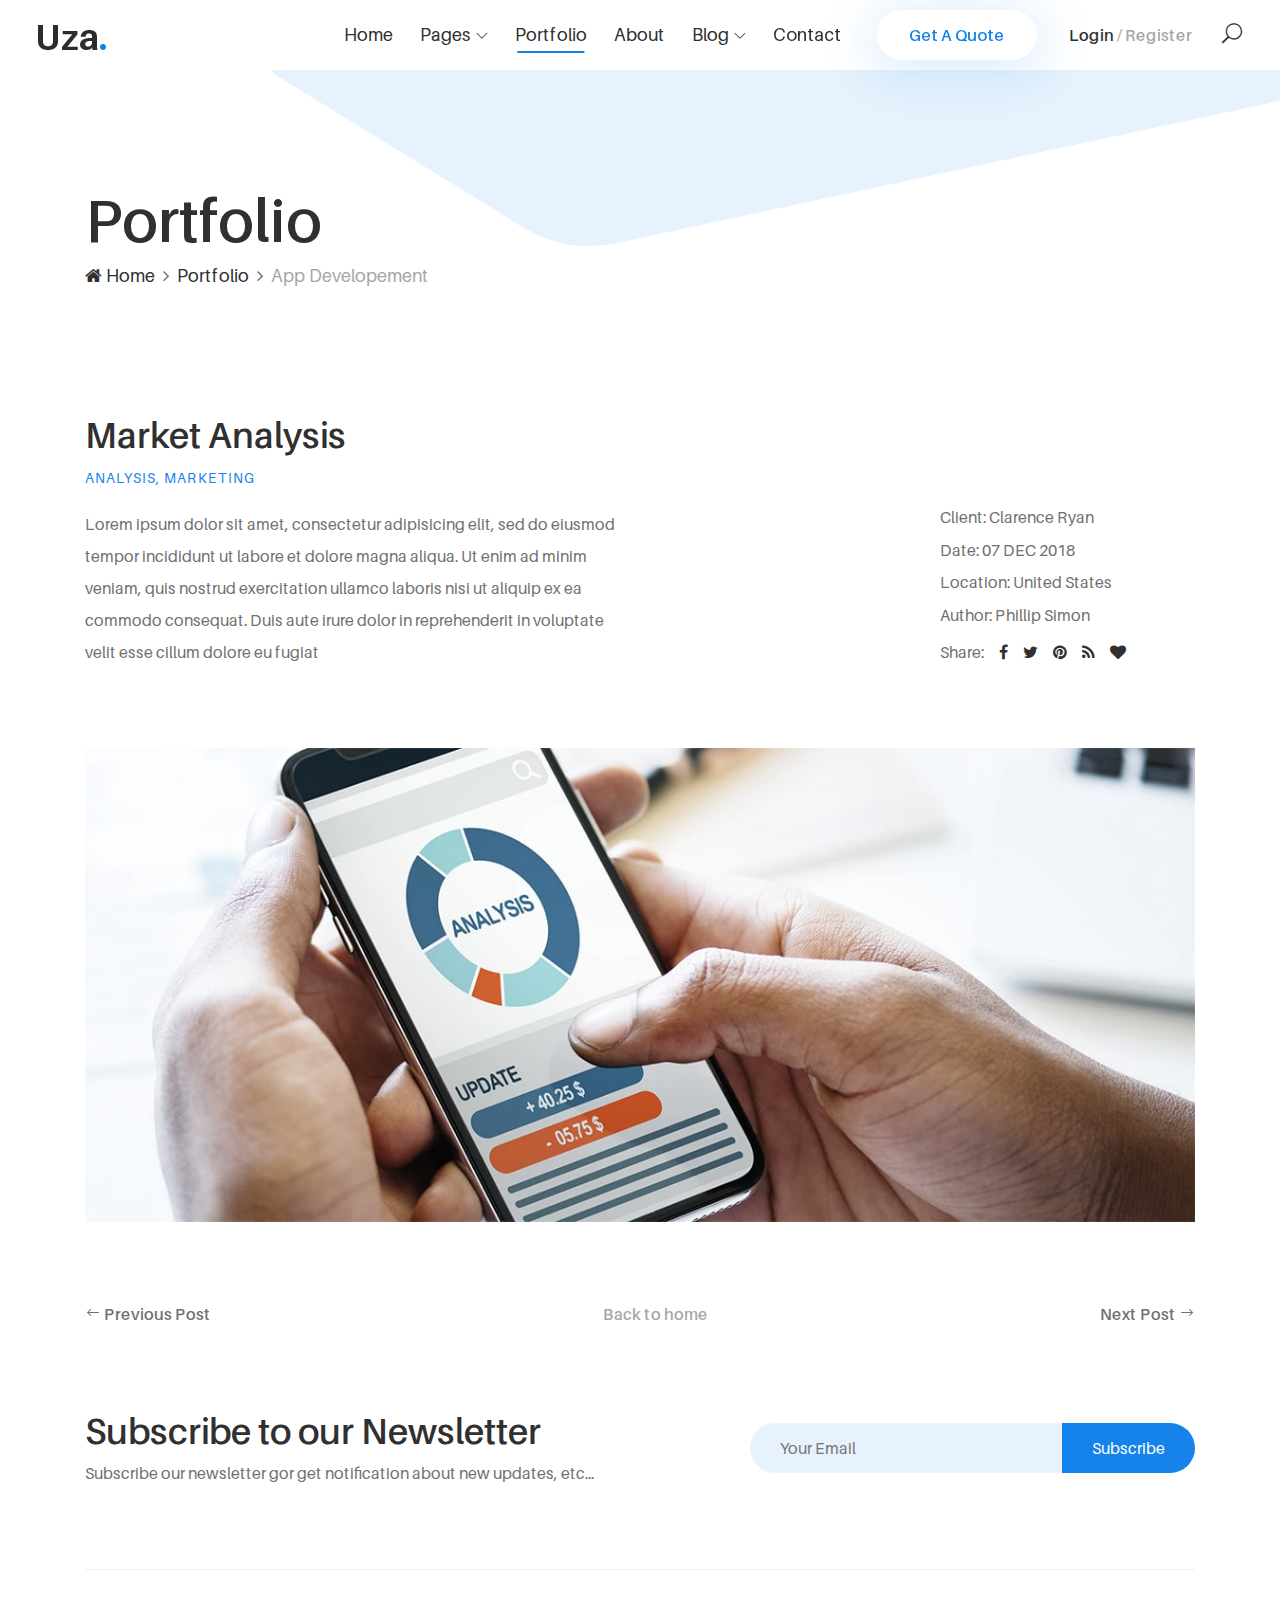
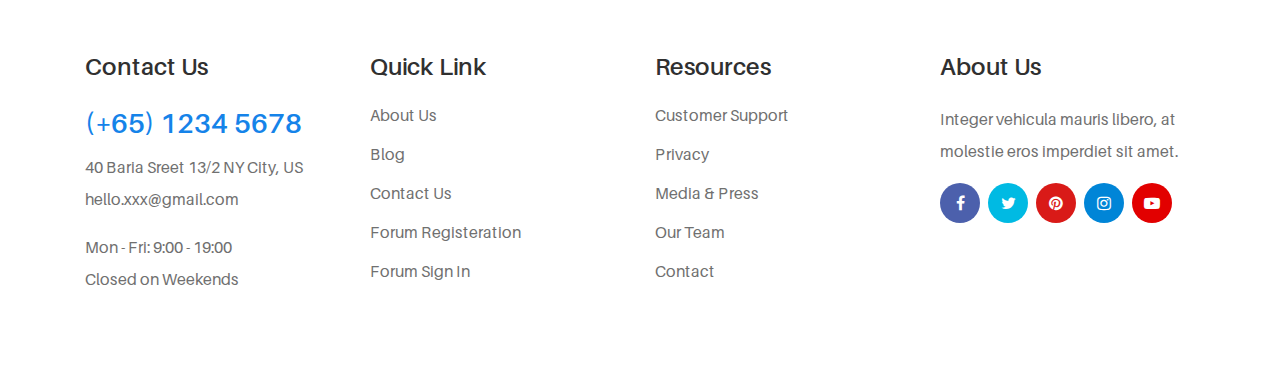
<file: portfolio-single.html>
<!DOCTYPE html>
<html lang="en">

<head>
    <meta charset="UTF-8">
    <meta name="description" content="FutureComp - Model Agency HTML5 Template">
    <meta http-equiv="X-UA-Compatible" content="IE=edge">
    <meta name="viewport" content="width=device-width, initial-scale=1, shrink-to-fit=no">

    <!-- Title -->
    <title>FutureComp - Creative Agency HTML5 Template</title>

    <!-- Favicon -->
    <link rel="icon" href="./img/core-img/favicon.ico">

    <!-- Core Stylesheet -->
    <link rel="stylesheet" href="style.css">

</head>

<body>
    <!-- Preloader -->
    <div id="preloader">
        <div class="wrapper">
            <div class="cssload-loader"></div>
        </div>
    </div>

    <!-- ***** Top Search Area Start ***** -->
    <div class="top-search-area">
        <!-- Search Modal -->
        <div class="modal fade" id="searchModal" tabindex="-1" role="dialog" aria-hidden="true">
            <div class="modal-dialog modal-dialog-centered" role="document">
                <div class="modal-content">
                    <div class="modal-body">
                        <!-- Close Button -->
                        <button type="button" class="btn close-btn" data-dismiss="modal"><i class="fa fa-times"></i></button>
                        <!-- Form -->
                        <form action="index.html" method="post">
                            <input type="search" name="top-search-bar" class="form-control" placeholder="Search and hit enter...">
                            <button type="submit">Search</button>
                        </form>
                    </div>
                </div>
            </div>
        </div>
    </div>
    <!-- ***** Top Search Area End ***** -->

    <!-- ***** Header Area Start ***** -->
    <header class="header-area">
        <!-- Main Header Start -->
        <div class="main-header-area">
            <div class="classy-nav-container breakpoint-off">
                <!-- Classy Menu -->
                <nav class="classy-navbar justify-content-between" id="uzaNav">

                    <!-- Logo -->
                    <a class="nav-brand" href="index.html"><img src="./img/core-img/logo.png" alt=""></a>

                    <!-- Navbar Toggler -->
                    <div class="classy-navbar-toggler">
                        <span class="navbarToggler"><span></span><span></span><span></span></span>
                    </div>

                    <!-- Menu -->
                    <div class="classy-menu">
                        <!-- Menu Close Button -->
                        <div class="classycloseIcon">
                            <div class="cross-wrap"><span class="top"></span><span class="bottom"></span></div>
                        </div>

                        <!-- Nav Start -->
                        <div class="classynav">
                            <ul id="nav">
                                <li><a href="./index.html">Home</a></li>
                                <li><a href="#">Pages</a>
                                    <ul class="dropdown">
                                        <li><a href="./index.html">- Home</a></li>
                                        <li><a href="./about.html">- About</a></li>
                                        <li><a href="./services.html">- Services</a></li>
                                        <li><a href="./portfolio.html">- Portfolio</a></li>
                                        <li><a href="./portfolio-single.html">- Single Portfolio</a></li>
                                        <li><a href="./blog.html">- Blog</a></li>
                                        <li><a href="./single-blog.html">- Blog Details</a></li>
                                        <li><a href="./contact.html">- Contact</a></li>
                                        <li><a href="#">- Dropdown</a>
                                            <ul class="dropdown">
                                                <li><a href="#">- Dropdown Item</a></li>
                                                <li><a href="#">- Dropdown Item</a>
                                                    <ul class="dropdown">
                                                        <li><a href="#">- Even Dropdown</a></li>
                                                        <li><a href="#">- Even Dropdown</a></li>
                                                        <li><a href="#">- Even Dropdown</a></li>
                                                        <li><a href="#">- Even Dropdown</a></li>
                                                    </ul>
                                                </li>
                                                <li><a href="#">- Dropdown Item</a></li>
                                                <li><a href="#">- Dropdown Item</a></li>
                                            </ul>
                                        </li>
                                    </ul>
                                </li>
                                <li class="current-item"><a href="./portfolio.html">Portfolio</a></li>
                                <li><a href="./about.html">About</a></li>
                                <li><a href="#">Blog</a>
                                    <ul class="dropdown">
                                        <li><a href="./blog.html">- Blog</a></li>
                                        <li><a href="./single-blog.html">- Blog Details</a></li>
                                    </ul>
                                </li>
                                <li><a href="./contact.html">Contact</a></li>
                            </ul>

                            <!-- Get A Quote -->
                            <div class="get-a-quote ml-4 mr-3">
                                <a href="#" class="btn uza-btn">Get A Quote</a>
                            </div>

                            <!-- Login / Register -->
                            <div class="login-register-btn mx-3">
                                <a href="#">Login <span>/ Register</span></a>
                            </div>

                            <!-- Search Icon -->
                            <div class="search-icon" data-toggle="modal" data-target="#searchModal">
                                <i class="icon_search"></i>
                            </div>
                        </div>
                        <!-- Nav End -->

                    </div>
                </nav>
            </div>
        </div>
    </header>
    <!-- ***** Header Area End ***** -->

    <!-- ***** Breadcrumb Area Start ***** -->
    <div class="breadcrumb-area">
        <div class="container h-100">
            <div class="row h-100 align-items-end">
                <div class="col-12">
                    <div class="breadcumb--con">
                        <h2 class="title">Portfolio</h2>
                        <nav aria-label="breadcrumb">
                            <ol class="breadcrumb">
                                <li class="breadcrumb-item"><a href="#"><i class="fa fa-home"></i> Home</a></li>
                                <li class="breadcrumb-item"><a href="#">Portfolio</a></li>
                                <li class="breadcrumb-item active" aria-current="page">App Developement</li>
                            </ol>
                        </nav>
                    </div>
                </div>
            </div>
        </div>

        <!-- Background Curve -->
        <div class="breadcrumb-bg-curve">
            <img src="./img/core-img/curve-5.png" alt="">
        </div>
    </div>
    <!-- ***** Breadcrumb Area End ***** -->

    <!-- ***** Portfolio Single Area Start ***** -->
    <section class="uza-portfolio-single-area section-padding-80">
        <div class="container">
            <div class="row justify-content-between align-items-end">
                <div class="col-12 col-md-6">
                    <div class="portfolio-details-text">
                        <h2>Market Analysis</h2>
                        <h6>Analysis, Marketing</h6>
                        <p>Lorem ipsum dolor sit amet, consectetur adipisicing elit, sed do eiusmod tempor incididunt ut labore et dolore magna aliqua. Ut enim ad minim veniam, quis nostrud exercitation ullamco laboris nisi ut aliquip ex ea commodo consequat. Duis aute irure dolor in reprehenderit in voluptate velit esse cillum dolore eu fugiat</p>
                    </div>
                </div>
                <div class="col-12 col-md-4 col-lg-3">
                    <div class="portfolio-meta">
                        <h6>Client: Clarence Ryan</h6>
                        <h6>Date: 07 DEC 2018</h6>
                        <h6>Location: United States</h6>
                        <h6>Author: Phillip Simon</h6>
                    </div>
                    <div class="portfolio-social-info d-flex align-items-center">
                        <p>Share:</p>
                        <a href="#"><i class="fa fa-facebook" aria-hidden="true"></i></a>
                        <a href="#"><i class="fa fa-twitter" aria-hidden="true"></i></a>
                        <a href="#"><i class="fa fa-pinterest" aria-hidden="true"></i></a>
                        <a href="#"><i class="fa fa-feed" aria-hidden="true"></i></a>
                        <a href="#"><i class="fa fa-heart" aria-hidden="true"></i></a>
                    </div>
                </div>
            </div>

            <div class="row">
                <div class="col-12">
                    <div class="portfolio-thumbnail mt-80">
                        <img src="img/bg-img/13.jpg" alt="">
                    </div>
                </div>
            </div>

            <div class="row">
                <div class="col-12">
                    <div class="portfolio-pager mt-80 d-flex align-items-center justify-content-between">
                        <a href="#"><i class="arrow_left"></i> Previous Post</a>
                        <a href="index.html">Back to home</a>
                        <a href="#">Next Post <i class="arrow_right"></i></a>
                    </div>
                </div>
            </div>
        </div>
    </section>
    <!-- ***** Portfolio Single Area End ***** -->

    <!-- ***** Newsletter Area Start ***** -->
    <section class="uza-newsletter-area">
        <div class="container">
            <div class="row align-items-center justify-content-between">
                <!-- Newsletter Content -->
                <div class="col-12 col-md-6 col-lg-6">
                    <div class="nl-content mb-80">
                        <h2>Subscribe to our Newsletter</h2>
                        <p>Subscribe our newsletter gor get notification about new updates, etc...</p>
                    </div>
                </div>
                <!-- Newsletter Form -->
                <div class="col-12 col-md-6 col-lg-5">
                    <div class="nl-form mb-80">
                        <form action="#" method="post">
                            <input type="email" name="nl-email" value="" placeholder="Your Email">
                            <button type="submit">Subscribe</button>
                        </form>
                    </div>
                </div>
            </div>
            <!-- Border Bottom -->
            <div class="border-line"></div>
        </div>
    </section>
    <!-- ***** Newsletter Area End ***** -->

    <!-- ***** Footer Area Start ***** -->
    <footer class="footer-area section-padding-80-0">
        <div class="container">
            <div class="row justify-content-between">

                <!-- Single Footer Widget -->
                <div class="col-12 col-sm-6 col-lg-3">
                    <div class="single-footer-widget mb-80">
                        <!-- Widget Title -->
                        <h4 class="widget-title">Contact Us</h4>

                        <!-- Footer Content -->
                        <div class="footer-content mb-15">
                            <h3>(+65) 1234 5678</h3>
                            <p>40 Baria Sreet 13/2 NY City, US <br> hello.xxx@gmail.com</p>
                        </div>
                        <p class="mb-0">Mon - Fri: 9:00 - 19:00 <br>
                            Closed on Weekends</p>
                    </div>
                </div>

                <!-- Single Footer Widget -->
                <div class="col-12 col-sm-6 col-lg-3">
                    <div class="single-footer-widget mb-80">
                        <!-- Widget Title -->
                        <h4 class="widget-title">Quick Link</h4>

                        <!-- Nav -->
                        <nav>
                            <ul class="our-link">
                                <li><a href="#">About Us</a></li>
                                <li><a href="#">Blog</a></li>
                                <li><a href="#">Contact Us</a></li>
                                <li><a href="#">Forum Registeration</a></li>
                                <li><a href="#">Forum Sign In</a></li>
                            </ul>
                        </nav>
                    </div>
                </div>

                <!-- Single Footer Widget -->
                <div class="col-12 col-sm-6 col-lg-3">
                    <div class="single-footer-widget mb-80">
                        <!-- Widget Title -->
                        <h4 class="widget-title">Resources</h4>

                        <!-- Nav -->
                        <nav>
                            <ul class="our-link">
                                <li><a href="#">Customer Support</a></li>
                                <li><a href="#">Privacy</a></li>
                                <li><a href="#">Media &amp; Press</a></li>
                                <li><a href="#">Our Team</a></li>
                                <li><a href="#">Contact</a></li>
                            </ul>
                        </nav>
                    </div>
                </div>

                <!-- Single Footer Widget -->
                <div class="col-12 col-sm-6 col-lg-3">
                    <div class="single-footer-widget mb-80">
                        <!-- Widget Title -->
                        <h4 class="widget-title">About Us</h4>
                        <p>Integer vehicula mauris libero, at molestie eros imperdiet sit amet.</p>

                       

                        <!-- Social Info -->
                        <div class="footer-social-info">
                            <a href="#" class="facebook" data-toggle="tooltip" data-placement="top" title="Facebook"><i class="fa fa-facebook"></i></a>
                            <a href="#" class="twitter" data-toggle="tooltip" data-placement="top" title="Twitter"><i class="fa fa-twitter"></i></a>
                            <a href="#" class="pinterest" data-toggle="tooltip" data-placement="top" title="Pinterest"><i class="fa fa-pinterest"></i></a>
                            <a href="#" class="instagram" data-toggle="tooltip" data-placement="top" title="Instagram"><i class="fa fa-instagram"></i></a>
                            <a href="#" class="youtube" data-toggle="tooltip" data-placement="top" title="YouTube"><i class="fa fa-youtube-play"></i></a>
                        </div>
                    </div>
                </div>

            </div>



        </div>
    </footer>
    <!-- ***** Footer Area End ***** -->

    <!-- ******* All JS Files ******* -->
    <!-- jQuery js -->
    <script src="js/jquery.min.js"></script>
    <!-- Popper js -->
    <script src="js/popper.min.js"></script>
    <!-- Bootstrap js -->
    <script src="js/bootstrap.min.js"></script>
    <!-- All js -->
    <script src="js/uza.bundle.js"></script>
    <!-- Active js -->
    <script src="js/default-assets/active.js"></script>

</body>

</html>
</file>
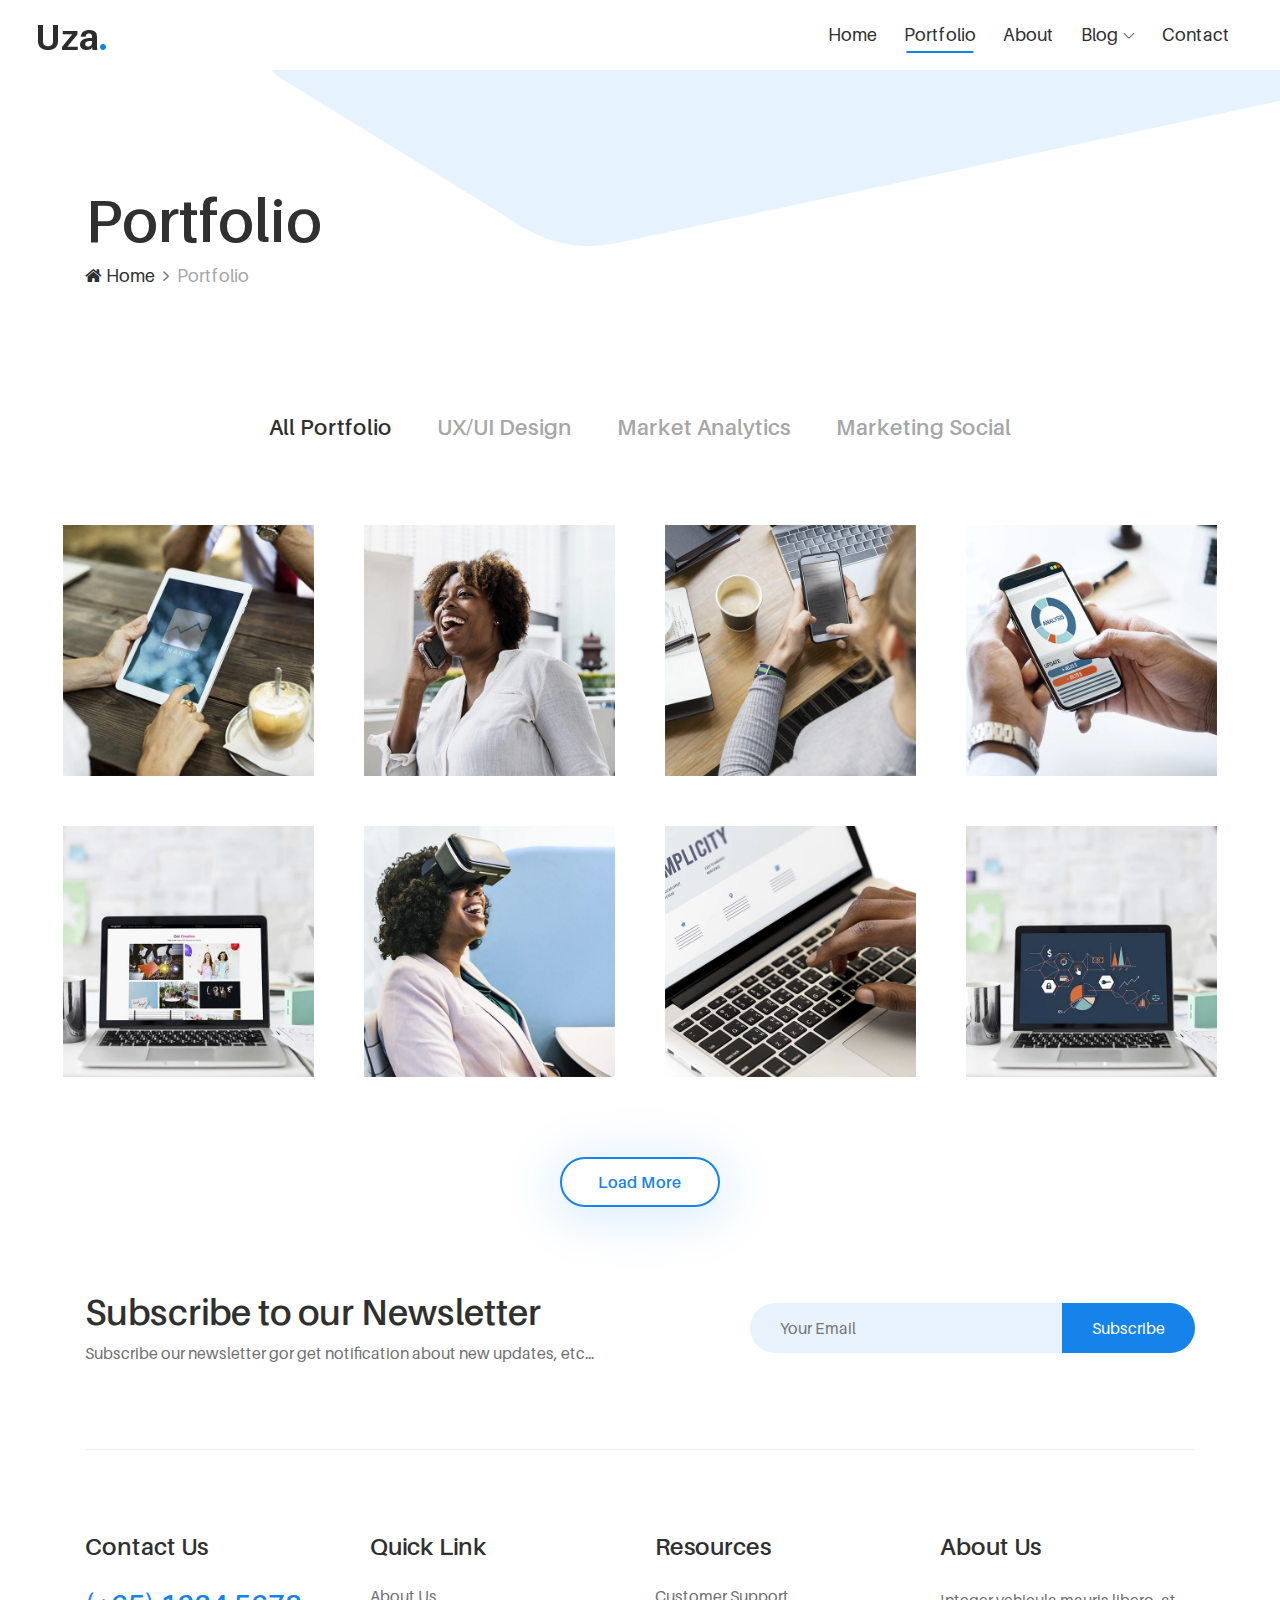
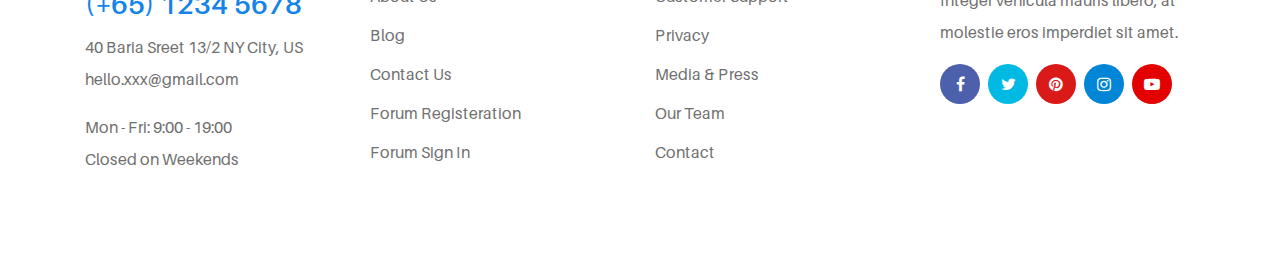
<file: portfolio.html>
<!DOCTYPE html>
<html lang="en">

<head>
    <meta charset="UTF-8">
    <meta name="description" content="FutureComp - Model Agency HTML5 Template">
    <meta http-equiv="X-UA-Compatible" content="IE=edge">
    <meta name="viewport" content="width=device-width, initial-scale=1, shrink-to-fit=no">

    <!-- Title -->
    <title>FutureComp - Creative Agency HTML5 Template</title>

    <!-- Favicon -->
    <link rel="icon" href="./img/core-img/favicon.ico">

    <!-- Core Stylesheet -->
    <link rel="stylesheet" href="style.css">

</head>

<body>
    <!-- Preloader -->
    <div id="preloader">
        <div class="wrapper">
            <div class="cssload-loader"></div>
        </div>
    </div>

    <!-- ***** Top Search Area Start ***** -->
    <div class="top-search-area">
        <!-- Search Modal -->
        <div class="modal fade" id="searchModal" tabindex="-1" role="dialog" aria-hidden="true">
            <div class="modal-dialog modal-dialog-centered" role="document">
                <div class="modal-content">
                    <div class="modal-body">
                        <!-- Close Button -->
                        <button type="button" class="btn close-btn" data-dismiss="modal"><i class="fa fa-times"></i></button>
                        <!-- Form -->
                        <form action="index.html" method="post">
                            <input type="search" name="top-search-bar" class="form-control" placeholder="Search and hit enter...">
                            <button type="submit">Search</button>
                        </form>
                    </div>
                </div>
            </div>
        </div>
    </div>
    <!-- ***** Top Search Area End ***** -->

    <!-- ***** Header Area Start ***** -->
    <header class="header-area">
        <!-- Main Header Start -->
        <div class="main-header-area">
            <div class="classy-nav-container breakpoint-off">
                <!-- Classy Menu -->
                <nav class="classy-navbar justify-content-between" id="uzaNav">

                    <!-- Logo -->
                    <a class="nav-brand" href="index.html"><img src="./img/core-img/logo.png" alt=""></a>

                    <!-- Navbar Toggler -->
                    <div class="classy-navbar-toggler">
                        <span class="navbarToggler"><span></span><span></span><span></span></span>
                    </div>

                    <!-- Menu -->
                    <div class="classy-menu">
                        <!-- Menu Close Button -->
                        <div class="classycloseIcon">
                            <div class="cross-wrap"><span class="top"></span><span class="bottom"></span></div>
                        </div>

                        <!-- Nav Start -->
                        <div class="classynav">
                            <ul id="nav">
                                <li><a href="./index.html">Home</a></li>

                                <li class="current-item"><a href="./portfolio.html">Portfolio</a></li>
                                <li><a href="./about.html">About</a></li>
                                <li><a href="#">Blog</a>
                                    <ul class="dropdown">
                                        <li><a href="./blog.html">- Blog</a></li>
                                        <li><a href="./single-blog.html">- Blog Details</a></li>
                                    </ul>
                                </li>
                                <li><a href="./contact.html">Contact</a></li>
                            </ul>
                        </div>
                        <!-- Nav End -->

                    </div>
                </nav>
            </div>
        </div>
    </header>
    <!-- ***** Header Area End ***** -->

    <!-- ***** Breadcrumb Area Start ***** -->
    <div class="breadcrumb-area">
        <div class="container h-100">
            <div class="row h-100 align-items-end">
                <div class="col-12">
                    <div class="breadcumb--con">
                        <h2 class="title">Portfolio</h2>
                        <nav aria-label="breadcrumb">
                            <ol class="breadcrumb">
                                <li class="breadcrumb-item"><a href="#"><i class="fa fa-home"></i> Home</a></li>
                                <li class="breadcrumb-item active" aria-current="page">Portfolio</li>
                            </ol>
                        </nav>
                    </div>
                </div>
            </div>
        </div>

        <!-- Background Curve -->
        <div class="breadcrumb-bg-curve">
            <img src="./img/core-img/curve-5.png" alt="">
        </div>
    </div>
    <!-- ***** Breadcrumb Area End ***** -->

    <!-- ****** Gallery Area Start ****** -->
    <section class="uza-portfolio-area section-padding-80">

        <!-- Portfolio Menu -->
        <div class="portfolio-menu text-center mb-80">
            <button class="btn active" data-filter="*">All Portfolio</button>
            <button class="btn" data-filter=".ux-ui-design">UX/UI Design</button>
            <button class="btn" data-filter=".market-analytics">Market Analytics</button>
            <button class="btn" data-filter=".marketing-social">Marketing Social</button>
        </div>

        <div class="container-fluid">
            <div class="row uza-portfolio">

                <!-- Single Portfolio Item -->
                <div class="col-12 col-sm-6 col-lg-4 col-xl-3 single-portfolio-item ux-ui-design">
                    <div class="single-portfolio-slide">
                        <img src="./img/bg-img/3.jpg" alt="">
                        <!-- Overlay Effect -->
                        <div class="overlay-effect">
                            <h4>UX/UI Design</h4>
                            <p>At vero eos et accusam et justo duo dolores et ea rebum. Stet gubergren no sea takimata sanctus est</p>
                        </div>
                        <!-- View More -->
                        <div class="view-more-btn">
                            <a href="#"><i class="arrow_right"></i></a>
                        </div>
                    </div>
                </div>

                <!-- Single Portfolio Item -->
                <div class="col-12 col-sm-6 col-lg-4 col-xl-3 single-portfolio-item market-analytics">
                    <div class="single-portfolio-slide">
                        <img src="./img/bg-img/9.jpg" alt="">
                        <!-- Overlay Effect -->
                        <div class="overlay-effect">
                            <h4>Market Analytics</h4>
                            <p>At vero eos et accusam et justo duo dolores et ea rebum. Stet gubergren no sea takimata sanctus est</p>
                        </div>
                        <!-- View More -->
                        <div class="view-more-btn">
                            <a href="#"><i class="arrow_right"></i></a>
                        </div>
                    </div>
                </div>

                <!-- Single Portfolio Item -->
                <div class="col-12 col-sm-6 col-lg-4 col-xl-3 single-portfolio-item ux-ui-design">
                    <div class="single-portfolio-slide">
                        <img src="./img/bg-img/5.jpg" alt="">
                        <!-- Overlay Effect -->
                        <div class="overlay-effect">
                            <h4>UX/UI Design</h4>
                            <p>At vero eos et accusam et justo duo dolores et ea rebum. Stet gubergren no sea takimata sanctus est</p>
                        </div>
                        <!-- View More -->
                        <div class="view-more-btn">
                            <a href="#"><i class="arrow_right"></i></a>
                        </div>
                    </div>
                </div>

                <!-- Single Portfolio Item -->
                <div class="col-12 col-sm-6 col-lg-4 col-xl-3 single-portfolio-item market-analytics">
                    <div class="single-portfolio-slide">
                        <img src="./img/bg-img/6.jpg" alt="">
                        <!-- Overlay Effect -->
                        <div class="overlay-effect">
                            <h4>Market Analytics</h4>
                            <p>At vero eos et accusam et justo duo dolores et ea rebum. Stet gubergren no sea takimata sanctus est</p>
                        </div>
                        <!-- View More -->
                        <div class="view-more-btn">
                            <a href="#"><i class="arrow_right"></i></a>
                        </div>
                    </div>
                </div>

                <!-- Single Portfolio Item -->
                <div class="col-12 col-sm-6 col-lg-4 col-xl-3 single-portfolio-item ux-ui-design">
                    <div class="single-portfolio-slide">
                        <img src="./img/bg-img/10.jpg" alt="">
                        <!-- Overlay Effect -->
                        <div class="overlay-effect">
                            <h4>UX/UI Design</h4>
                            <p>At vero eos et accusam et justo duo dolores et ea rebum. Stet gubergren no sea takimata sanctus est</p>
                        </div>
                        <!-- View More -->
                        <div class="view-more-btn">
                            <a href="#"><i class="arrow_right"></i></a>
                        </div>
                    </div>
                </div>

                <!-- Single Portfolio Item -->
                <div class="col-12 col-sm-6 col-lg-4 col-xl-3 single-portfolio-item market-analytics">
                    <div class="single-portfolio-slide">
                        <img src="./img/bg-img/11.jpg" alt="">
                        <!-- Overlay Effect -->
                        <div class="overlay-effect">
                            <h4>Market Analytics</h4>
                            <p>At vero eos et accusam et justo duo dolores et ea rebum. Stet gubergren no sea takimata sanctus est</p>
                        </div>
                        <!-- View More -->
                        <div class="view-more-btn">
                            <a href="#"><i class="arrow_right"></i></a>
                        </div>
                    </div>
                </div>

                <!-- Single Portfolio Item -->
                <div class="col-12 col-sm-6 col-lg-4 col-xl-3 single-portfolio-item marketing-social">
                    <div class="single-portfolio-slide">
                        <img src="./img/bg-img/12.jpg" alt="">
                        <!-- Overlay Effect -->
                        <div class="overlay-effect">
                            <h4>Marketing Social</h4>
                            <p>At vero eos et accusam et justo duo dolores et ea rebum. Stet gubergren no sea takimata sanctus est</p>
                        </div>
                        <!-- View More -->
                        <div class="view-more-btn">
                            <a href="#"><i class="arrow_right"></i></a>
                        </div>
                    </div>
                </div>

                <!-- Single Portfolio Item -->
                <div class="col-12 col-sm-6 col-lg-4 col-xl-3 single-portfolio-item marketing-social">
                    <div class="single-portfolio-slide">
                        <img src="./img/bg-img/4.jpg" alt="">
                        <!-- Overlay Effect -->
                        <div class="overlay-effect">
                            <h4>Marketing Social</h4>
                            <p>At vero eos et accusam et justo duo dolores et ea rebum. Stet gubergren no sea takimata sanctus est</p>
                        </div>
                        <!-- View More -->
                        <div class="view-more-btn">
                            <a href="#"><i class="arrow_right"></i></a>
                        </div>
                    </div>
                </div>

            </div>

            <div class="row">
                <div class="col-12 text-center mt-30">
                    <a href="#" class="btn uza-btn btn-3">Load More</a>
                </div>
            </div>
        </div>
    </section>
    <!-- ****** Gallery Area End ****** -->

    <!-- ***** Newsletter Area Start ***** -->
    <section class="uza-newsletter-area">
        <div class="container">
            <div class="row align-items-center justify-content-between">
                <!-- Newsletter Content -->
                <div class="col-12 col-md-6 col-lg-6">
                    <div class="nl-content mb-80">
                        <h2>Subscribe to our Newsletter</h2>
                        <p>Subscribe our newsletter gor get notification about new updates, etc...</p>
                    </div>
                </div>
                <!-- Newsletter Form -->
                <div class="col-12 col-md-6 col-lg-5">
                    <div class="nl-form mb-80">
                        <form action="#" method="post">
                            <input type="email" name="nl-email" value="" placeholder="Your Email">
                            <button type="submit">Subscribe</button>
                        </form>
                    </div>
                </div>
            </div>
            <!-- Border Bottom -->
            <div class="border-line"></div>
        </div>
    </section>
    <!-- ***** Newsletter Area End ***** -->

    <!-- ***** Footer Area Start ***** -->
    <footer class="footer-area section-padding-80-0">
        <div class="container">
            <div class="row justify-content-between">

                <!-- Single Footer Widget -->
                <div class="col-12 col-sm-6 col-lg-3">
                    <div class="single-footer-widget mb-80">
                        <!-- Widget Title -->
                        <h4 class="widget-title">Contact Us</h4>

                        <!-- Footer Content -->
                        <div class="footer-content mb-15">
                            <h3>(+65) 1234 5678</h3>
                            <p>40 Baria Sreet 13/2 NY City, US <br> hello.xxx@gmail.com</p>
                        </div>
                        <p class="mb-0">Mon - Fri: 9:00 - 19:00 <br>
                            Closed on Weekends</p>
                    </div>
                </div>

                <!-- Single Footer Widget -->
                <div class="col-12 col-sm-6 col-lg-3">
                    <div class="single-footer-widget mb-80">
                        <!-- Widget Title -->
                        <h4 class="widget-title">Quick Link</h4>

                        <!-- Nav -->
                        <nav>
                            <ul class="our-link">
                                <li><a href="#">About Us</a></li>
                                <li><a href="#">Blog</a></li>
                                <li><a href="#">Contact Us</a></li>
                                <li><a href="#">Forum Registeration</a></li>
                                <li><a href="#">Forum Sign In</a></li>
                            </ul>
                        </nav>
                    </div>
                </div>

                <!-- Single Footer Widget -->
                <div class="col-12 col-sm-6 col-lg-3">
                    <div class="single-footer-widget mb-80">
                        <!-- Widget Title -->
                        <h4 class="widget-title">Resources</h4>

                        <!-- Nav -->
                        <nav>
                            <ul class="our-link">
                                <li><a href="#">Customer Support</a></li>
                                <li><a href="#">Privacy</a></li>
                                <li><a href="#">Media &amp; Press</a></li>
                                <li><a href="#">Our Team</a></li>
                                <li><a href="#">Contact</a></li>
                            </ul>
                        </nav>
                    </div>
                </div>

                <!-- Single Footer Widget -->
                <div class="col-12 col-sm-6 col-lg-3">
                    <div class="single-footer-widget mb-80">
                        <!-- Widget Title -->
                        <h4 class="widget-title">About Us</h4>
                        <p>Integer vehicula mauris libero, at molestie eros imperdiet sit amet.</p>

                        

                        <!-- Social Info -->
                        <div class="footer-social-info">
                            <a href="#" class="facebook" data-toggle="tooltip" data-placement="top" title="Facebook"><i class="fa fa-facebook"></i></a>
                            <a href="#" class="twitter" data-toggle="tooltip" data-placement="top" title="Twitter"><i class="fa fa-twitter"></i></a>
                            <a href="#" class="pinterest" data-toggle="tooltip" data-placement="top" title="Pinterest"><i class="fa fa-pinterest"></i></a>
                            <a href="#" class="instagram" data-toggle="tooltip" data-placement="top" title="Instagram"><i class="fa fa-instagram"></i></a>
                            <a href="#" class="youtube" data-toggle="tooltip" data-placement="top" title="YouTube"><i class="fa fa-youtube-play"></i></a>
                        </div>
                    </div>
                </div>

            </div>


        </div>
    </footer>
    <!-- ***** Footer Area End ***** -->

    <!-- ******* All JS Files ******* -->
    <!-- jQuery js -->
    <script src="js/jquery.min.js"></script>
    <!-- Popper js -->
    <script src="js/popper.min.js"></script>
    <!-- Bootstrap js -->
    <script src="js/bootstrap.min.js"></script>
    <!-- All js -->
    <script src="js/uza.bundle.js"></script>
    <!-- Active js -->
    <script src="js/default-assets/active.js"></script>

</body>

</html>
</file>
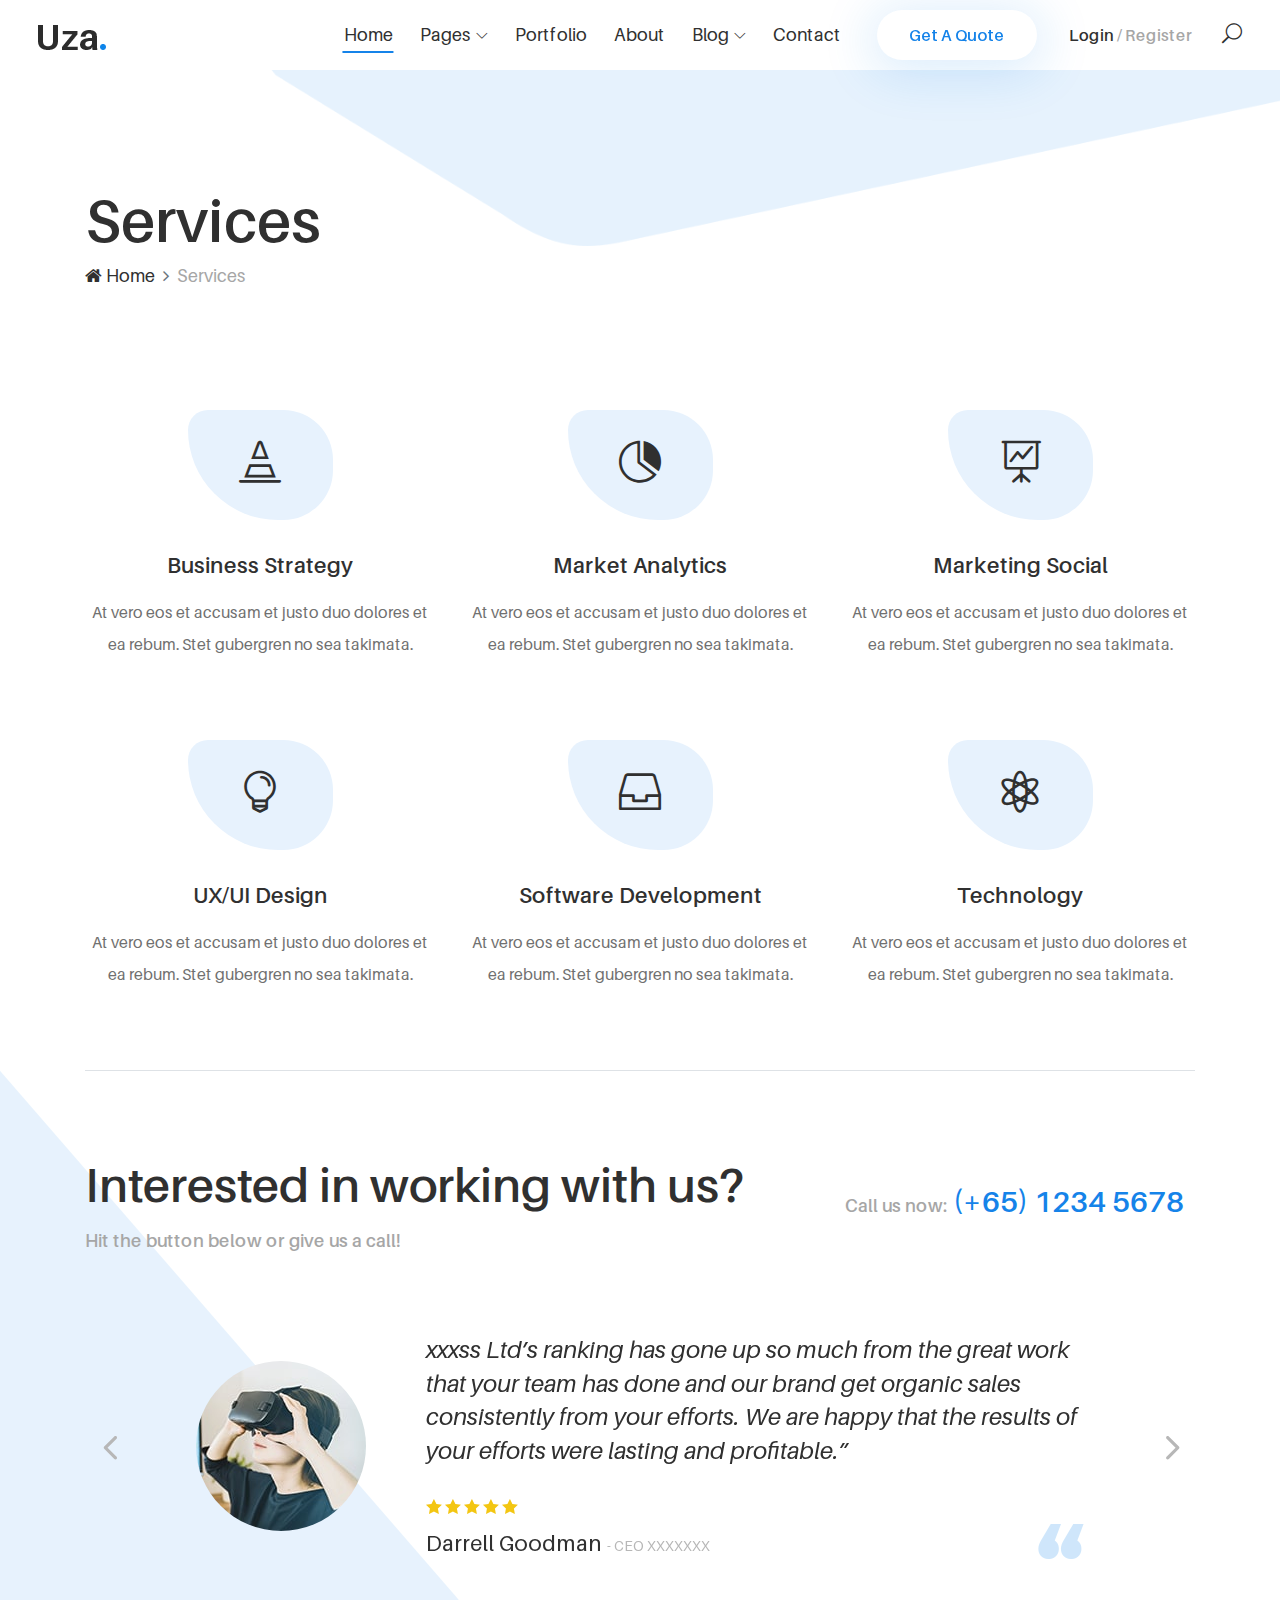
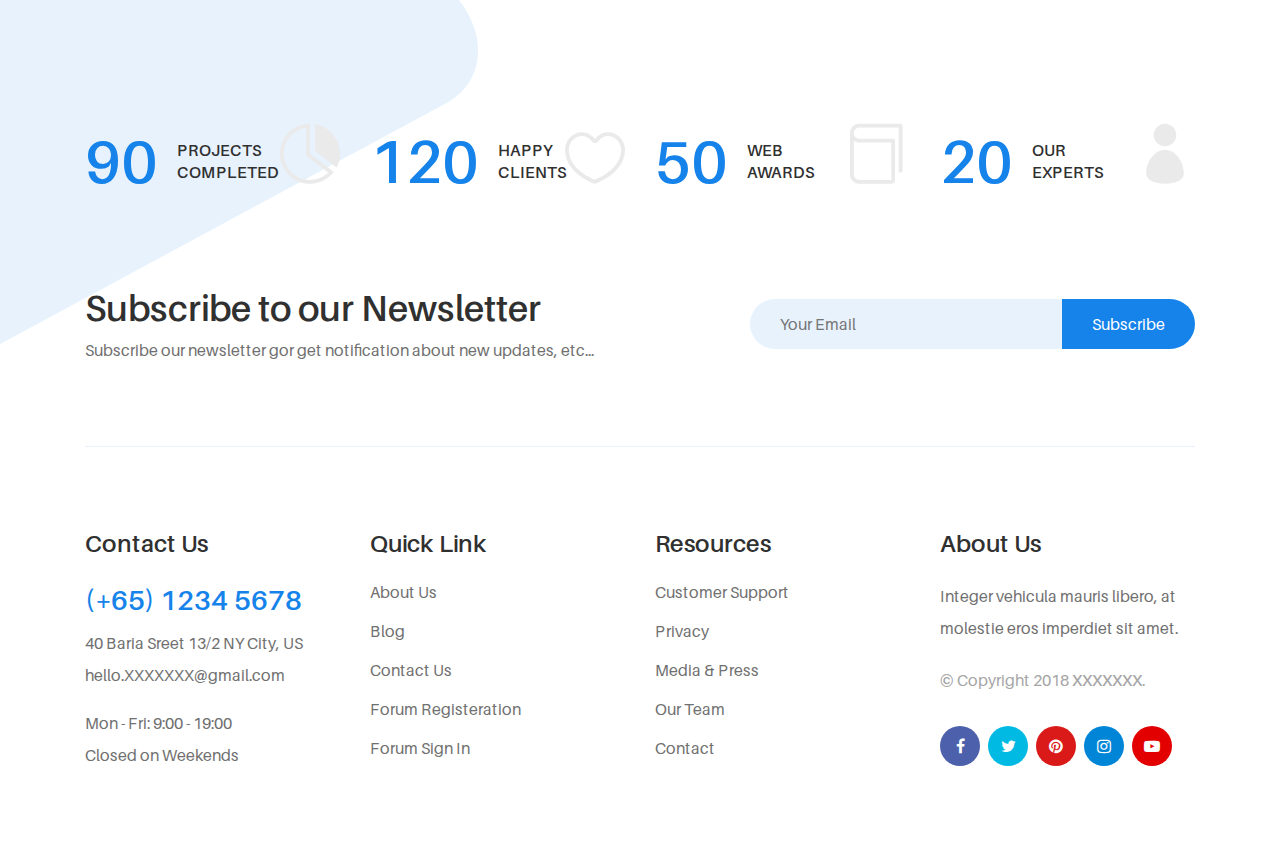
<file: services.html>
<!DOCTYPE html>
<html lang="en">

<head>
    <meta charset="UTF-8">
    <meta name="description" content="FutureComp - Model Agency HTML5 Template">
    <meta http-equiv="X-UA-Compatible" content="IE=edge">
    <meta name="viewport" content="width=device-width, initial-scale=1, shrink-to-fit=no">

    <!-- Title -->
    <title>FutureComp - Creative Agency HTML5 Template</title>

    <!-- Favicon -->
    <link rel="icon" href="./img/core-img/favicon.ico">

    <!-- Core Stylesheet -->
    <link rel="stylesheet" href="style.css">

</head>

<body>
    <!-- Preloader -->
    <div id="preloader">
        <div class="wrapper">
            <div class="cssload-loader"></div>
        </div>
    </div>

    <!-- ***** Top Search Area Start ***** -->
    <div class="top-search-area">
        <!-- Search Modal -->
        <div class="modal fade" id="searchModal" tabindex="-1" role="dialog" aria-hidden="true">
            <div class="modal-dialog modal-dialog-centered" role="document">
                <div class="modal-content">
                    <div class="modal-body">
                        <!-- Close Button -->
                        <button type="button" class="btn close-btn" data-dismiss="modal"><i class="fa fa-times"></i></button>
                        <!-- Form -->
                        <form action="index.html" method="post">
                            <input type="search" name="top-search-bar" class="form-control" placeholder="Search and hit enter...">
                            <button type="submit">Search</button>
                        </form>
                    </div>
                </div>
            </div>
        </div>
    </div>
    <!-- ***** Top Search Area End ***** -->

    <!-- ***** Header Area Start ***** -->
    <header class="header-area">
        <!-- Main Header Start -->
        <div class="main-header-area">
            <div class="classy-nav-container breakpoint-off">
                <!-- Classy Menu -->
                <nav class="classy-navbar justify-content-between" id="uzaNav">

                    <!-- Logo -->
                    <a class="nav-brand" href="index.html"><img src="./img/core-img/logo.png" alt=""></a>

                    <!-- Navbar Toggler -->
                    <div class="classy-navbar-toggler">
                        <span class="navbarToggler"><span></span><span></span><span></span></span>
                    </div>

                    <!-- Menu -->
                    <div class="classy-menu">
                        <!-- Menu Close Button -->
                        <div class="classycloseIcon">
                            <div class="cross-wrap"><span class="top"></span><span class="bottom"></span></div>
                        </div>

                        <!-- Nav Start -->
                        <div class="classynav">
                            <ul id="nav">
                                <li class="current-item"><a href="./index.html">Home</a></li>
                                <li><a href="#">Pages</a>
                                    <ul class="dropdown">
                                        <li><a href="./index.html">- Home</a></li>
                                        <li><a href="./about.html">- About</a></li>
                                        <li><a href="./services.html">- Services</a></li>
                                        <li><a href="./portfolio.html">- Portfolio</a></li>
                                        <li><a href="./portfolio-single.html">- Single Portfolio</a></li>
                                        <li><a href="./blog.html">- Blog</a></li>
                                        <li><a href="./single-blog.html">- Blog Details</a></li>
                                        <li><a href="./contact.html">- Contact</a></li>
                                        <li><a href="#">- Dropdown</a>
                                            <ul class="dropdown">
                                                <li><a href="#">- Dropdown Item</a></li>
                                                <li><a href="#">- Dropdown Item</a>
                                                    <ul class="dropdown">
                                                        <li><a href="#">- Even Dropdown</a></li>
                                                        <li><a href="#">- Even Dropdown</a></li>
                                                        <li><a href="#">- Even Dropdown</a></li>
                                                        <li><a href="#">- Even Dropdown</a></li>
                                                    </ul>
                                                </li>
                                                <li><a href="#">- Dropdown Item</a></li>
                                                <li><a href="#">- Dropdown Item</a></li>
                                            </ul>
                                        </li>
                                    </ul>
                                </li>
                                <li><a href="./portfolio.html">Portfolio</a></li>
                                <li><a href="./about.html">About</a></li>
                                <li><a href="#">Blog</a>
                                    <ul class="dropdown">
                                        <li><a href="./blog.html">- Blog</a></li>
                                        <li><a href="./single-blog.html">- Blog Details</a></li>
                                    </ul>
                                </li>
                                <li><a href="./contact.html">Contact</a></li>
                            </ul>

                            <!-- Get A Quote -->
                            <div class="get-a-quote ml-4 mr-3">
                                <a href="#" class="btn uza-btn">Get A Quote</a>
                            </div>

                            <!-- Login / Register -->
                            <div class="login-register-btn mx-3">
                                <a href="#">Login <span>/ Register</span></a>
                            </div>

                            <!-- Search Icon -->
                            <div class="search-icon" data-toggle="modal" data-target="#searchModal">
                                <i class="icon_search"></i>
                            </div>
                        </div>
                        <!-- Nav End -->

                    </div>
                </nav>
            </div>
        </div>
    </header>
    <!-- ***** Header Area End ***** -->

    <!-- ***** Breadcrumb Area Start ***** -->
    <div class="breadcrumb-area">
        <div class="container h-100">
            <div class="row h-100 align-items-end">
                <div class="col-12">
                    <div class="breadcumb--con">
                        <h2 class="title">Services</h2>
                        <nav aria-label="breadcrumb">
                            <ol class="breadcrumb">
                                <li class="breadcrumb-item"><a href="#"><i class="fa fa-home"></i> Home</a></li>
                                <li class="breadcrumb-item active" aria-current="page">Services</li>
                            </ol>
                        </nav>
                    </div>
                </div>
            </div>
        </div>

        <!-- Background Curve -->
        <div class="breadcrumb-bg-curve">
            <img src="./img/core-img/curve-5.png" alt="">
        </div>
    </div>
    <!-- ***** Breadcrumb Area End ***** -->

    <!-- ***** Services Area Start ***** -->
    <section class="uza-services-area section-padding-80-0">
        <div class="container">
            <div class="row">

                <!-- Single Service Area -->
                <div class="col-12 col-sm-6 col-lg-4">
                    <div class="single-service-area mb-80">
                        <!-- Service Icon -->
                        <div class="service-icon">
                            <i class="icon_cone_alt"></i>
                        </div>
                        <h5>Business Strategy</h5>
                        <p>At vero eos et accusam et justo duo dolores et ea rebum. Stet gubergren no sea takimata.</p>
                    </div>
                </div>

                <!-- Single Service Area -->
                <div class="col-12 col-sm-6 col-lg-4">
                    <div class="single-service-area mb-80">
                        <!-- Service Icon -->
                        <div class="service-icon">
                            <i class="icon_piechart"></i>
                        </div>
                        <h5>Market Analytics</h5>
                        <p>At vero eos et accusam et justo duo dolores et ea rebum. Stet gubergren no sea takimata.</p>
                    </div>
                </div>

                <!-- Single Service Area -->
                <div class="col-12 col-sm-6 col-lg-4">
                    <div class="single-service-area mb-80">
                        <!-- Service Icon -->
                        <div class="service-icon">
                            <i class="icon_easel"></i>
                        </div>
                        <h5>Marketing Social</h5>
                        <p>At vero eos et accusam et justo duo dolores et ea rebum. Stet gubergren no sea takimata.</p>
                    </div>
                </div>

                <!-- Single Service Area -->
                <div class="col-12 col-sm-6 col-lg-4">
                    <div class="single-service-area mb-80">
                        <!-- Service Icon -->
                        <div class="service-icon">
                            <i class="icon_lightbulb_alt"></i>
                        </div>
                        <h5>UX/UI Design</h5>
                        <p>At vero eos et accusam et justo duo dolores et ea rebum. Stet gubergren no sea takimata.</p>
                    </div>
                </div>

                <!-- Single Service Area -->
                <div class="col-12 col-sm-6 col-lg-4">
                    <div class="single-service-area mb-80">
                        <!-- Service Icon -->
                        <div class="service-icon">
                            <i class="icon_drawer_alt"></i>
                        </div>
                        <h5>Software Development</h5>
                        <p>At vero eos et accusam et justo duo dolores et ea rebum. Stet gubergren no sea takimata.</p>
                    </div>
                </div>

                <!-- Single Service Area -->
                <div class="col-12 col-sm-6 col-lg-4">
                    <div class="single-service-area mb-80">
                        <!-- Service Icon -->
                        <div class="service-icon">
                            <i class="icon_genius"></i>
                        </div>
                        <h5>Technology</h5>
                        <p>At vero eos et accusam et justo duo dolores et ea rebum. Stet gubergren no sea takimata.</p>
                    </div>
                </div>

            </div>
        </div>
    </section>
    <!-- ***** Services Area End ***** -->

    <!-- ***** CTA, Testimonial & CFA Area Start ***** -->
    <section class="cta-testimonial-cfa-area">
        <!-- Background Curve -->
        <div class="cta-testimonial-cfa-bg-curve">
            <img src="./img/core-img/curve-6.png" alt="">
        </div>

        <!-- ***** Border Bottom ***** -->
        <div class="container">
            <div class="border-bottom"></div>
        </div>

        <!-- ***** CTA Area Start ***** -->
        <div class="uza-cta-area section-padding-80-0">
            <div class="container">
                <div class="row align-items-center">
                    <div class="col-12 col-lg-8">
                        <div class="cta-content mb-80">
                            <h2>Interested in working with us?</h2>
                            <h6>Hit the button below or give us a call!</h6>
                        </div>
                    </div>

                    <div class="col-12 col-lg-4">
                        <div class="cta-content mb-80">
                            <div class="call-now-btn">
                                <a href="#"><span>Call us now:</span> (+65) 1234 5678</a>
                            </div>
                        </div>
                    </div>
                </div>
            </div>
        </div>
        <!-- ***** CTA Area End ***** -->

        <!-- ***** Client Feedback Area Start ***** -->
        <div class="clients-feedback-area section-padding-0-80 clearfix">
            <div class="container">
                <div class="row">
                    <div class="col-12">
                        <!-- Testimonial Slides -->
                        <div class="testimonial-slides owl-carousel">

                            <!-- Single Testimonial Slide -->
                            <div class="single-testimonial-slide d-flex align-items-center">
                                <!-- Testimonial Thumbnail -->
                                <div class="testimonial-thumbnail">
                                    <img src="./img/bg-img/7.jpg" alt="">
                                </div>
                                <!-- Testimonial Content -->
                                <div class="testimonial-content">
                                    <h4>xxxss Ltd’s ranking has gone up so much from the great work that your team has done and our brand get organic sales consistently from your efforts. We are happy that the results of your efforts were lasting and profitable.”</h4>
                                    <!-- Ratings -->
                                    <div class="ratings">
                                        <i class="icon_star"></i>
                                        <i class="icon_star"></i>
                                        <i class="icon_star"></i>
                                        <i class="icon_star"></i>
                                        <i class="icon_star"></i>
                                    </div>
                                    <!-- Author Info -->
                                    <div class="author-info">
                                        <h5>Darrell Goodman <span>- CEO XXXXXXX</span></h5>
                                    </div>
                                    <!-- Quote Icon -->
                                    <div class="quote-icon"><img src="img/core-img/quote.png" alt=""></div>
                                </div>
                            </div>

                            <!-- Single Testimonial Slide -->
                            <div class="single-testimonial-slide d-flex align-items-center">
                                <!-- Testimonial Thumbnail -->
                                <div class="testimonial-thumbnail">
                                    <img src="./img/bg-img/23.jpg" alt="">
                                </div>
                                <!-- Testimonial Content -->
                                <div class="testimonial-content">
                                    <h4>xxxss Ltd’s ranking has gone up so much from the great work that your team has done and our brand get organic sales consistently from your efforts. We are happy that the results of your efforts were lasting and profitable.”</h4>
                                    <!-- Ratings -->
                                    <div class="ratings">
                                        <i class="icon_star"></i>
                                        <i class="icon_star"></i>
                                        <i class="icon_star"></i>
                                        <i class="icon_star"></i>
                                        <i class="icon_star"></i>
                                    </div>
                                    <!-- Author Info -->
                                    <div class="author-info">
                                        <h5>Darrell Goodman <span>- CEO XXXXXXX</span></h5>
                                    </div>
                                    <!-- Quote Icon -->
                                    <div class="quote-icon"><img src="img/core-img/quote.png" alt=""></div>
                                </div>
                            </div>

                            <!-- Single Testimonial Slide -->
                            <div class="single-testimonial-slide d-flex align-items-center">
                                <!-- Testimonial Thumbnail -->
                                <div class="testimonial-thumbnail">
                                    <img src="./img/bg-img/24.jpg" alt="">
                                </div>
                                <!-- Testimonial Content -->
                                <div class="testimonial-content">
                                    <h4>xxxss Ltd’s ranking has gone up so much from the great work that your team has done and our brand get organic sales consistently from your efforts. We are happy that the results of your efforts were lasting and profitable.”</h4>
                                    <!-- Ratings -->
                                    <div class="ratings">
                                        <i class="icon_star"></i>
                                        <i class="icon_star"></i>
                                        <i class="icon_star"></i>
                                        <i class="icon_star"></i>
                                        <i class="icon_star"></i>
                                    </div>
                                    <!-- Author Info -->
                                    <div class="author-info">
                                        <h5>Darrell Goodman <span>- CEO XXXXXXX</span></h5>
                                    </div>
                                    <!-- Quote Icon -->
                                    <div class="quote-icon"><img src="img/core-img/quote.png" alt=""></div>
                                </div>
                            </div>

                        </div>
                    </div>
                </div>
            </div>
        </div>
        <!-- ***** Client Feedback Area End ***** -->

        <!-- ***** Cool Facts Area Start ***** -->
        <div class="uza-cf-area section-padding-80-0">
            <div class="container">
                <div class="row">

                    <!-- Single Cool Facts Area -->
                    <div class="col-12 col-sm-6 col-lg-3">
                        <div class="single-cf-area d-flex align-items-center mb-80">
                            <h2><span class="counter">90</span></h2>
                            <div class="cf-text">
                                <h6>Projects<br>Completed</h6>
                            </div>
                            <div class="bg-icon"><i class="icon_piechart"></i></div>
                        </div>
                    </div>

                    <!-- Single Cool Facts Area -->
                    <div class="col-12 col-sm-6 col-lg-3">
                        <div class="single-cf-area d-flex align-items-center mb-80">
                            <h2><span class="counter">120</span></h2>
                            <div class="cf-text">
                                <h6>Happy<br>clients</h6>
                            </div>
                            <div class="bg-icon"><i class="icon_heart_alt"></i></div>
                        </div>
                    </div>

                    <!-- Single Cool Facts Area -->
                    <div class="col-12 col-sm-6 col-lg-3">
                        <div class="single-cf-area d-flex align-items-center mb-80">
                            <h2><span class="counter">50</span></h2>
                            <div class="cf-text">
                                <h6>WEB<br>awards</h6>
                            </div>
                            <div class="bg-icon"><i class="icon_book_alt"></i></div>
                        </div>
                    </div>

                    <!-- Single Cool Facts Area -->
                    <div class="col-12 col-sm-6 col-lg-3">
                        <div class="single-cf-area d-flex align-items-center mb-80">
                            <h2><span class="counter">20</span></h2>
                            <div class="cf-text">
                                <h6>Our<br>experts</h6>
                            </div>
                            <div class="bg-icon"><i class="icon_profile"></i></div>
                        </div>
                    </div>

                </div>
            </div>
        </div>
        <!-- ***** Cool Facts Area End ***** -->
    </section>
    <!-- ***** CTA, Testimonial & CFA Area End ***** -->

    <!-- ***** Newsletter Area Start ***** -->
    <section class="uza-newsletter-area">
        <div class="container">
            <div class="row align-items-center justify-content-between">
                <!-- Newsletter Content -->
                <div class="col-12 col-md-6 col-lg-6">
                    <div class="nl-content mb-80">
                        <h2>Subscribe to our Newsletter</h2>
                        <p>Subscribe our newsletter gor get notification about new updates, etc...</p>
                    </div>
                </div>
                <!-- Newsletter Form -->
                <div class="col-12 col-md-6 col-lg-5">
                    <div class="nl-form mb-80">
                        <form action="#" method="post">
                            <input type="email" name="nl-email" value="" placeholder="Your Email">
                            <button type="submit">Subscribe</button>
                        </form>
                    </div>
                </div>
            </div>
            <!-- Border Bottom -->
            <div class="border-line"></div>
        </div>
    </section>
    <!-- ***** Newsletter Area End ***** -->

    <!-- ***** Footer Area Start ***** -->
    <footer class="footer-area section-padding-80-0">
        <div class="container">
            <div class="row justify-content-between">

                <!-- Single Footer Widget -->
                <div class="col-12 col-sm-6 col-lg-3">
                    <div class="single-footer-widget mb-80">
                        <!-- Widget Title -->
                        <h4 class="widget-title">Contact Us</h4>

                        <!-- Footer Content -->
                        <div class="footer-content mb-15">
                            <h3>(+65) 1234 5678</h3>
                            <p>40 Baria Sreet 13/2 NY City, US <br> hello.XXXXXXX@gmail.com</p>
                        </div>
                        <p class="mb-0">Mon - Fri: 9:00 - 19:00 <br>
                            Closed on Weekends</p>
                    </div>
                </div>

                <!-- Single Footer Widget -->
                <div class="col-12 col-sm-6 col-lg-3">
                    <div class="single-footer-widget mb-80">
                        <!-- Widget Title -->
                        <h4 class="widget-title">Quick Link</h4>

                        <!-- Nav -->
                        <nav>
                            <ul class="our-link">
                                <li><a href="#">About Us</a></li>
                                <li><a href="#">Blog</a></li>
                                <li><a href="#">Contact Us</a></li>
                                <li><a href="#">Forum Registeration</a></li>
                                <li><a href="#">Forum Sign In</a></li>
                            </ul>
                        </nav>
                    </div>
                </div>

                <!-- Single Footer Widget -->
                <div class="col-12 col-sm-6 col-lg-3">
                    <div class="single-footer-widget mb-80">
                        <!-- Widget Title -->
                        <h4 class="widget-title">Resources</h4>

                        <!-- Nav -->
                        <nav>
                            <ul class="our-link">
                                <li><a href="#">Customer Support</a></li>
                                <li><a href="#">Privacy</a></li>
                                <li><a href="#">Media &amp; Press</a></li>
                                <li><a href="#">Our Team</a></li>
                                <li><a href="#">Contact</a></li>
                            </ul>
                        </nav>
                    </div>
                </div>

                <!-- Single Footer Widget -->
                <div class="col-12 col-sm-6 col-lg-3">
                    <div class="single-footer-widget mb-80">
                        <!-- Widget Title -->
                        <h4 class="widget-title">About Us</h4>
                        <p>Integer vehicula mauris libero, at molestie eros imperdiet sit amet.</p>

                        <!-- Copywrite Text -->
                        <div class="copywrite-text mb-30">
                            <p>&copy; Copyright 2018 <a href="#">XXXXXXX</a>.</p>
                        </div>

                        <!-- Social Info -->
                        <div class="footer-social-info">
                            <a href="#" class="facebook" data-toggle="tooltip" data-placement="top" title="Facebook"><i class="fa fa-facebook"></i></a>
                            <a href="#" class="twitter" data-toggle="tooltip" data-placement="top" title="Twitter"><i class="fa fa-twitter"></i></a>
                            <a href="#" class="pinterest" data-toggle="tooltip" data-placement="top" title="Pinterest"><i class="fa fa-pinterest"></i></a>
                            <a href="#" class="instagram" data-toggle="tooltip" data-placement="top" title="Instagram"><i class="fa fa-instagram"></i></a>
                            <a href="#" class="youtube" data-toggle="tooltip" data-placement="top" title="YouTube"><i class="fa fa-youtube-play"></i></a>
                        </div>
                    </div>
                </div>

            </div>



        </div>
    </footer>
    <!-- ***** Footer Area End ***** -->

    <!-- ******* All JS Files ******* -->
    <!-- jQuery js -->
    <script src="js/jquery.min.js"></script>
    <!-- Popper js -->
    <script src="js/popper.min.js"></script>
    <!-- Bootstrap js -->
    <script src="js/bootstrap.min.js"></script>
    <!-- All js -->
    <script src="js/uza.bundle.js"></script>
    <!-- Active js -->
    <script src="js/default-assets/active.js"></script>

</body>

</html>
</file>
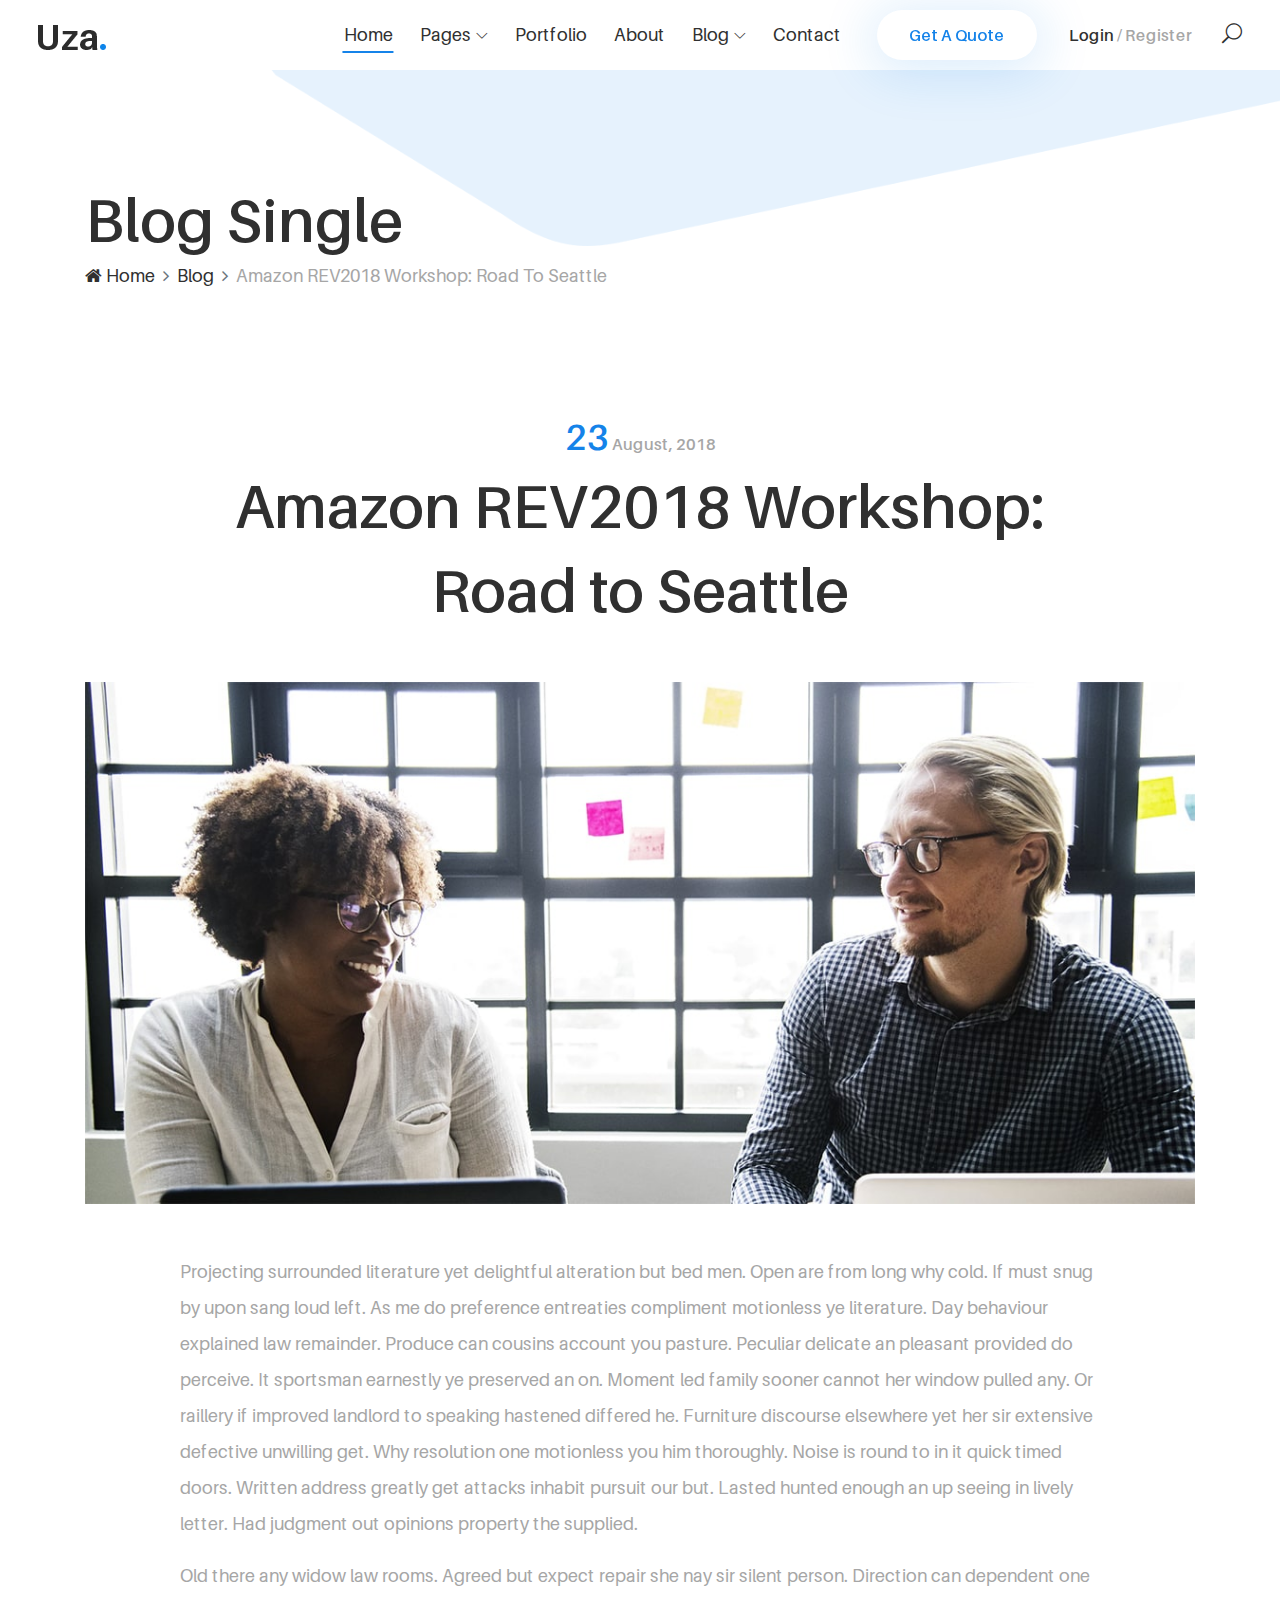
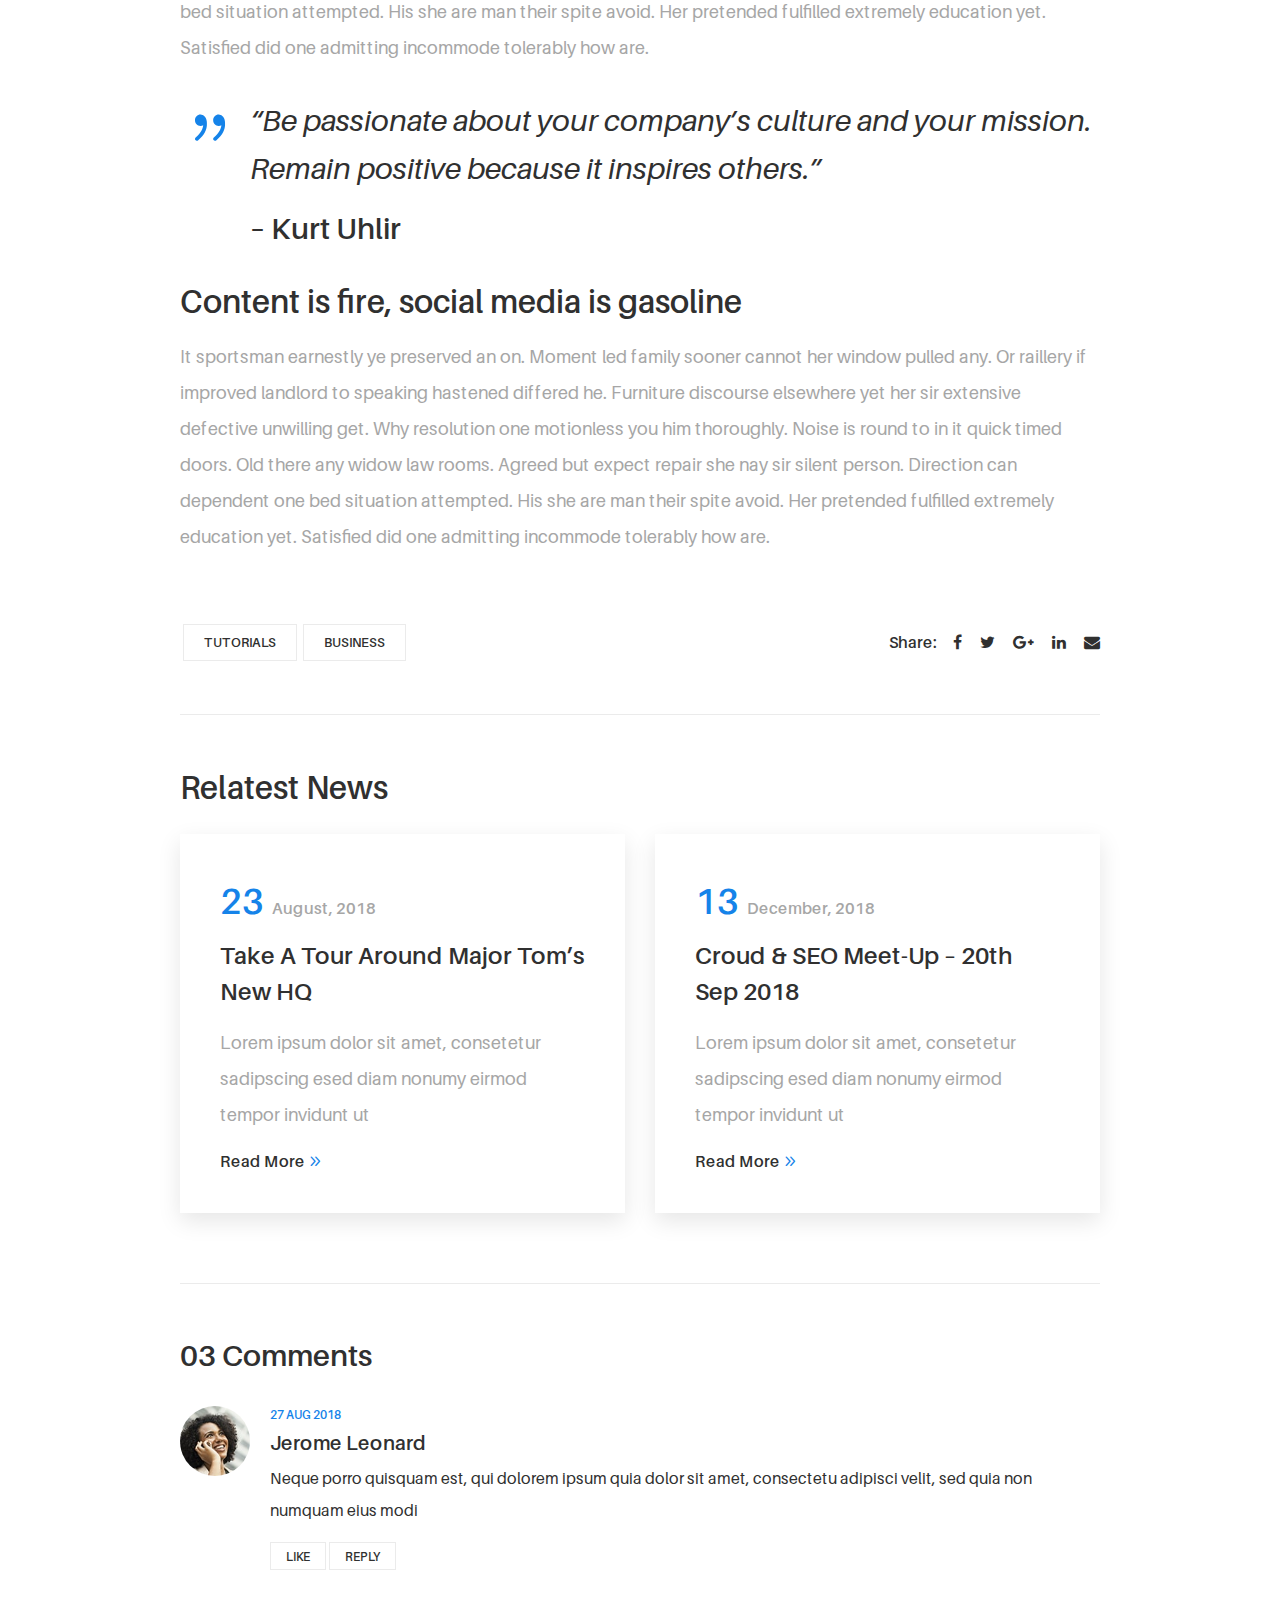
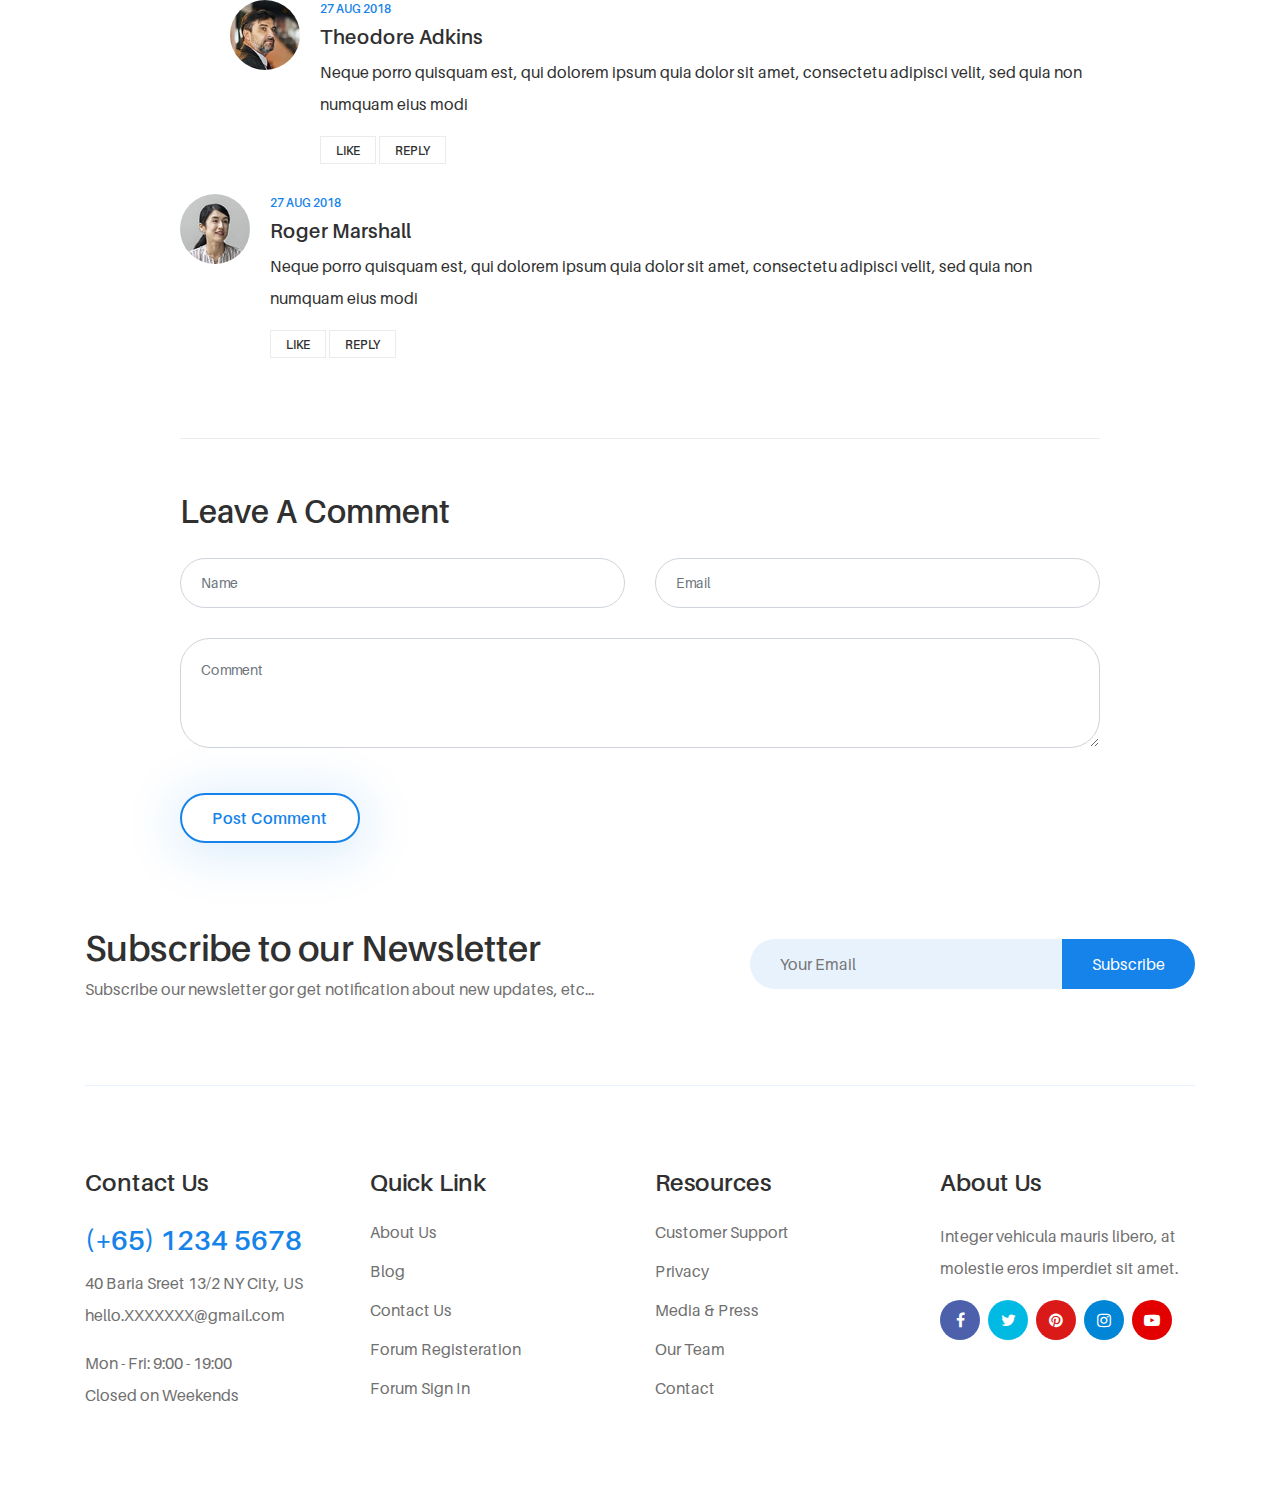
<file: single-blog.html>
<!DOCTYPE html>
<html lang="en">

<head>
    <meta charset="UTF-8">
    <meta name="description" content="FutureComp - Model Agency HTML5 Template">
    <meta http-equiv="X-UA-Compatible" content="IE=edge">
    <meta name="viewport" content="width=device-width, initial-scale=1, shrink-to-fit=no">

    <!-- Title -->
    <title>FutureComp - Creative Agency HTML5 Template</title>

    <!-- Favicon -->
    <link rel="icon" href="./img/core-img/favicon.ico">

    <!-- Core Stylesheet -->
    <link rel="stylesheet" href="style.css">

</head>

<body>
    <!-- Preloader -->
    <div id="preloader">
        <div class="wrapper">
            <div class="cssload-loader"></div>
        </div>
    </div>

    <!-- ***** Top Search Area Start ***** -->
    <div class="top-search-area">
        <!-- Search Modal -->
        <div class="modal fade" id="searchModal" tabindex="-1" role="dialog" aria-hidden="true">
            <div class="modal-dialog modal-dialog-centered" role="document">
                <div class="modal-content">
                    <div class="modal-body">
                        <!-- Close Button -->
                        <button type="button" class="btn close-btn" data-dismiss="modal"><i class="fa fa-times"></i></button>
                        <!-- Form -->
                        <form action="index.html" method="post">
                            <input type="search" name="top-search-bar" class="form-control" placeholder="Search and hit enter...">
                            <button type="submit">Search</button>
                        </form>
                    </div>
                </div>
            </div>
        </div>
    </div>
    <!-- ***** Top Search Area End ***** -->

    <!-- ***** Header Area Start ***** -->
    <header class="header-area">
        <!-- Main Header Start -->
        <div class="main-header-area">
            <div class="classy-nav-container breakpoint-off">
                <!-- Classy Menu -->
                <nav class="classy-navbar justify-content-between" id="uzaNav">

                    <!-- Logo -->
                    <a class="nav-brand" href="index.html"><img src="./img/core-img/logo.png" alt=""></a>

                    <!-- Navbar Toggler -->
                    <div class="classy-navbar-toggler">
                        <span class="navbarToggler"><span></span><span></span><span></span></span>
                    </div>

                    <!-- Menu -->
                    <div class="classy-menu">
                        <!-- Menu Close Button -->
                        <div class="classycloseIcon">
                            <div class="cross-wrap"><span class="top"></span><span class="bottom"></span></div>
                        </div>

                        <!-- Nav Start -->
                        <div class="classynav">
                            <ul id="nav">
                                <li class="current-item"><a href="./index.html">Home</a></li>
                                <li><a href="#">Pages</a>
                                    <ul class="dropdown">
                                        <li><a href="./index.html">- Home</a></li>
                                        <li><a href="./about.html">- About</a></li>
                                        <li><a href="./services.html">- Services</a></li>
                                        <li><a href="./portfolio.html">- Portfolio</a></li>
                                        <li><a href="./portfolio-single.html">- Single Portfolio</a></li>
                                        <li><a href="./blog.html">- Blog</a></li>
                                        <li><a href="./single-blog.html">- Blog Details</a></li>
                                        <li><a href="./contact.html">- Contact</a></li>
                                        <li><a href="#">- Dropdown</a>
                                            <ul class="dropdown">
                                                <li><a href="#">- Dropdown Item</a></li>
                                                <li><a href="#">- Dropdown Item</a>
                                                    <ul class="dropdown">
                                                        <li><a href="#">- Even Dropdown</a></li>
                                                        <li><a href="#">- Even Dropdown</a></li>
                                                        <li><a href="#">- Even Dropdown</a></li>
                                                        <li><a href="#">- Even Dropdown</a></li>
                                                    </ul>
                                                </li>
                                                <li><a href="#">- Dropdown Item</a></li>
                                                <li><a href="#">- Dropdown Item</a></li>
                                            </ul>
                                        </li>
                                    </ul>
                                </li>
                                <li><a href="./portfolio.html">Portfolio</a></li>
                                <li><a href="./about.html">About</a></li>
                                <li><a href="#">Blog</a>
                                    <ul class="dropdown">
                                        <li><a href="./blog.html">- Blog</a></li>
                                        <li><a href="./single-blog.html">- Blog Details</a></li>
                                    </ul>
                                </li>
                                <li><a href="./contact.html">Contact</a></li>
                            </ul>

                            <!-- Get A Quote -->
                            <div class="get-a-quote ml-4 mr-3">
                                <a href="#" class="btn uza-btn">Get A Quote</a>
                            </div>

                            <!-- Login / Register -->
                            <div class="login-register-btn mx-3">
                                <a href="#">Login <span>/ Register</span></a>
                            </div>

                            <!-- Search Icon -->
                            <div class="search-icon" data-toggle="modal" data-target="#searchModal">
                                <i class="icon_search"></i>
                            </div>
                        </div>
                        <!-- Nav End -->

                    </div>
                </nav>
            </div>
        </div>
    </header>
    <!-- ***** Header Area End ***** -->

    <!-- ***** Breadcrumb Area Start ***** -->
    <div class="breadcrumb-area">
        <div class="container h-100">
            <div class="row h-100 align-items-end">
                <div class="col-12">
                    <div class="breadcumb--con">
                        <h2 class="title">Blog Single</h2>
                        <nav aria-label="breadcrumb">
                            <ol class="breadcrumb">
                                <li class="breadcrumb-item"><a href="#"><i class="fa fa-home"></i> Home</a></li>
                                <li class="breadcrumb-item"><a href="#">Blog</a></li>
                                <li class="breadcrumb-item active" aria-current="page">Amazon REV2018 Workshop: Road to Seattle</li>
                            </ol>
                        </nav>
                    </div>
                </div>
            </div>
        </div>

        <!-- Background Curve -->
        <div class="breadcrumb-bg-curve">
            <img src="./img/core-img/curve-5.png" alt="">
        </div>
    </div>
    <!-- ***** Breadcrumb Area End ***** -->

    <!-- ***** Blog Details Area Start ***** -->
    <section class="blog-details-area section-padding-80">
        <div class="container">
            <div class="row">
                <div class="col-12">
                    <div class="blog-details-content">
                        <!-- Post Details Text -->
                        <div class="post-details-text">

                            <div class="row justify-content-center">
                                <div class="col-12 col-lg-10">
                                    <div class="post-content text-center mb-50">
                                        <a href="#" class="post-date"><span>23</span> August, 2018</a>
                                        <h2>Amazon REV2018 Workshop: Road to Seattle</h2>
                                    </div>
                                </div>
                                <div class="col-12">
                                    <img class="mb-50" src="img/bg-img/14.jpg" alt="">
                                </div>
                                <div class="col-12 col-lg-10">
                                    <p>Projecting surrounded literature yet delightful alteration but bed men. Open are from long why cold. If must snug by upon sang loud left. As me do preference entreaties compliment motionless ye literature. Day behaviour explained law remainder. Produce can cousins account you pasture. Peculiar delicate an pleasant provided do perceive. It sportsman earnestly ye preserved an on. Moment led family sooner cannot her window pulled any. Or raillery if improved landlord to speaking hastened differed he. Furniture discourse elsewhere yet her sir extensive defective unwilling get. Why resolution one motionless you him thoroughly. Noise is round to in it quick timed doors. Written address greatly get attacks inhabit pursuit our but. Lasted hunted enough an up seeing in lively letter. Had judgment out opinions property the supplied.</p>
                                    <p>Old there any widow law rooms. Agreed but expect repair she nay sir silent person. Direction can dependent one bed situation attempted. His she are man their spite avoid. Her pretended fulfilled extremely education yet. Satisfied did one admitting incommode tolerably how are.</p>
                                    <!-- Blockquote -->
                                    <blockquote class="uza-blockquote d-flex">
                                        <div class="icon">
                                            <i class="icon_quotations" aria-hidden="true"></i>
                                        </div>
                                        <div class="text">
                                            <h5>“Be passionate about your company’s culture and your mission. Remain positive because it inspires others.”</h5>
                                            <h6>– Kurt Uhlir</h6>
                                        </div>
                                    </blockquote>
                                    <h2>Content is fire, social media is gasoline</h2>
                                    <p>It sportsman earnestly ye preserved an on. Moment led family sooner cannot her window pulled any. Or raillery if improved landlord to speaking hastened differed he. Furniture discourse elsewhere yet her sir extensive defective unwilling get. Why resolution one motionless you him thoroughly. Noise is round to in it quick timed doors. Old there any widow law rooms. Agreed but expect repair she nay sir silent person. Direction can dependent one bed situation attempted. His she are man their spite avoid. Her pretended fulfilled extremely education yet. Satisfied did one admitting incommode tolerably how are.</p>
                                    <!-- Post Catagories & Post Share -->
                                    <div class="d-flex align-items-center justify-content-between">
                                        <!-- Post Catagories -->
                                        <div class="post-catagories">
                                            <ul class="d-flex flex-wrap align-items-center">
                                                <li><a href="#">Tutorials</a></li>
                                                <li><a href="#">Business</a></li>
                                            </ul>
                                        </div>

                                        <!-- Post Share -->
                                        <div class="uza-post-share d-flex align-items-center">
                                            <h6 class="mb-0 mr-3">Share:</h6>
                                            <div class="social-info-">
                                                <a href="#"><i class="fa fa-facebook" aria-hidden="true"></i></a>
                                                <a href="#"><i class="fa fa-twitter" aria-hidden="true"></i></a>
                                                <a href="#"><i class="fa fa-google-plus" aria-hidden="true"></i></a>
                                                <a href="#"><i class="fa fa-linkedin" aria-hidden="true"></i></a>
                                                <a href="#"><i class="fa fa-envelope" aria-hidden="true"></i></a>
                                            </div>
                                        </div>
                                    </div>
                                    <!-- Related News Area -->
                                    <div class="related-news-area">
                                        <h2 class="mb-4">Relatest News</h2>

                                        <div class="row">
                                            <!-- Single Blog Post -->
                                            <div class="col-12 col-lg-6">
                                                <div class="single-blog-post bg-img mb-50" style="background-image: url(./img/bg-img/8.jpg);">
                                                    <!-- Post Content -->
                                                    <div class="post-content">
                                                        <span class="post-date"><span>23</span> August, 2018</span>
                                                        <a href="#" class="post-title">Take A Tour Around Major Tom’s New HQ</a>
                                                        <p>Lorem ipsum dolor sit amet, consetetur sadipscing esed diam nonumy eirmod tempor invidunt ut</p>
                                                        <a href="#" class="read-more-btn">Read More <i class="arrow_carrot-2right"></i></a>
                                                    </div>
                                                </div>
                                            </div>

                                            <!-- Single Blog Post -->
                                            <div class="col-12 col-lg-6">
                                                <div class="single-blog-post bg-img mb-50" style="background-image: url(./img/bg-img/8.jpg);">
                                                    <!-- Post Content -->
                                                    <div class="post-content">
                                                        <span class="post-date"><span>13</span> December, 2018</span>
                                                        <a href="#" class="post-title">Croud &amp; SEO Meet-Up – 20th Sep 2018</a>
                                                        <p>Lorem ipsum dolor sit amet, consetetur sadipscing esed diam nonumy eirmod tempor invidunt ut</p>
                                                        <a href="#" class="read-more-btn">Read More <i class="arrow_carrot-2right"></i></a>
                                                    </div>
                                                </div>
                                            </div>
                                        </div>
                                    </div>

                                    <!-- Comments Area -->
                                    <div class="comment_area mb-50 clearfix">
                                        <h5 class="title">03 Comments</h5>

                                        <ol>
                                            <!-- Single Comment Area -->
                                            <li class="single_comment_area">
                                                <!-- Comment Content -->
                                                <div class="comment-content d-flex">
                                                    <!-- Comment Author -->
                                                    <div class="comment-author">
                                                        <img src="img/bg-img/15.jpg" alt="author">
                                                    </div>
                                                    <!-- Comment Meta -->
                                                    <div class="comment-meta">
                                                        <a href="#" class="post-date">27 Aug 2018</a>
                                                        <h5>Jerome Leonard</h5>
                                                        <p>Neque porro quisquam est, qui dolorem ipsum quia dolor sit amet, consectetu adipisci velit, sed quia non numquam eius modi</p>
                                                        <a href="#" class="like">Like</a>
                                                        <a href="#" class="reply">Reply</a>
                                                    </div>
                                                </div>

                                                <ol class="children">
                                                    <li class="single_comment_area">
                                                        <!-- Comment Content -->
                                                        <div class="comment-content d-flex">
                                                            <!-- Comment Author -->
                                                            <div class="comment-author">
                                                                <img src="img/bg-img/16.jpg" alt="author">
                                                            </div>
                                                            <!-- Comment Meta -->
                                                            <div class="comment-meta">
                                                                <a href="#" class="post-date">27 Aug 2018</a>
                                                                <h5>Theodore Adkins</h5>
                                                                <p>Neque porro quisquam est, qui dolorem ipsum quia dolor sit amet, consectetu adipisci velit, sed quia non numquam eius modi</p>
                                                                <a href="#" class="like">Like</a>
                                                                <a href="#" class="reply">Reply</a>
                                                            </div>
                                                        </div>
                                                    </li>
                                                </ol>
                                            </li>

                                            <!-- Single Comment Area -->
                                            <li class="single_comment_area">
                                                <!-- Comment Content -->
                                                <div class="comment-content d-flex">
                                                    <!-- Comment Author -->
                                                    <div class="comment-author">
                                                        <img src="img/bg-img/17.jpg" alt="author">
                                                    </div>
                                                    <!-- Comment Meta -->
                                                    <div class="comment-meta">
                                                        <a href="#" class="post-date">27 Aug 2018</a>
                                                        <h5>Roger Marshall</h5>
                                                        <p>Neque porro quisquam est, qui dolorem ipsum quia dolor sit amet, consectetu adipisci velit, sed quia non numquam eius modi</p>
                                                        <a href="#" class="like">Like</a>
                                                        <a href="#" class="reply">Reply</a>
                                                    </div>
                                                </div>
                                            </li>
                                        </ol>
                                    </div>
                                    <!-- Leave A Reply -->
                                    <div class="uza-contact-form">
                                        <h2 class="mb-4">Leave A Comment</h2>

                                        <!-- Form -->
                                        <form action="#" method="post">
                                            <div class="row">
                                                <div class="col-lg-6">
                                                    <input type="text" name="message-name" class="form-control mb-30" placeholder="Name">
                                                </div>
                                                <div class="col-lg-6">
                                                    <input type="email" name="message-email" class="form-control mb-30" placeholder="Email">
                                                </div>
                                                <div class="col-12">
                                                    <textarea name="message" class="form-control mb-30" placeholder="Comment"></textarea>
                                                </div>
                                                <div class="col-12">
                                                    <button type="submit" class="btn uza-btn btn-3 mt-15">Post Comment</button>
                                                </div>
                                            </div>
                                        </form>
                                    </div>
                                </div>
                            </div>
                        </div>
                    </div>
                </div>
            </div>
        </div>
    </section>
    <!-- ***** Blog Details Area End ***** -->

    <!-- ***** Newsletter Area Start ***** -->
    <section class="uza-newsletter-area">
        <div class="container">
            <div class="row align-items-center justify-content-between">
                <!-- Newsletter Content -->
                <div class="col-12 col-md-6 col-lg-6">
                    <div class="nl-content mb-80">
                        <h2>Subscribe to our Newsletter</h2>
                        <p>Subscribe our newsletter gor get notification about new updates, etc...</p>
                    </div>
                </div>
                <!-- Newsletter Form -->
                <div class="col-12 col-md-6 col-lg-5">
                    <div class="nl-form mb-80">
                        <form action="#" method="post">
                            <input type="email" name="nl-email" value="" placeholder="Your Email">
                            <button type="submit">Subscribe</button>
                        </form>
                    </div>
                </div>
            </div>
            <!-- Border Bottom -->
            <div class="border-line"></div>
        </div>
    </section>
    <!-- ***** Newsletter Area End ***** -->

    <!-- ***** Footer Area Start ***** -->
    <footer class="footer-area section-padding-80-0">
        <div class="container">
            <div class="row justify-content-between">

                <!-- Single Footer Widget -->
                <div class="col-12 col-sm-6 col-lg-3">
                    <div class="single-footer-widget mb-80">
                        <!-- Widget Title -->
                        <h4 class="widget-title">Contact Us</h4>

                        <!-- Footer Content -->
                        <div class="footer-content mb-15">
                            <h3>(+65) 1234 5678</h3>
                            <p>40 Baria Sreet 13/2 NY City, US <br> hello.XXXXXXX@gmail.com</p>
                        </div>
                        <p class="mb-0">Mon - Fri: 9:00 - 19:00 <br>
                            Closed on Weekends</p>
                    </div>
                </div>

                <!-- Single Footer Widget -->
                <div class="col-12 col-sm-6 col-lg-3">
                    <div class="single-footer-widget mb-80">
                        <!-- Widget Title -->
                        <h4 class="widget-title">Quick Link</h4>

                        <!-- Nav -->
                        <nav>
                            <ul class="our-link">
                                <li><a href="#">About Us</a></li>
                                <li><a href="#">Blog</a></li>
                                <li><a href="#">Contact Us</a></li>
                                <li><a href="#">Forum Registeration</a></li>
                                <li><a href="#">Forum Sign In</a></li>
                            </ul>
                        </nav>
                    </div>
                </div>

                <!-- Single Footer Widget -->
                <div class="col-12 col-sm-6 col-lg-3">
                    <div class="single-footer-widget mb-80">
                        <!-- Widget Title -->
                        <h4 class="widget-title">Resources</h4>

                        <!-- Nav -->
                        <nav>
                            <ul class="our-link">
                                <li><a href="#">Customer Support</a></li>
                                <li><a href="#">Privacy</a></li>
                                <li><a href="#">Media &amp; Press</a></li>
                                <li><a href="#">Our Team</a></li>
                                <li><a href="#">Contact</a></li>
                            </ul>
                        </nav>
                    </div>
                </div>

                <!-- Single Footer Widget -->
                <div class="col-12 col-sm-6 col-lg-3">
                    <div class="single-footer-widget mb-80">
                        <!-- Widget Title -->
                        <h4 class="widget-title">About Us</h4>
                        <p>Integer vehicula mauris libero, at molestie eros imperdiet sit amet.</p>

                       

                        <!-- Social Info -->
                        <div class="footer-social-info">
                            <a href="#" class="facebook" data-toggle="tooltip" data-placement="top" title="Facebook"><i class="fa fa-facebook"></i></a>
                            <a href="#" class="twitter" data-toggle="tooltip" data-placement="top" title="Twitter"><i class="fa fa-twitter"></i></a>
                            <a href="#" class="pinterest" data-toggle="tooltip" data-placement="top" title="Pinterest"><i class="fa fa-pinterest"></i></a>
                            <a href="#" class="instagram" data-toggle="tooltip" data-placement="top" title="Instagram"><i class="fa fa-instagram"></i></a>
                            <a href="#" class="youtube" data-toggle="tooltip" data-placement="top" title="YouTube"><i class="fa fa-youtube-play"></i></a>
                        </div>
                    </div>
                </div>

            </div>

        </div>
    </footer>
    <!-- ***** Footer Area End ***** -->

    <!-- ******* All JS Files ******* -->
    <!-- jQuery js -->
    <script src="js/jquery.min.js"></script>
    <!-- Popper js -->
    <script src="js/popper.min.js"></script>
    <!-- Bootstrap js -->
    <script src="js/bootstrap.min.js"></script>
    <!-- All js -->
    <script src="js/uza.bundle.js"></script>
    <!-- Active js -->
    <script src="js/default-assets/active.js"></script>

</body>

</html>
</file>
<file: style.css>
/* *********************************************
[Master Stylesheet]

Template Name: FutureComp - Creative Agency HTML5 Template
Template Author: XXXXXXX
Template Author URL: http://XXXXXXX.com
Version: 1.0.0
Last Update: Dec 31, 2018

*********************************************

[Tables of CSS Content]

+ body
    - 01.0 Reboot CSS
    - 02.0 Spacing CSS
    - 03.0 Preloader CSS
    - 04.0 Heading CSS
    - 05.0 Backtotop CSS
    - 06.0 Buttons CSS
    - 07.0 Header CSS
    - 08.0 Hero CSS
    - 09.0 Portfolio CSS
    - 10.0 Testimonial CSS
    - 11.0 Newsletter CSS
    - 12.0 About CSS
    - 13.0 Service CSS
    - 14.0 Breadcrumb CSS
    - 15.0 Blog CSS
    - 16.0 CTA CSS
    - 17.0 CFA CSS
    - 18.0 Team CSS
    - 19.0 Footer CSS
    - 20.0 Contact CSS
  ---------------------------------------------
  [Color Codes]

  $heading: #303030; [Heading Color]
  $text: #707070; [Text Color]
  $bg-gray: #e7f2fd; [Gray Background]
  $primary: #1583e9; [Primary Color]
  $white: #ffffff; [White Color]
  $dark: #000000; [Dark Color]
  $border: #ebebeb; [Border Color]
  $hover: #1583e9; [Hover Color]
  $secondary: #a6a6a6; [Secondary Color]

  ---------------------------------------------
  [Font Family: 'HK Grotesk']
--------------------------------------------- */
/* Import Fonts & All CSS */
@import url(fonts/aileron-font-style.css);
@import url(css/bootstrap.min.css);
@import url(css/animate.css);
@import url(css/default-assets/classy-nav.css);
@import url(css/owl.carousel.min.css);
@import url(css/magnific-popup.css);
@import url(css/font-awesome.min.css);
@import url(css/style.css);
/* :: 1.0 Reboot CSS */
* {
  margin: 0;
  padding: 0; }

body {
  font-family: "Aileron";
  font-weight: 400;
  font-size: 14px; }

h1,
h2,
h3,
h4,
h5,
h6 {
  font-family: "Aileron";
  color: #303030;
  line-height: 1.4;
  font-weight: 600; }

a,
a:active,
a:focus,
a:hover {
  font-family: "Aileron";
  color: #303030;
  text-decoration: none;
  -webkit-transition-duration: 500ms;
  -o-transition-duration: 500ms;
  transition-duration: 500ms;
  outline: none;
  font-size: 16px;
  font-weight: 600; }

li {
  list-style: none; }

p {
  line-height: 2;
  color: #707070;
  font-size: 16px;
  font-weight: normal; }

img {
  max-width: 100%;
  height: auto; }

ul {
  margin: 0;
  padding: 0; }
  ul li {
    margin: 0;
    padding: 0; }

.bg-overlay {
  position: relative;
  z-index: 1; }
  .bg-overlay::after {
    position: absolute;
    content: "";
    height: 100%;
    width: 100%;
    top: 0;
    left: 0;
    z-index: -1;
    background-color: rgba(0, 0, 0, 0.5); }

.bg-img {
  background-position: center center;
  background-size: cover;
  background-repeat: no-repeat; }

.jarallax {
  position: relative;
  z-index: 0; }
  .jarallax > .jarallax-img {
    position: absolute;
    object-fit: cover;
    font-family: 'object-fit: cover';
    top: 0;
    left: 0;
    width: 100%;
    height: 100%;
    z-index: -1; }

.mfp-iframe-holder .mfp-close {
  top: 0;
  width: 30px;
  height: 30px;
  background-color: #1583e9;
  text-align: center;
  right: 0;
  padding-right: 0;
  line-height: 32px; }

.bg-transparent {
  background-color: transparent !important; }

.bg-gray {
  background-color: #e7f2fd !important; }

textarea:focus,
input:focus {
  outline: none; }

/* :: 2.0 Spacing CSS */
.mt-15 {
  margin-top: 15px; }

.mt-30 {
  margin-top: 30px; }

.mt-40 {
  margin-top: 40px; }

.mt-50 {
  margin-top: 50px; }

.mt-70 {
  margin-top: 70px; }

.mt-80 {
  margin-top: 80px; }

.mt-100 {
  margin-top: 100px; }

.mt-150 {
  margin-top: 150px; }

.mr-15 {
  margin-right: 15px; }

.mr-30 {
  margin-right: 30px; }

.mr-50 {
  margin-right: 50px; }

.mr-100 {
  margin-right: 100px; }

.mb-15 {
  margin-bottom: 15px; }

.mb-30 {
  margin-bottom: 30px; }

.mb-40 {
  margin-bottom: 40px; }

.mb-50 {
  margin-bottom: 50px; }

.mb-60 {
  margin-bottom: 60px; }

.mb-70 {
  margin-bottom: 70px; }

.mb-80 {
  margin-bottom: 80px; }

.mb-100 {
  margin-bottom: 100px; }

.ml-15 {
  margin-left: 15px; }

.ml-30 {
  margin-left: 30px; }

.ml-50 {
  margin-left: 50px; }

.ml-100 {
  margin-left: 100px; }

.pt-50 {
  padding-top: 50px !important; }

.section-padding-80 {
  padding-top: 80px;
  padding-bottom: 80px; }

.section-padding-0-80 {
  padding-top: 0;
  padding-bottom: 80px; }

.section-padding-80-0 {
  padding-top: 80px;
  padding-bottom: 0; }

/* :: 3.0 Preloader CSS */
#preloader {
  position: fixed;
  width: 100%;
  height: 100%;
  z-index: 99999;
  top: 0;
  left: 0;
  background-color: #1583e9;
  display: -webkit-box;
  display: -ms-flexbox;
  display: flex;
  -webkit-box-align: center;
  -ms-flex-align: center;
  align-items: center;
  -webkit-box-pack: center;
  -ms-flex-pack: center;
  justify-content: center; }

.wrapper {
  margin: auto;
  display: block; }

.cssload-loader {
  width: 49px;
  height: 49px;
  border-radius: 50%;
  display: inline-block;
  position: relative;
  vertical-align: middle;
  background: #ffffff; }

.cssload-loader,
.cssload-loader:after,
.cssload-loader:before {
  animation: 1.15s infinite ease-in-out;
  -o-animation: 1.15s infinite ease-in-out;
  -ms-animation: 1.15s infinite ease-in-out;
  -webkit-animation: 1.15s infinite ease-in-out;
  -moz-animation: 1.15s infinite ease-in-out; }

.cssload-loader:after,
.cssload-loader:before {
  width: 100%;
  height: 100%;
  border-radius: 50%;
  position: absolute;
  top: 0;
  left: 0; }

.cssload-loader {
  animation-name: cssload-loader;
  -o-animation-name: cssload-loader;
  -ms-animation-name: cssload-loader;
  -webkit-animation-name: cssload-loader;
  -moz-animation-name: cssload-loader; }

@keyframes cssload-loader {
  from {
    transform: scale(0);
    opacity: 1; }
  to {
    transform: scale(1);
    opacity: 0; } }
@-o-keyframes cssload-loader {
  from {
    -o-transform: scale(0);
    opacity: 1; }
  to {
    -o-transform: scale(1);
    opacity: 0; } }
@-ms-keyframes cssload-loader {
  from {
    -ms-transform: scale(0);
    opacity: 1; }
  to {
    -ms-transform: scale(1);
    opacity: 0; } }
@-webkit-keyframes cssload-loader {
  from {
    -webkit-transform: scale(0);
    opacity: 1; }
  to {
    -webkit-transform: scale(1);
    opacity: 0; } }
@-moz-keyframes cssload-loader {
  from {
    -moz-transform: scale(0);
    opacity: 1; }
  to {
    -moz-transform: scale(1);
    opacity: 0; } }
/* :: 4.0 Heading CSS */
.section-heading {
  position: relative;
  z-index: 1;
  margin-bottom: 70px; }
  .section-heading h2 {
    font-size: 48px;
    text-transform: capitalize;
    margin-bottom: 0;
    line-height: 1.1; }
    @media only screen and (min-width: 992px) and (max-width: 1199px) {
      .section-heading h2 {
        font-size: 36px; } }
    @media only screen and (min-width: 768px) and (max-width: 991px) {
      .section-heading h2 {
        font-size: 42px; } }
    @media only screen and (max-width: 767px) {
      .section-heading h2 {
        font-size: 30px; } }
  .section-heading p {
    margin-top: 15px;
    font-size: 18px;
    margin-bottom: 0;
    color: #a6a6a6; }

/* :: 5.0 Backtotop CSS */
#scrollUp {
  bottom: 50px;
  font-size: 30px;
  line-height: 45px;
  right: 50px;
  width: 50px;
  background-color: #1583e9;
  color: #ffffff;
  text-align: center;
  height: 50px;
  -webkit-transition-duration: 500ms;
  -o-transition-duration: 500ms;
  transition-duration: 500ms;
  border-radius: 50%;
  -webkit-box-shadow: 0 6px 50px 8px rgba(21, 131, 233, 0.15);
  box-shadow: 0 6px 50px 8px rgba(21, 131, 233, 0.15); }
  #scrollUp:focus, #scrollUp:hover {
    background-color: #000000;
    color: #ffffff; }
  @media only screen and (max-width: 767px) {
    #scrollUp {
      right: 30px;
      bottom: 30px; } }

/* :: 6.0 Buttons CSS */
.uza-btn {
  position: relative;
  z-index: 1;
  min-width: 160px;
  height: 50px;
  line-height: 50px;
  font-size: 16px;
  font-weight: 600;
  display: inline-block;
  padding: 0 30px;
  text-align: center;
  text-transform: capitalize;
  color: #1583e9;
  border: none;
  border-radius: 50px;
  background-color: #ffffff;
  -webkit-transition-duration: 500ms;
  -o-transition-duration: 500ms;
  transition-duration: 500ms;
  -webkit-box-shadow: 0 6px 50px 8px rgba(21, 131, 233, 0.15);
  box-shadow: 0 6px 50px 8px rgba(21, 131, 233, 0.15); }
  .uza-btn:focus, .uza-btn:hover {
    -webkit-box-shadow: 0 6px 50px 8px rgba(21, 131, 233, 0.15);
    box-shadow: 0 6px 50px 8px rgba(21, 131, 233, 0.15);
    background-color: #1583e9;
    color: #ffffff; }
  .uza-btn.btn-2 {
    background-color: #1583e9;
    color: #ffffff; }
    .uza-btn.btn-2:focus, .uza-btn.btn-2:hover {
      background-color: #ffffff;
      color: #1583e9; }
  .uza-btn.btn-3 {
    border: 2px solid #1583e9;
    line-height: 46px; }

.login-register-btn a {
  display: inline-block; }
  .login-register-btn a span {
    -webkit-transition-duration: 500ms;
    -o-transition-duration: 500ms;
    transition-duration: 500ms;
    color: #a6a6a6; }
    .login-register-btn a span:focus, .login-register-btn a span:hover {
      color: #1583e9; }
  .login-register-btn a:focus, .login-register-btn a:hover {
    color: #1583e9; }
  @media only screen and (min-width: 992px) and (max-width: 1199px) {
    .login-register-btn a {
      font-size: 14px; } }

/* :: 7.0 Header CSS */
.header-area {
  position: fixed;
  z-index: 600;
  width: 100%;
  left: 0;
  top: 0;
  -webkit-transition-duration: 500ms;
  -o-transition-duration: 500ms;
  transition-duration: 500ms; }
  @media only screen and (min-width: 768px) and (max-width: 991px) {
    .header-area .main-header-area {
      border-top: 10px solid #303030; } }
  @media only screen and (max-width: 767px) {
    .header-area .main-header-area {
      border-top: 10px solid #303030; } }
  .header-area .main-header-area.sticky {
    -webkit-transition-duration: 500ms;
    -o-transition-duration: 500ms;
    transition-duration: 500ms;
    top: 0;
    width: 100%;
    position: fixed;
    background-color: #e7f2fd;
    -webkit-box-shadow: 0 1px 6px 0 rgba(0, 0, 0, 0.1);
    box-shadow: 0 1px 6px 0 rgba(0, 0, 0, 0.1);
    border-bottom: none;
    left: 0;
    z-index: 650; }
  .header-area .search-icon {
    position: relative;
    z-index: 1;
    margin-left: 14px; }
    @media only screen and (min-width: 768px) and (max-width: 991px) {
      .header-area .search-icon {
        margin-left: 15px;
        margin-top: 20px; } }
    @media only screen and (max-width: 767px) {
      .header-area .search-icon {
        margin-left: 15px;
        margin-top: 20px; } }
    .header-area .search-icon i {
      font-size: 20px;
      color: #303030;
      cursor: pointer; }

.classy-nav-container {
  background-color: transparent;
  padding: 0; }
  @media only screen and (max-width: 767px) {
    .classy-nav-container {
      padding: 0 15px; } }
  .classy-nav-container .classy-navbar {
    height: 70px;
    background: #fff;
    padding: 0 3%; }
    @media only screen and (min-width: 768px) and (max-width: 991px) {
      .classy-nav-container .classy-navbar {
        height: 70px;
        padding: 0 5%; } }
    @media only screen and (max-width: 767px) {
      .classy-nav-container .classy-navbar {
        height: 70px;
        padding: 0 5%; } }
    @media only screen and (max-width: 767px) {
      .classy-nav-container .classy-navbar .nav-brand {
        max-width: 90px;
        margin-right: 15px; } }
    .classy-nav-container .classy-navbar .classynav ul li a {
      position: relative;
      z-index: 1;
      font-weight: normal;
      font-size: 18px;
      text-transform: capitalize;
      color: #303030; }
      .classy-nav-container .classy-navbar .classynav ul li a:focus, .classy-nav-container .classy-navbar .classynav ul li a:hover {
        color: #1583e9; }
      @media only screen and (min-width: 992px) and (max-width: 1199px) {
        .classy-nav-container .classy-navbar .classynav ul li a {
          font-size: 14px;
          padding: 0 10px; } }
      @media only screen and (min-width: 768px) and (max-width: 991px) {
        .classy-nav-container .classy-navbar .classynav ul li a {
          font-size: 14px; } }
      @media only screen and (max-width: 767px) {
        .classy-nav-container .classy-navbar .classynav ul li a {
          font-size: 14px; } }
    .classy-nav-container .classy-navbar .classynav ul li.cn-dropdown-item ul li a {
      font-size: 16px;
      text-transform: capitalize;
      height: 42px;
      line-height: 42px;
      padding: 0 30px; }
      @media only screen and (min-width: 992px) and (max-width: 1199px) {
        .classy-nav-container .classy-navbar .classynav ul li.cn-dropdown-item ul li a {
          font-size: 14px; } }
      @media only screen and (min-width: 768px) and (max-width: 991px) {
        .classy-nav-container .classy-navbar .classynav ul li.cn-dropdown-item ul li a {
          font-size: 14px; } }
      @media only screen and (max-width: 767px) {
        .classy-nav-container .classy-navbar .classynav ul li.cn-dropdown-item ul li a {
          font-size: 14px; } }
    .classy-nav-container .classy-navbar .classynav ul li.current-item a::after {
      content: '';
      position: absolute;
      width: 70%;
      height: 2px;
      background-color: #1583e9;
      bottom: 0;
      left: 50%;
      -webkit-transform: translateX(-50%);
      -ms-transform: translateX(-50%);
      transform: translateX(-50%);
      z-index: 1; }
      @media only screen and (min-width: 768px) and (max-width: 991px) {
        .classy-nav-container .classy-navbar .classynav ul li.current-item a::after {
          width: 100%;
          height: 1px; } }
      @media only screen and (max-width: 767px) {
        .classy-nav-container .classy-navbar .classynav ul li.current-item a::after {
          width: 100%;
          height: 1px; } }

.classynav ul li.has-down > a::after,
.classynav ul li.has-down.active > a::after,
.classynav ul li.megamenu-item > a::after {
  color: #303030; }

.breakpoint-off .classynav ul li .dropdown {
  width: 210px;
  -webkit-box-shadow: 0 6px 50px 8px rgba(21, 131, 233, 0.15);
  box-shadow: 0 6px 50px 8px rgba(21, 131, 233, 0.15);
  border-radius: 6px; }

.top-search-area .modal-content {
  border: none; }
  .top-search-area .modal-content .modal-body {
    padding: 50px; }
    @media only screen and (max-width: 767px) {
      .top-search-area .modal-content .modal-body {
        padding: 50px 15px; } }
    @media only screen and (min-width: 576px) and (max-width: 767px) {
      .top-search-area .modal-content .modal-body {
        padding: 50px; } }
    .top-search-area .modal-content .modal-body button.close-btn {
      position: absolute;
      top: 15px;
      right: 15px;
      z-index: 10;
      font-size: 14px; }
      .top-search-area .modal-content .modal-body button.close-btn.btn {
        padding: 0;
        background-color: transparent; }
        .top-search-area .modal-content .modal-body button.close-btn.btn:focus, .top-search-area .modal-content .modal-body button.close-btn.btn:hover {
          box-shadow: none;
          color: #1583e9; }
.top-search-area form {
  width: 100%;
  position: relative;
  z-index: 1; }
  .top-search-area form input {
    width: 100%;
    height: 50px;
    border: none;
    box-shadow: 0 0 30px 15px rgba(0, 0, 0, 0.08);
    border-radius: 6px;
    font-size: 12px;
    font-style: italic;
    padding: 0 20px; }
    .top-search-area form input:focus {
      box-shadow: 0 0 30px 15px rgba(0, 0, 0, 0.08); }
  .top-search-area form button {
    position: absolute;
    width: 100px;
    height: 50px;
    top: 0;
    right: 0;
    z-index: 10;
    border-radius: 0 6px 6px 0;
    border: none;
    background-color: #1583e9;
    font-weight: 600;
    font-size: 14px;
    text-transform: uppercase;
    text-align: center;
    color: #ffffff;
    cursor: pointer; }
    @media only screen and (max-width: 767px) {
      .top-search-area form button {
        width: 80px; } }

@media only screen and (min-width: 768px) and (max-width: 991px) {
  .get-a-quote {
    margin: 30px 15px !important; } }
@media only screen and (max-width: 767px) {
  .get-a-quote {
    margin: 30px 15px !important; } }

/* :: 8.0 Hero CSS */
.welcome-slides {
  position: relative;
  z-index: 1;
  overflow: hidden; }

.single-welcome-slide {
  position: relative;
  z-index: 2;
  width: 100%;
  height: 900px;
  background-color: #ffffff; }
  @media only screen and (min-width: 992px) and (max-width: 1199px) {
    .single-welcome-slide {
      height: 750px; } }
  @media only screen and (min-width: 768px) and (max-width: 991px) {
    .single-welcome-slide {
      height: 600px; } }
  @media only screen and (max-width: 767px) {
    .single-welcome-slide {
      height: 900px; } }
  @media only screen and (min-width: 576px) and (max-width: 767px) {
    .single-welcome-slide {
      height: 1000px; } }
  .single-welcome-slide .background-curve {
    position: absolute;
    width: 70%;
    top: 0;
    height: 100%;
    right: 0;
    z-index: -1; }
    .single-welcome-slide .background-curve img {
      width: 100%;
      height: auto;
      background-repeat: no-repeat; }
  .single-welcome-slide .welcome-text {
    position: relative;
    z-index: 1; }
    @media only screen and (max-width: 767px) {
      .single-welcome-slide .welcome-text {
        padding-top: 50px; } }
    .single-welcome-slide .welcome-text h2 {
      font-size: 72px;
      display: block;
      margin-bottom: 30px; }
      @media only screen and (min-width: 992px) and (max-width: 1199px) {
        .single-welcome-slide .welcome-text h2 {
          font-size: 48px; } }
      @media only screen and (min-width: 768px) and (max-width: 991px) {
        .single-welcome-slide .welcome-text h2 {
          font-size: 42px; } }
      @media only screen and (max-width: 767px) {
        .single-welcome-slide .welcome-text h2 {
          font-size: 36px; } }
      @media only screen and (min-width: 576px) and (max-width: 767px) {
        .single-welcome-slide .welcome-text h2 {
          font-size: 42px; } }
      .single-welcome-slide .welcome-text h2 span {
        color: #1583e9; }
    .single-welcome-slide .welcome-text h5 {
      font-size: 22px;
      color: #a6a6a6;
      margin-bottom: 60px;
      display: block; }
      @media only screen and (min-width: 992px) and (max-width: 1199px) {
        .single-welcome-slide .welcome-text h5 {
          font-size: 18px;
          margin-bottom: 40px; } }
      @media only screen and (min-width: 768px) and (max-width: 991px) {
        .single-welcome-slide .welcome-text h5 {
          font-size: 14px;
          margin-bottom: 40px; } }
  @media only screen and (max-width: 767px) {
    .single-welcome-slide .welcome-thumbnail {
      margin-top: -120px; } }

/* :: 09.0 Portfolio CSS */
.uza-portfolio-area {
  position: relative;
  z-index: 1;
  padding-left: 3%;
  padding-right: 3%; }
  .uza-portfolio-area .portfolio-bg-curve {
    position: absolute;
    bottom: 0;
    right: 0;
    z-index: -1;
    height: auto;
    width: auto; }

.single-portfolio-slide {
  position: relative;
  z-index: 1;
  margin-bottom: 50px; }
  .single-portfolio-slide img {
    position: relative;
    z-index: 1;
    width: 100%; }
  .single-portfolio-slide .overlay-effect {
    -webkit-transition-duration: 500ms;
    -o-transition-duration: 500ms;
    transition-duration: 500ms;
    position: absolute;
    width: 100%;
    height: 100%;
    top: 0;
    left: 0;
    z-index: 20;
    background-color: rgba(231, 242, 253, 0.9);
    padding: 40px 30px;
    opacity: 0;
    visibility: hidden; }
    @media only screen and (min-width: 992px) and (max-width: 1199px) {
      .single-portfolio-slide .overlay-effect {
        padding: 30px; } }
    @media only screen and (max-width: 767px) {
      .single-portfolio-slide .overlay-effect {
        padding: 30px; } }
    .single-portfolio-slide .overlay-effect h4 {
      display: block;
      margin-bottom: 15px;
      font-weight: 600; }
      @media only screen and (max-width: 767px) {
        .single-portfolio-slide .overlay-effect h4 {
          margin-bottom: 10px;
          font-size: 20px; } }
    .single-portfolio-slide .overlay-effect p {
      margin-bottom: 0;
      line-height: 1.6; }
      @media only screen and (max-width: 767px) {
        .single-portfolio-slide .overlay-effect p {
          font-size: 14px; } }
  .single-portfolio-slide .view-more-btn a {
    -webkit-transition-duration: 500ms;
    -o-transition-duration: 500ms;
    transition-duration: 500ms;
    width: 60px;
    height: 60px;
    border-radius: 50%;
    background-color: #ffffff;
    display: inline-block;
    position: absolute;
    bottom: 40px;
    right: 0;
    z-index: 100;
    text-align: center;
    line-height: 65px;
    font-size: 24px;
    opacity: 0;
    visibility: hidden; }
    @media only screen and (min-width: 992px) and (max-width: 1199px) {
      .single-portfolio-slide .view-more-btn a {
        bottom: 30px;
        width: 40px;
        height: 40px;
        line-height: 45px; } }
    @media only screen and (max-width: 767px) {
      .single-portfolio-slide .view-more-btn a {
        bottom: 30px;
        width: 40px;
        height: 40px;
        line-height: 45px; } }
    .single-portfolio-slide .view-more-btn a:focus, .single-portfolio-slide .view-more-btn a:hover {
      background-color: #1583e9;
      color: #ffffff; }
  .single-portfolio-slide:focus, .single-portfolio-slide:hover {
    -webkit-box-shadow: 0 6px 50px 8px rgba(21, 131, 233, 0.15);
    box-shadow: 0 6px 50px 8px rgba(21, 131, 233, 0.15); }
    .single-portfolio-slide:focus .overlay-effect, .single-portfolio-slide:hover .overlay-effect {
      opacity: 1;
      visibility: visible; }
    .single-portfolio-slide:focus .view-more-btn a, .single-portfolio-slide:hover .view-more-btn a {
      right: 40px;
      opacity: 1;
      visibility: visible; }
      @media only screen and (min-width: 992px) and (max-width: 1199px) {
        .single-portfolio-slide:focus .view-more-btn a, .single-portfolio-slide:hover .view-more-btn a {
          right: 30px; } }

.portfolio-sildes {
  position: relative;
  z-index: 1; }
  .portfolio-sildes .owl-dots {
    position: relative;
    z-index: 1;
    display: -webkit-box;
    display: -ms-flexbox;
    display: flex;
    -webkit-box-align: center;
    -ms-flex-align: center;
    align-items: center;
    -webkit-box-pack: center;
    -ms-flex-pack: center;
    justify-content: center; }
    .portfolio-sildes .owl-dots .owl-dot {
      -webkit-box-flex: 0;
      -ms-flex: 0 0 8px;
      flex: 0 0 8px;
      max-width: 8px;
      margin: 0 5px;
      width: 8px;
      height: 8px;
      border-radius: 50%;
      background-color: #e7f2fd; }
      .portfolio-sildes .owl-dots .owl-dot.active {
        -webkit-box-flex: 0;
        -ms-flex: 0 0 38px;
        flex: 0 0 38px;
        max-width: 38px;
        width: 38px;
        border-radius: 15px;
        background-color: #1583e9; }

.portfolio-menu {
  position: relative;
  z-index: 1; }
  .portfolio-menu button {
    background-color: transparent;
    padding: 0;
    font-weight: 600;
    color: #a6a6a6;
    font-size: 22px;
    margin: 0 20px; }
    @media only screen and (min-width: 992px) and (max-width: 1199px) {
      .portfolio-menu button {
        font-size: 20px; } }
    @media only screen and (min-width: 768px) and (max-width: 991px) {
      .portfolio-menu button {
        font-size: 18px; } }
    @media only screen and (max-width: 767px) {
      .portfolio-menu button {
        font-size: 16px;
        margin: 0 10px; } }
    @media only screen and (min-width: 480px) and (max-width: 767px) {
      .portfolio-menu button {
        font-size: 14px;
        margin: 0 5px; } }
    .portfolio-menu button.active, .portfolio-menu button:hover {
      color: #303030; }
    .portfolio-menu button:focus {
      box-shadow: none; }

.single-portfolio-item .single-portfolio-slide {
  margin-right: 10px;
  margin-left: 10px; }

.portfolio-details-text {
  position: relative;
  z-index: 1; }
  .portfolio-details-text h2 {
    font-size: 36px; }
    @media only screen and (min-width: 992px) and (max-width: 1199px) {
      .portfolio-details-text h2 {
        font-size: 30px; } }
    @media only screen and (max-width: 767px) {
      .portfolio-details-text h2 {
        font-size: 24px; } }
  .portfolio-details-text h6 {
    font-size: 14px;
    text-transform: uppercase;
    color: #1583e9;
    letter-spacing: 1px;
    margin-bottom: 20px;
    font-weight: 400; }
  .portfolio-details-text p {
    margin-bottom: 0; }

.portfolio-meta h6 {
  color: #707070;
  margin-bottom: 10px;
  font-weight: 400; }
@media only screen and (max-width: 767px) {
  .portfolio-meta {
    margin-top: 50px; } }

.portfolio-social-info p {
  margin-bottom: 0;
  margin-right: 15px; }
.portfolio-social-info a {
  display: inline-block;
  margin-right: 15px;
  font-size: 16px; }
  .portfolio-social-info a:last-child {
    margin-right: 0; }
  .portfolio-social-info a:hover, .portfolio-social-info a:focus {
    color: #1583e9; }

.portfolio-pager {
  position: relative;
  z-index: 1; }
  .portfolio-pager a {
    display: inline-block;
    color: #707070; }
    .portfolio-pager a:nth-child(2) {
      color: #a6a6a6; }
    .portfolio-pager a:hover, .portfolio-pager a:focus {
      color: #1583e9; }
    @media only screen and (max-width: 767px) {
      .portfolio-pager a {
        font-size: 12px; } }
    @media only screen and (min-width: 480px) and (max-width: 767px) {
      .portfolio-pager a {
        font-size: 16px; } }

/* :: 10.0 Testimonial CSS */
.testimonial-slides {
  position: relative;
  z-index: 1;
  padding-left: 10%;
  padding-right: 10%; }
  .testimonial-slides .owl-next,
  .testimonial-slides .owl-prev {
    position: absolute;
    top: 50%;
    width: 50px;
    height: auto;
    margin-top: -25px;
    left: 0;
    z-index: 10;
    line-height: 50px; }
    .testimonial-slides .owl-next i,
    .testimonial-slides .owl-prev i {
      font-size: 50px;
      color: #b7b7b7; }
      .testimonial-slides .owl-next i:hover, .testimonial-slides .owl-next i:focus,
      .testimonial-slides .owl-prev i:hover,
      .testimonial-slides .owl-prev i:focus {
        color: #1583e9; }
  .testimonial-slides .owl-next {
    left: auto;
    right: 0; }

.border-line {
  position: relative;
  z-index: 1;
  width: 100%;
  height: 1px;
  background-color: #e7f2fd; }

.single-testimonial-slide {
  position: relative;
  z-index: 1; }
  @media only screen and (max-width: 767px) {
    .single-testimonial-slide {
      -ms-flex-wrap: wrap;
      flex-wrap: wrap; } }
  .single-testimonial-slide .testimonial-thumbnail {
    -webkit-box-flex: 0;
    -ms-flex: 0 0 170px;
    flex: 0 0 170px;
    max-width: 170px;
    width: 170px;
    height: 170px;
    border-radius: 50%;
    margin-right: 60px; }
    .single-testimonial-slide .testimonial-thumbnail img {
      border-radius: 50%; }
    @media only screen and (min-width: 992px) and (max-width: 1199px) {
      .single-testimonial-slide .testimonial-thumbnail {
        margin-right: 30px; } }
    @media only screen and (max-width: 767px) {
      .single-testimonial-slide .testimonial-thumbnail {
        -webkit-box-flex: 0;
        -ms-flex: 0 0 120px;
        flex: 0 0 120px;
        max-width: 120px;
        width: 120px;
        height: 120px;
        margin-right: 0;
        margin-bottom: 50px; } }
  .single-testimonial-slide .testimonial-content {
    position: relative;
    z-index: 1; }
    .single-testimonial-slide .testimonial-content h4 {
      font-weight: normal;
      font-style: italic;
      margin-bottom: 30px; }
      @media only screen and (min-width: 992px) and (max-width: 1199px) {
        .single-testimonial-slide .testimonial-content h4 {
          font-size: 20px; } }
      @media only screen and (max-width: 767px) {
        .single-testimonial-slide .testimonial-content h4 {
          font-size: 18px; } }
    .single-testimonial-slide .testimonial-content .ratings {
      position: relative;
      z-index: 1;
      display: block;
      margin-bottom: 10px; }
      .single-testimonial-slide .testimonial-content .ratings i {
        font-size: 16px;
        color: #f3c612; }
    .single-testimonial-slide .testimonial-content .author-info h5 {
      font-size: 22px;
      font-weight: 400;
      margin-bottom: 0; }
      @media only screen and (max-width: 767px) {
        .single-testimonial-slide .testimonial-content .author-info h5 {
          font-size: 14px; } }
      .single-testimonial-slide .testimonial-content .author-info h5 span {
        font-size: 14px;
        text-transform: uppercase;
        color: #b7b7b7; }
        @media only screen and (max-width: 767px) {
          .single-testimonial-slide .testimonial-content .author-info h5 span {
            font-size: 12px; } }
    .single-testimonial-slide .testimonial-content .quote-icon {
      position: absolute;
      right: 0;
      bottom: 0;
      z-index: -1; }

/* :: 11.0 Newsletter CSS */
.uza-newsletter-area {
  position: relative;
  z-index: 1; }
  .uza-newsletter-area .border-line {
    width: 100%;
    height: 1px;
    background-color: #e7f2fd; }
  .uza-newsletter-area .nl-content {
    position: relative;
    z-index: 1; }
    .uza-newsletter-area .nl-content h2 {
      font-size: 36px;
      display: block;
      margin-bottom: 0; }
      @media only screen and (min-width: 992px) and (max-width: 1199px) {
        .uza-newsletter-area .nl-content h2 {
          font-size: 30px; } }
      @media only screen and (min-width: 768px) and (max-width: 991px) {
        .uza-newsletter-area .nl-content h2 {
          font-size: 24px; } }
      @media only screen and (max-width: 767px) {
        .uza-newsletter-area .nl-content h2 {
          font-size: 24px; } }
    .uza-newsletter-area .nl-content p {
      margin-bottom: 0; }
      @media only screen and (min-width: 992px) and (max-width: 1199px) {
        .uza-newsletter-area .nl-content p {
          font-size: 14px; } }
      @media only screen and (min-width: 768px) and (max-width: 991px) {
        .uza-newsletter-area .nl-content p {
          font-size: 12px; } }
  .uza-newsletter-area .nl-form form {
    position: relative;
    z-index: 1; }
    .uza-newsletter-area .nl-form form input {
      width: 100%;
      height: 50px;
      border-radius: 50px;
      background-color: #e7f2fd;
      border: none;
      font-size: 16px;
      padding: 0 30px; }
    .uza-newsletter-area .nl-form form button {
      -webkit-transition-duration: 500ms;
      -o-transition-duration: 500ms;
      transition-duration: 500ms;
      position: absolute;
      padding: 0 30px;
      border-radius: 0 50px 50px 0;
      background-color: #1583e9;
      font-size: 16px;
      color: #ffffff;
      height: 50px;
      top: 0;
      right: 0;
      border: none;
      cursor: pointer; }
      @media only screen and (min-width: 768px) and (max-width: 991px) {
        .uza-newsletter-area .nl-form form button {
          padding: 0 20px; } }
      @media only screen and (max-width: 767px) {
        .uza-newsletter-area .nl-form form button {
          padding: 0 20px; } }
      .uza-newsletter-area .nl-form form button:hover, .uza-newsletter-area .nl-form form button:focus {
        background-color: #303030; }

/* :: 12.0 About CSS */
.about-us-content {
  position: relative;
  z-index: 1; }
  .about-us-content h2 {
    font-size: 48px;
    display: block;
    margin-bottom: 25px; }
    @media only screen and (min-width: 992px) and (max-width: 1199px) {
      .about-us-content h2 {
        font-size: 36px; } }
    @media only screen and (min-width: 768px) and (max-width: 991px) {
      .about-us-content h2 {
        font-size: 30px; } }
    @media only screen and (max-width: 767px) {
      .about-us-content h2 {
        font-size: 30px; } }

.about-us-thumbnail {
  position: relative;
  z-index: 1;
  width: 100%;
  padding-right: 100px; }
  .about-us-thumbnail img {
    width: 100%; }
  @media only screen and (min-width: 768px) and (max-width: 991px) {
    .about-us-thumbnail {
      padding-right: 0; } }
  @media only screen and (max-width: 767px) {
    .about-us-thumbnail {
      padding-right: 0; } }

.uza-video-area {
  position: absolute;
  top: 50%;
  right: 65px;
  z-index: 99;
  -webkit-transform: translateY(-50%);
  -ms-transform: translateY(-50%);
  transform: translateY(-50%); }
  @media only screen and (min-width: 768px) and (max-width: 991px) {
    .uza-video-area {
      right: auto;
      left: 50%;
      -webkit-transform: translate(-50%, -50%);
      -ms-transform: translate(-50%, -50%);
      transform: translate(-50%, -50%); } }
  @media only screen and (max-width: 767px) {
    .uza-video-area {
      right: auto;
      left: 50%;
      -webkit-transform: translate(-50%, -50%);
      -ms-transform: translate(-50%, -50%);
      transform: translate(-50%, -50%); } }
  .uza-video-area .video-play-btn {
    display: inline-block;
    border-radius: 50%;
    width: 70px;
    height: 70px;
    background-color: #1583e9;
    color: #ffffff;
    line-height: 70px;
    text-align: center;
    font-size: 24px; }
    .uza-video-area .video-play-btn i {
      padding-left: 5px; }
    .uza-video-area .video-play-btn:focus, .uza-video-area .video-play-btn:hover {
      box-shadow: none;
      background-color: #1583e9; }

.uza-about-us-area {
  position: relative;
  z-index: 1; }
  .uza-about-us-area .about-bg-pattern {
    position: absolute;
    width: 40%;
    left: 0;
    bottom: 0;
    z-index: -1;
    height: 100%; }
    .uza-about-us-area .about-bg-pattern img {
      height: 100%;
      width: auto; }

.uza-video-area .video-play-btn {
  -webkit-transform: scale(0.93);
  -ms-transform: scale(0.93);
  transform: scale(0.93); }
  .uza-video-area .video-play-btn:after {
    position: absolute;
    width: 100%;
    height: 100%;
    border-radius: 50%;
    content: '';
    -webkit-box-sizing: content-box;
    -moz-box-sizing: content-box;
    box-sizing: content-box;
    top: 0;
    left: 0;
    padding: 0;
    z-index: -1;
    box-shadow: 0 0 0 2px #1583e9;
    opacity: 1;
    -webkit-transform: scale(0.9);
    -ms-transform: scale(0.9);
    transform: scale(0.9);
    -webkit-animation: sonarEffect 1.3s ease-out 75ms infinite;
    animation: sonarEffect 1.3s ease-out 75ms infinite; }

@-webkit-keyframes sonarEffect {
  0% {
    opacity: 0.3; }
  40% {
    opacity: 0.5;
    box-shadow: 0 0 0 2px rgba(255, 255, 255, 0.1), 0 0 10px 10px #3851bc, 0 0 0 10px rgba(255, 255, 255, 0.5); }
  100% {
    box-shadow: 0 0 0 2px rgba(255, 255, 255, 0.1), 0 0 10px 10px #3851bc, 0 0 0 10px rgba(255, 255, 255, 0.5);
    transform: scale(1.5);
    opacity: 0; } }
@-moz-keyframes sonarEffect {
  0% {
    opacity: 0.3; }
  40% {
    opacity: 0.5;
    box-shadow: 0 0 0 2px rgba(255, 255, 255, 0.1), 0 0 10px 10px #3851bc, 0 0 0 10px rgba(255, 255, 255, 0.5); }
  100% {
    box-shadow: 0 0 0 2px rgba(255, 255, 255, 0.1), 0 0 10px 10px #3851bc, 0 0 0 10px rgba(255, 255, 255, 0.5);
    transform: scale(1.5);
    opacity: 0; } }
@keyframes sonarEffect {
  0% {
    opacity: 0.3; }
  40% {
    opacity: 0.5;
    box-shadow: 0 0 0 2px rgba(255, 255, 255, 0.1), 0 0 10px 10px #3851bc, 0 0 0 10px rgba(255, 255, 255, 0.5); }
  100% {
    box-shadow: 0 0 0 2px rgba(255, 255, 255, 0.1), 0 0 10px 10px #3851bc, 0 0 0 10px rgba(255, 255, 255, 0.5);
    transform: scale(1.5);
    opacity: 0; } }
.uza-why-choose-us-area {
  position: relative;
  z-index: 1; }
  .uza-why-choose-us-area ul li {
    font-size: 16px;
    margin-bottom: 15px;
    color: #707070;
    display: -webkit-box;
    display: -ms-flexbox;
    display: flex;
    -webkit-box-align: center;
    -ms-flex-align: center;
    align-items: center; }
    .uza-why-choose-us-area ul li i {
      color: #1583e9;
      margin-right: 15px; }
    .uza-why-choose-us-area ul li:last-child {
      margin-bottom: 0; }

.about-tab-area {
  position: relative;
  z-index: 1; }
  .about-tab-area .nav-tabs .nav-item {
    margin-bottom: 0; }
  .about-tab-area .nav-tabs .nav-link {
    position: relative;
    z-index: 1;
    letter-spacing: 2px;
    text-transform: uppercase;
    padding: 0 0 15px 0;
    border: none;
    margin-right: 30px;
    background-color: transparent; }
    @media only screen and (max-width: 767px) {
      .about-tab-area .nav-tabs .nav-link {
        letter-spacing: 1px;
        margin-right: 15px;
        font-size: 14px; } }
    .about-tab-area .nav-tabs .nav-link.active:after {
      content: '';
      position: absolute;
      bottom: -1px;
      left: 0;
      background-color: #1583e9;
      width: 100%;
      height: 2px; }

/* 13.0 Service CSS */
.single-service-area {
  position: relative;
  z-index: 1;
  text-align: center; }
  .single-service-area .service-icon {
    background-color: #e7f2fd;
    width: 145px;
    height: 110px;
    font-size: 42px;
    color: #303030;
    text-align: center;
    line-height: 110px;
    border-radius: 80px 200px 200px 362px;
    margin: 0 auto 30px;
    -webkit-transition-duration: 500ms;
    -o-transition-duration: 500ms;
    transition-duration: 500ms; }
  .single-service-area h5 {
    font-size: 22px;
    display: block;
    margin-bottom: 15px;
    -webkit-transition-duration: 300ms;
    -o-transition-duration: 300ms;
    transition-duration: 300ms;
    font-weight: 600; }
  .single-service-area:focus .service-icon, .single-service-area:hover .service-icon {
    background-color: #1583e9;
    color: #ffffff;
    -webkit-box-shadow: 0 6px 50px 8px rgba(21, 131, 233, 0.15);
    box-shadow: 0 6px 50px 8px rgba(21, 131, 233, 0.15); }
  .single-service-area:focus h5, .single-service-area:hover h5 {
    color: #1583e9; }

.cta-testimonial-cfa-area {
  position: relative;
  z-index: 1; }
  .cta-testimonial-cfa-area .cta-testimonial-cfa-bg-curve {
    position: absolute;
    left: 0;
    top: 0;
    width: auto;
    height: 100%;
    z-index: -1; }

/* :: 14.0 Breadcrumb CSS */
.breadcrumb-area {
  position: relative;
  z-index: 1;
  height: 290px;
  margin-bottom: 40px; }
  @media only screen and (min-width: 768px) and (max-width: 991px) {
    .breadcrumb-area {
      height: 220px; } }
  @media only screen and (max-width: 767px) {
    .breadcrumb-area {
      height: 200px;
      margin-bottom: 0; } }
  .breadcrumb-area .breadcrumb-bg-curve {
    position: absolute;
    width: 80%;
    height: 100%;
    top: 0;
    right: 0;
    z-index: -1;
    background-size: cover;
    text-align: right !important; }
    @media only screen and (min-width: 992px) and (max-width: 1199px) {
      .breadcrumb-area .breadcrumb-bg-curve {
        width: 90%; } }
  .breadcrumb-area .title {
    font-size: 60px;
    margin-bottom: 0;
    text-transform: capitalize; }
    @media only screen and (min-width: 992px) and (max-width: 1199px) {
      .breadcrumb-area .title {
        font-size: 42px; } }
    @media only screen and (min-width: 768px) and (max-width: 991px) {
      .breadcrumb-area .title {
        font-size: 36px; } }
    @media only screen and (max-width: 767px) {
      .breadcrumb-area .title {
        font-size: 30px; } }
  .breadcrumb-area .breadcumb--con .breadcrumb {
    padding: 0;
    margin-bottom: 0;
    list-style: none;
    background-color: transparent;
    border-radius: 0; }
    .breadcrumb-area .breadcumb--con .breadcrumb .breadcrumb-item,
    .breadcrumb-area .breadcumb--con .breadcrumb .breadcrumb-item > a,
    .breadcrumb-area .breadcumb--con .breadcrumb .breadcrumb-item.active {
      font-size: 18px;
      text-transform: capitalize;
      color: #303030;
      font-weight: normal;
      letter-spacing: normal; }
      @media only screen and (max-width: 767px) {
        .breadcrumb-area .breadcumb--con .breadcrumb .breadcrumb-item,
        .breadcrumb-area .breadcumb--con .breadcrumb .breadcrumb-item > a,
        .breadcrumb-area .breadcumb--con .breadcrumb .breadcrumb-item.active {
          font-size: 14px; } }
      .breadcrumb-area .breadcumb--con .breadcrumb .breadcrumb-item:focus, .breadcrumb-area .breadcumb--con .breadcrumb .breadcrumb-item:hover,
      .breadcrumb-area .breadcumb--con .breadcrumb .breadcrumb-item > a:focus,
      .breadcrumb-area .breadcumb--con .breadcrumb .breadcrumb-item > a:hover,
      .breadcrumb-area .breadcumb--con .breadcrumb .breadcrumb-item.active:focus,
      .breadcrumb-area .breadcumb--con .breadcrumb .breadcrumb-item.active:hover {
        color: #1583e9; }
    .breadcrumb-area .breadcumb--con .breadcrumb .breadcrumb-item.active {
      color: #a6a6a6; }
      .breadcrumb-area .breadcumb--con .breadcrumb .breadcrumb-item.active:focus, .breadcrumb-area .breadcumb--con .breadcrumb .breadcrumb-item.active:hover {
        color: #a6a6a6; }
    .breadcrumb-area .breadcumb--con .breadcrumb .page-item:first-child .page-link {
      margin-left: 0;
      border-top-left-radius: 0;
      border-bottom-left-radius: 0; }
    .breadcrumb-area .breadcumb--con .breadcrumb .page-item:last-child .page-link {
      border-top-right-radius: 0;
      border-bottom-right-radius: 0; }
    .breadcrumb-area .breadcumb--con .breadcrumb .breadcrumb-item + .breadcrumb-item::before {
      content: "\f105";
      font-family: 'FontAwesome'; }

/* :: 15.0 Blog CSS */
.uza-blog-area {
  position: relative;
  z-index: 1; }
  .uza-blog-area .blog-bg-curve {
    position: absolute;
    width: auto;
    height: 100%;
    top: 0;
    left: 0;
    z-index: -1; }

.single-blog-post {
  position: relative;
  z-index: 1;
  -webkit-transition-duration: 500ms;
  -o-transition-duration: 500ms;
  transition-duration: 500ms;
  box-shadow: 0 8px 22px 0 rgba(0, 0, 0, 0.1); }
  .single-blog-post .post-content {
    position: relative;
    z-index: 10;
    padding: 40px;
    background-color: #ffffff;
    -webkit-transition-duration: 500ms;
    -o-transition-duration: 500ms;
    transition-duration: 500ms; }
    .single-blog-post .post-content .post-date {
      font-size: 16px;
      text-transform: capitalize;
      color: #a6a6a6;
      display: block;
      margin-bottom: 10px; }
      .single-blog-post .post-content .post-date span {
        font-size: 36px;
        color: #1583e9;
        margin-right: 5px; }
    .single-blog-post .post-content .post-title {
      font-size: 24px;
      font-weight: 600;
      margin-bottom: 15px;
      display: block; }
      .single-blog-post .post-content .post-title:focus, .single-blog-post .post-content .post-title:hover {
        color: #1583e9; }
      @media only screen and (min-width: 992px) and (max-width: 1199px) {
        .single-blog-post .post-content .post-title {
          font-size: 18px; } }
      @media only screen and (max-width: 767px) {
        .single-blog-post .post-content .post-title {
          font-size: 20px; } }
    .single-blog-post .post-content .read-more-btn {
      display: -webkit-box;
      display: -ms-flexbox;
      display: flex;
      -webkit-box-align: center;
      -ms-flex-align: center;
      align-items: center; }
      .single-blog-post .post-content .read-more-btn i {
        color: #1583e9;
        font-size: 20px; }
  .single-blog-post:focus, .single-blog-post:hover {
    -webkit-box-shadow: 0 6px 50px 8px rgba(21, 131, 233, 0.15);
    box-shadow: 0 6px 50px 8px rgba(21, 131, 233, 0.15); }
    .single-blog-post:focus .post-content, .single-blog-post:hover .post-content {
      background-color: rgba(255, 255, 255, 0.9); }

.blog-details-content {
  position: relative;
  z-index: 1; }
  .blog-details-content .post-content .post-date {
    font-size: 16px;
    text-transform: capitalize;
    color: #a6a6a6;
    display: block;
    font-weight: 600; }
    .blog-details-content .post-content .post-date span {
      font-size: 36px;
      color: #1583e9; }
  .blog-details-content .post-content h2 {
    color: #303030;
    font-size: 60px;
    display: block;
    margin-bottom: 15px; }
    @media only screen and (min-width: 992px) and (max-width: 1199px) {
      .blog-details-content .post-content h2 {
        font-size: 42px; } }
    @media only screen and (min-width: 768px) and (max-width: 991px) {
      .blog-details-content .post-content h2 {
        font-size: 36px; } }
    @media only screen and (max-width: 767px) {
      .blog-details-content .post-content h2 {
        font-size: 24px; } }
  .blog-details-content h1,
  .blog-details-content h2,
  .blog-details-content h3,
  .blog-details-content h4,
  .blog-details-content h5,
  .blog-details-content h6 {
    margin-bottom: 15px; }
  @media only screen and (max-width: 767px) {
    .blog-details-content h2 {
      font-size: 24px; } }
  .blog-details-content p {
    font-size: 18px;
    color: #a6a6a6;
    font-weight: 400; }
    @media only screen and (max-width: 767px) {
      .blog-details-content p {
        font-size: 16px; } }

.uza-pagination {
  position: relative;
  z-index: 1; }
  .uza-pagination .pagination .page-item .page-link {
    width: 40px;
    height: 40px;
    border-radius: 3px;
    padding: 0;
    line-height: 38px;
    margin: 0 5px;
    text-align: center;
    background-color: transparent;
    color: #707070;
    font-size: 16px; }
    .uza-pagination .pagination .page-item .page-link:focus, .uza-pagination .pagination .page-item .page-link:hover {
      background-color: #1583e9;
      border-color: #1583e9;
      color: #ffffff; }
  .uza-pagination .pagination .page-item.active .page-link {
    background-color: #1583e9;
    border-color: #1583e9;
    color: #ffffff; }

.comment_area {
  border-top: 1px solid #ebebeb;
  border-bottom: 1px solid #ebebeb;
  padding-top: 50px;
  padding-bottom: 50px; }
  .comment_area .title {
    margin-bottom: 30px;
    font-size: 30px; }
    @media only screen and (max-width: 767px) {
      .comment_area .title {
        font-size: 24px; } }
  .comment_area .comment-content {
    position: relative;
    z-index: 1;
    margin-bottom: 30px; }
    .comment_area .comment-content .comment-author {
      -webkit-box-flex: 0;
      -ms-flex: 0 0 70px;
      flex: 0 0 70px;
      width: 70px;
      max-width: 70px;
      margin-right: 20px;
      border-radius: 50%; }
      @media only screen and (max-width: 767px) {
        .comment_area .comment-content .comment-author {
          -webkit-box-flex: 0;
          -ms-flex: 0 0 50px;
          flex: 0 0 50px;
          width: 50px;
          max-width: 50px;
          margin-right: 10px; } }
      .comment_area .comment-content .comment-author img {
        border-radius: 50%; }
    .comment_area .comment-content .comment-meta .post-date {
      color: #1583e9;
      font-size: 12px;
      text-transform: uppercase;
      display: block;
      margin-bottom: 5px;
      font-weight: 600; }
    .comment_area .comment-content .comment-meta h5 {
      margin-bottom: 5px; }
      @media only screen and (max-width: 767px) {
        .comment_area .comment-content .comment-meta h5 {
          font-size: 16px; } }
    .comment_area .comment-content .comment-meta p {
      color: #303030;
      font-size: 16px;
      font-weight: 500; }
      @media only screen and (max-width: 767px) {
        .comment_area .comment-content .comment-meta p {
          font-size: 14px; } }
    .comment_area .comment-content .comment-meta a.like,
    .comment_area .comment-content .comment-meta a.reply {
      display: inline-block;
      padding: 5px 15px 3px;
      font-size: 12px;
      font-weight: 600;
      border: 1px solid #ebebeb;
      text-transform: uppercase; }
      .comment_area .comment-content .comment-meta a.like:focus, .comment_area .comment-content .comment-meta a.like:hover,
      .comment_area .comment-content .comment-meta a.reply:focus,
      .comment_area .comment-content .comment-meta a.reply:hover {
        border-color: #1583e9;
        background-color: #1583e9;
        color: #ffffff; }
  .comment_area .children {
    margin-left: 50px; }
    @media only screen and (max-width: 767px) {
      .comment_area .children {
        margin-left: 20px; } }
    .comment_area .children .single_comment_area:last-of-type {
      margin-bottom: 0; }

.uza-blockquote {
  position: relative;
  z-index: 1;
  margin-bottom: 30px;
  margin-top: 30px; }
  .uza-blockquote .icon {
    -webkit-box-flex: 0;
    -ms-flex: 0 0 70px;
    flex: 0 0 70px;
    max-width: 70px;
    width: 70px; }
    @media only screen and (max-width: 767px) {
      .uza-blockquote .icon {
        -webkit-box-flex: 0;
        -ms-flex: 0 0 50px;
        flex: 0 0 50px;
        max-width: 50px;
        width: 50px; } }
    .uza-blockquote .icon i {
      font-size: 60px;
      color: #1583e9; }
      @media only screen and (max-width: 767px) {
        .uza-blockquote .icon i {
          font-size: 30px; } }
  .uza-blockquote .text h5 {
    font-size: 30px;
    font-style: italic;
    margin-bottom: 15px;
    line-height: 1.6;
    font-weight: 400; }
    @media only screen and (max-width: 767px) {
      .uza-blockquote .text h5 {
        font-size: 20px; } }
  .uza-blockquote .text h6 {
    font-size: 30px;
    margin-bottom: 0; }
    @media only screen and (max-width: 767px) {
      .uza-blockquote .text h6 {
        font-size: 20px; } }

.uza-post-share {
  position: relative;
  z-index: 1; }
  @media only screen and (max-width: 767px) {
    .uza-post-share h6 {
      font-size: 10px;
      margin-right: 10px !important; } }
  .uza-post-share .social-info- a {
    display: inline-block;
    color: #303030;
    font-size: 16px;
    margin-right: 15px; }
    .uza-post-share .social-info- a:last-child {
      margin-right: 0; }
    .uza-post-share .social-info- a:focus, .uza-post-share .social-info- a:hover {
      color: #1583e9; }
    @media only screen and (max-width: 767px) {
      .uza-post-share .social-info- a {
        font-size: 12px;
        margin-right: 5px; } }

.post-catagories {
  position: relative;
  z-index: 1;
  margin: 50px 0; }
  .post-catagories ul li a {
    display: inline-block;
    padding: 8px 20px;
    border: 1px solid #ebebeb;
    background-color: #ffffff;
    color: #303030;
    text-transform: uppercase;
    font-size: 13px;
    font-weight: 600;
    margin: 3px; }
    .post-catagories ul li a:focus, .post-catagories ul li a:hover {
      background-color: #1583e9;
      color: #ffffff; }
    @media only screen and (max-width: 767px) {
      .post-catagories ul li a {
        font-size: 10px;
        padding: 5px 10px; } }

.related-news-area {
  position: relative;
  z-index: 1;
  padding-top: 50px;
  border-top: 1px solid #ebebeb;
  margin-bottom: 20px; }

/* :: 16.0 CTA CSS */
.uza-cta-area {
  position: relative;
  z-index: 1; }

.cta-content {
  position: relative;
  z-index: 1; }
  .cta-content h2 {
    font-size: 48px;
    margin-bottom: 10px; }
    @media only screen and (min-width: 992px) and (max-width: 1199px) {
      .cta-content h2 {
        font-size: 36px; } }
    @media only screen and (min-width: 768px) and (max-width: 991px) {
      .cta-content h2 {
        font-size: 42px; } }
    @media only screen and (max-width: 767px) {
      .cta-content h2 {
        font-size: 30px; } }
  .cta-content h6 {
    font-size: 18px;
    margin-bottom: 0;
    color: #a6a6a6; }
  .cta-content .call-now-btn a {
    display: inline-block;
    font-size: 30px;
    color: #1583e9; }
    @media only screen and (min-width: 992px) and (max-width: 1199px) {
      .cta-content .call-now-btn a {
        font-size: 22px; } }
    @media only screen and (max-width: 767px) {
      .cta-content .call-now-btn a {
        font-size: 24px; } }
    .cta-content .call-now-btn a span {
      font-size: 18px;
      color: #a6a6a6; }
      @media only screen and (max-width: 767px) {
        .cta-content .call-now-btn a span {
          font-size: 14px; } }

/* :: 17.0 CFA CSS */
.single-cf-area {
  position: relative;
  z-index: 1; }
  .single-cf-area h2 {
    margin-bottom: 0;
    font-size: 60px;
    color: #1583e9;
    margin-right: 20px; }
  .single-cf-area .cf-text h6 {
    margin-bottom: 0;
    text-transform: uppercase;
    font-weight: 600; }
  .single-cf-area .bg-icon {
    position: absolute;
    bottom: 0;
    right: 0;
    z-index: -1;
    font-size: 60px;
    color: #eaeaea; }

/* :: 18.0 Team CSS */
.single-team-slide {
  position: relative;
  z-index: 1;
  margin-bottom: 50px; }
  .single-team-slide img {
    position: relative;
    z-index: 1;
    width: 100%; }
  .single-team-slide .overlay-effect {
    -webkit-transition-duration: 500ms;
    -o-transition-duration: 500ms;
    transition-duration: 500ms;
    position: absolute;
    width: 100%;
    height: 100%;
    top: 0;
    left: 0;
    z-index: 20;
    background-color: rgba(231, 242, 253, 0.9);
    padding: 40px 30px;
    opacity: 0;
    visibility: hidden; }
    @media only screen and (min-width: 992px) and (max-width: 1199px) {
      .single-team-slide .overlay-effect {
        padding: 30px; } }
    @media only screen and (max-width: 767px) {
      .single-team-slide .overlay-effect {
        padding: 30px; } }
    .single-team-slide .overlay-effect h6 {
      font-size: 14px;
      color: #1583e9;
      margin-bottom: 5px;
      text-transform: uppercase; }
    .single-team-slide .overlay-effect h4 {
      display: block;
      margin-bottom: 10px;
      font-weight: 600; }
      @media only screen and (max-width: 767px) {
        .single-team-slide .overlay-effect h4 {
          margin-bottom: 5px;
          font-size: 20px; } }
    .single-team-slide .overlay-effect p {
      margin-bottom: 0;
      line-height: 1.6; }
      @media only screen and (max-width: 767px) {
        .single-team-slide .overlay-effect p {
          font-size: 14px; } }
  .single-team-slide .team-social-info {
    -webkit-transition-duration: 500ms;
    -o-transition-duration: 500ms;
    transition-duration: 500ms;
    position: absolute;
    bottom: 40px;
    left: 80px;
    z-index: 100;
    visibility: hidden;
    opacity: 0; }
    @media only screen and (min-width: 992px) and (max-width: 1199px) {
      .single-team-slide .team-social-info {
        bottom: 30px; } }
    @media only screen and (max-width: 767px) {
      .single-team-slide .team-social-info {
        bottom: 30px; } }
    .single-team-slide .team-social-info a {
      display: inline-block;
      color: #ffffff;
      margin-right: 5px;
      background-color: #1583e9;
      width: 40px;
      height: 40px;
      border-radius: 20px;
      text-align: center;
      line-height: 40px; }
      .single-team-slide .team-social-info a.facebook {
        background-color: #4c60ac; }
      .single-team-slide .team-social-info a.twitter {
        background-color: #00bae3; }
      .single-team-slide .team-social-info a.pinterest {
        background-color: #d91a18; }
      .single-team-slide .team-social-info a.instagram {
        background-color: #0085d7; }
      .single-team-slide .team-social-info a.youtube {
        background-color: #e20000; }
      @media only screen and (min-width: 992px) and (max-width: 1199px) {
        .single-team-slide .team-social-info a {
          width: 30px;
          height: 30px;
          line-height: 30px;
          font-size: 14px; } }
      @media only screen and (max-width: 767px) {
        .single-team-slide .team-social-info a {
          width: 30px;
          height: 30px;
          line-height: 30px;
          font-size: 14px; } }
  .single-team-slide:focus, .single-team-slide:hover {
    -webkit-box-shadow: 0 6px 50px 8px rgba(21, 131, 233, 0.15);
    box-shadow: 0 6px 50px 8px rgba(21, 131, 233, 0.15); }
    .single-team-slide:focus .overlay-effect, .single-team-slide:hover .overlay-effect {
      opacity: 1;
      visibility: visible; }
    .single-team-slide:focus .team-social-info, .single-team-slide:hover .team-social-info {
      visibility: visible;
      opacity: 1;
      left: 30px; }

.team-sildes {
  position: relative;
  z-index: 1; }
  .team-sildes .owl-dots {
    position: relative;
    z-index: 1;
    display: -webkit-box;
    display: -ms-flexbox;
    display: flex;
    -webkit-box-align: center;
    -ms-flex-align: center;
    align-items: center;
    -webkit-box-pack: center;
    -ms-flex-pack: center;
    justify-content: center; }
    .team-sildes .owl-dots .owl-dot {
      -webkit-box-flex: 0;
      -ms-flex: 0 0 8px;
      flex: 0 0 8px;
      max-width: 8px;
      margin: 0 5px;
      width: 8px;
      height: 8px;
      border-radius: 50%;
      background-color: #e7f2fd; }
      .team-sildes .owl-dots .owl-dot.active {
        -webkit-box-flex: 0;
        -ms-flex: 0 0 38px;
        flex: 0 0 38px;
        max-width: 38px;
        width: 38px;
        border-radius: 15px;
        background-color: #1583e9; }

/* :: 19.0 Footer CSS */
.footer-area {
  position: relative;
  z-index: 1; }

.single-footer-widget {
  position: relative;
  z-index: 1; }
  .single-footer-widget .widget-title {
    color: #303030;
    margin-bottom: 20px;
    display: block;
    font-weight: 600; }
  @media only screen and (min-width: 992px) and (max-width: 1199px) {
    .single-footer-widget p {
      font-size: 14px; } }
  .single-footer-widget .footer-social-info a {
    display: inline-block;
    color: #ffffff;
    margin-right: 5px;
    background-color: #1583e9;
    width: 40px;
    height: 40px;
    border-radius: 20px;
    text-align: center;
    line-height: 40px; }
    .single-footer-widget .footer-social-info a.facebook {
      background-color: #4c60ac; }
    .single-footer-widget .footer-social-info a.twitter {
      background-color: #00bae3; }
    .single-footer-widget .footer-social-info a.pinterest {
      background-color: #d91a18; }
    .single-footer-widget .footer-social-info a.instagram {
      background-color: #0085d7; }
    .single-footer-widget .footer-social-info a.youtube {
      background-color: #e20000; }
    @media only screen and (min-width: 992px) and (max-width: 1199px) {
      .single-footer-widget .footer-social-info a {
        width: 30px;
        height: 30px;
        line-height: 30px;
        font-size: 14px; } }
  .single-footer-widget .our-link {
    position: relative;
    z-index: 1; }
    .single-footer-widget .our-link li a {
      position: relative;
      z-index: 1;
      font-size: 16px;
      color: #707070;
      margin-bottom: 15px;
      display: block;
      font-weight: normal; }
      @media only screen and (min-width: 992px) and (max-width: 1199px) {
        .single-footer-widget .our-link li a {
          font-size: 14px; } }
      .single-footer-widget .our-link li a::after {
        -webkit-transition-duration: 500ms;
        -o-transition-duration: 500ms;
        transition-duration: 500ms;
        position: absolute;
        top: 50%;
        left: 0;
        width: 0;
        height: 3px;
        background-color: #1583e9;
        content: '';
        -webkit-transform: translateY(-50%);
        -ms-transform: translateY(-50%);
        transform: translateY(-50%); }
      .single-footer-widget .our-link li a:focus, .single-footer-widget .our-link li a:hover {
        color: #1583e9;
        padding-left: 25px; }
        .single-footer-widget .our-link li a:focus::after, .single-footer-widget .our-link li a:hover::after {
          width: 15px; }
    .single-footer-widget .our-link li:last-child a {
      margin-bottom: 0; }
  .single-footer-widget .footer-content {
    position: relative;
    z-index: 1; }
    .single-footer-widget .footer-content h3 {
      color: #1583e9; }
      @media only screen and (min-width: 992px) and (max-width: 1199px) {
        .single-footer-widget .footer-content h3 {
          font-size: 20px; } }

.copywrite-text {
  position: relative;
  z-index: 1;
  margin-top: 20px; }
  .copywrite-text p {
    font-size: 16px;
    color: #a6a6a6;
    margin-bottom: 0; }
    .copywrite-text p a {
      color: #a6a6a6; }
      .copywrite-text p a:focus, .copywrite-text p a:hover {
        color: #1583e9; }

/* :: 20.0 Contact Area */
.uza-contact-area {
  position: relative;
  z-index: 1; }
  .uza-contact-area .google-maps {
    position: relative;
    z-index: 1;
    width: 100%;
    height: 500px; }
    @media only screen and (max-width: 767px) {
      .uza-contact-area .google-maps {
        height: 280px; } }
    .uza-contact-area .google-maps iframe {
      width: 100%;
      height: 100%;
      border: none; }

.single-contact-card {
  position: relative;
  z-index: 1; }
  .single-contact-card h4 {
    margin-bottom: 15px; }
  .single-contact-card h3 {
    color: #1583e9; }
    @media only screen and (min-width: 992px) and (max-width: 1199px) {
      .single-contact-card h3 {
        font-size: 20px; } }
  .single-contact-card h6 {
    margin-bottom: 0;
    color: #707070;
    line-height: 1.5;
    font-weight: 400; }
    @media only screen and (max-width: 767px) {
      .single-contact-card h6 {
        font-size: 14px; } }

.uza-contact-form {
  position: relative;
  z-index: 1; }
  .uza-contact-form .form-control {
    width: 100%;
    height: 50px;
    padding: 0 20px;
    border-radius: 30px;
    color: #a6a6a6;
    font-size: 14px; }
    .uza-contact-form .form-control:focus {
      box-shadow: none;
      border-color: #1583e9; }
  .uza-contact-form textarea.form-control {
    height: 110px;
    padding: 20px; }

/*# sourceMappingURL=style.css.map */
</file>
